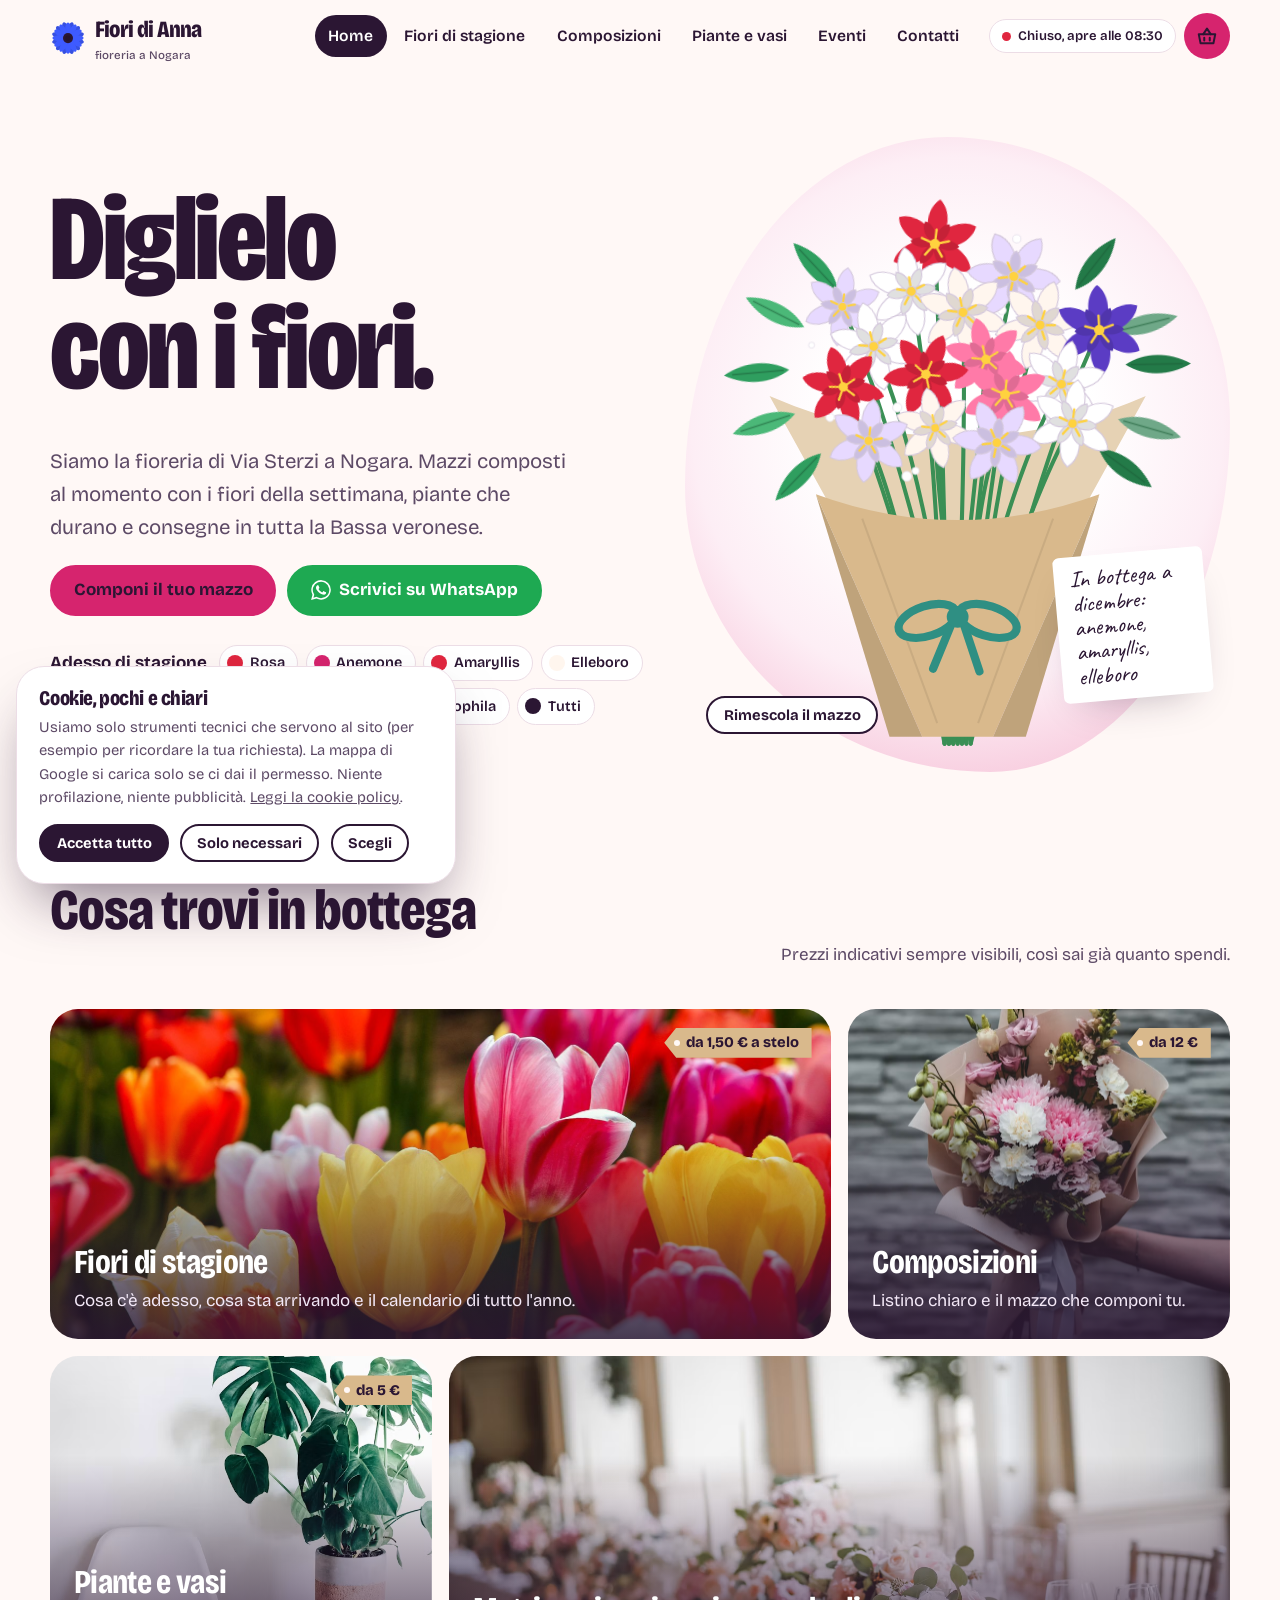
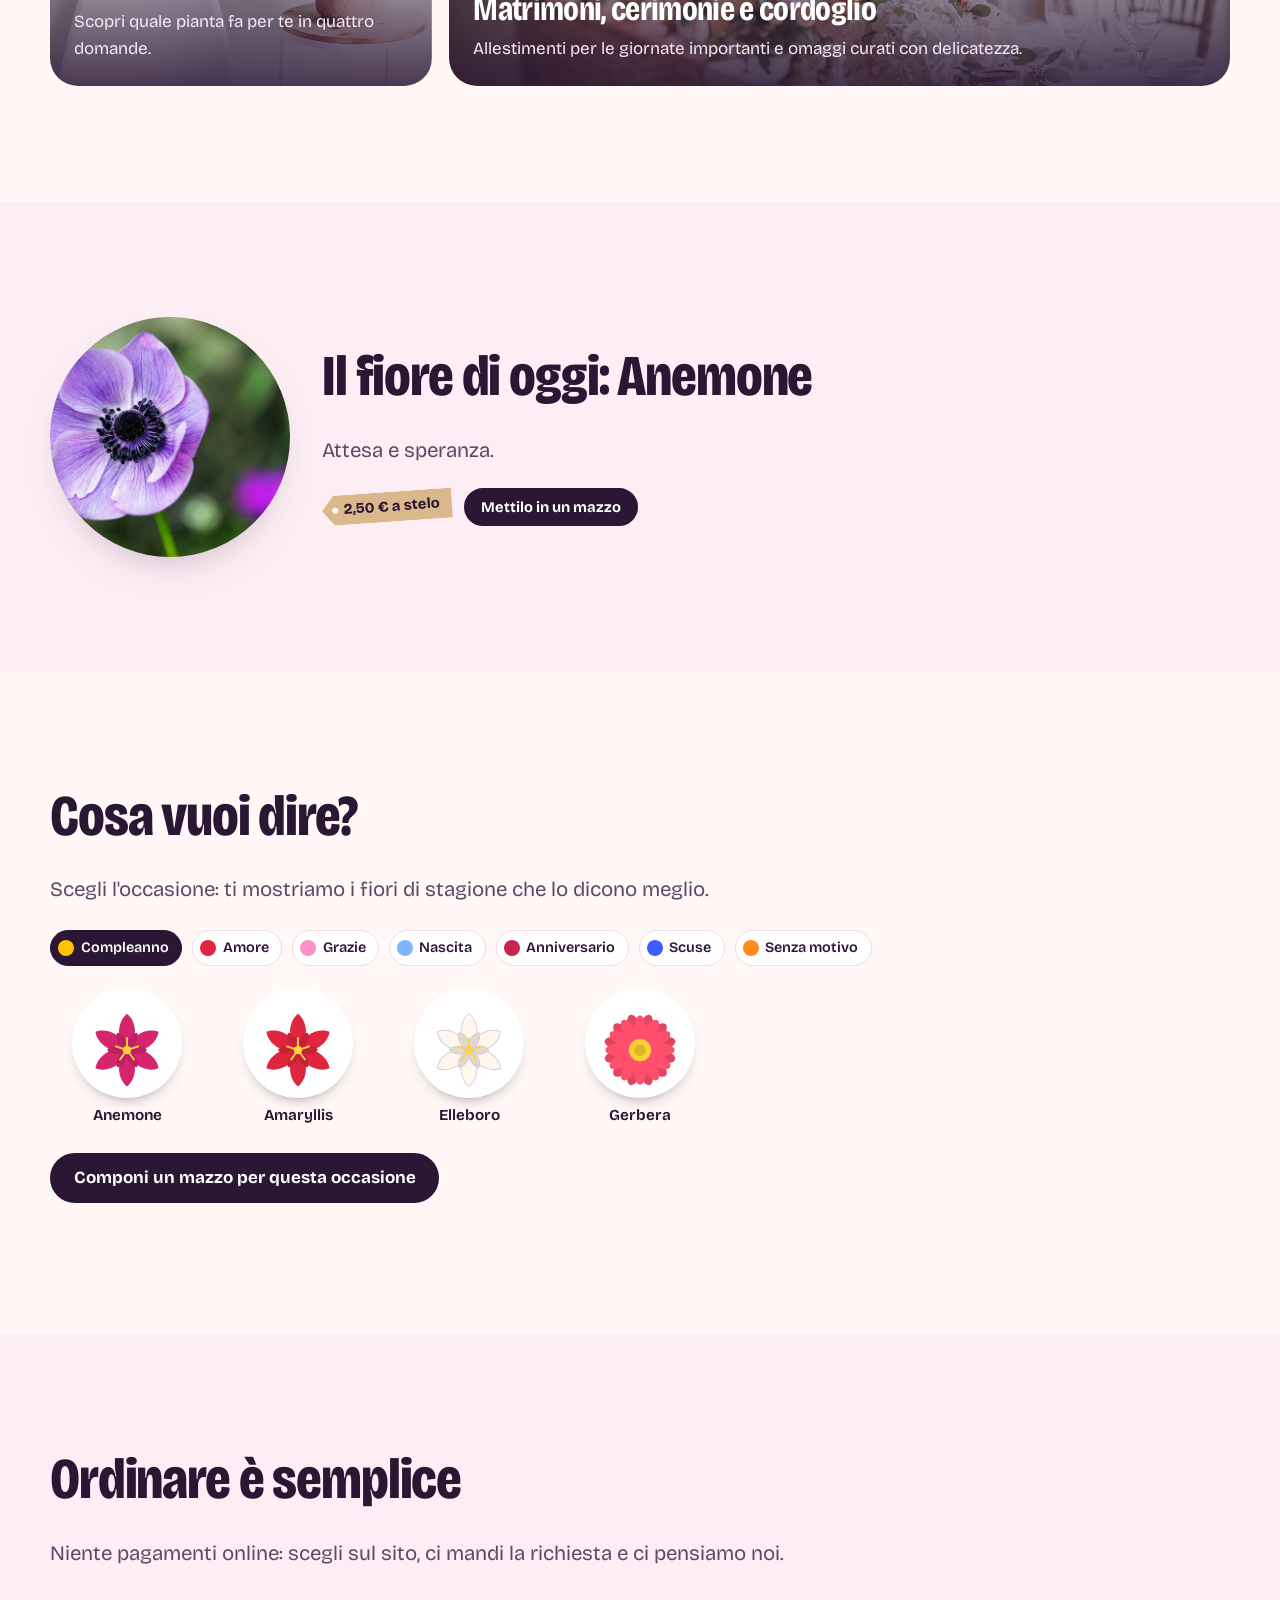
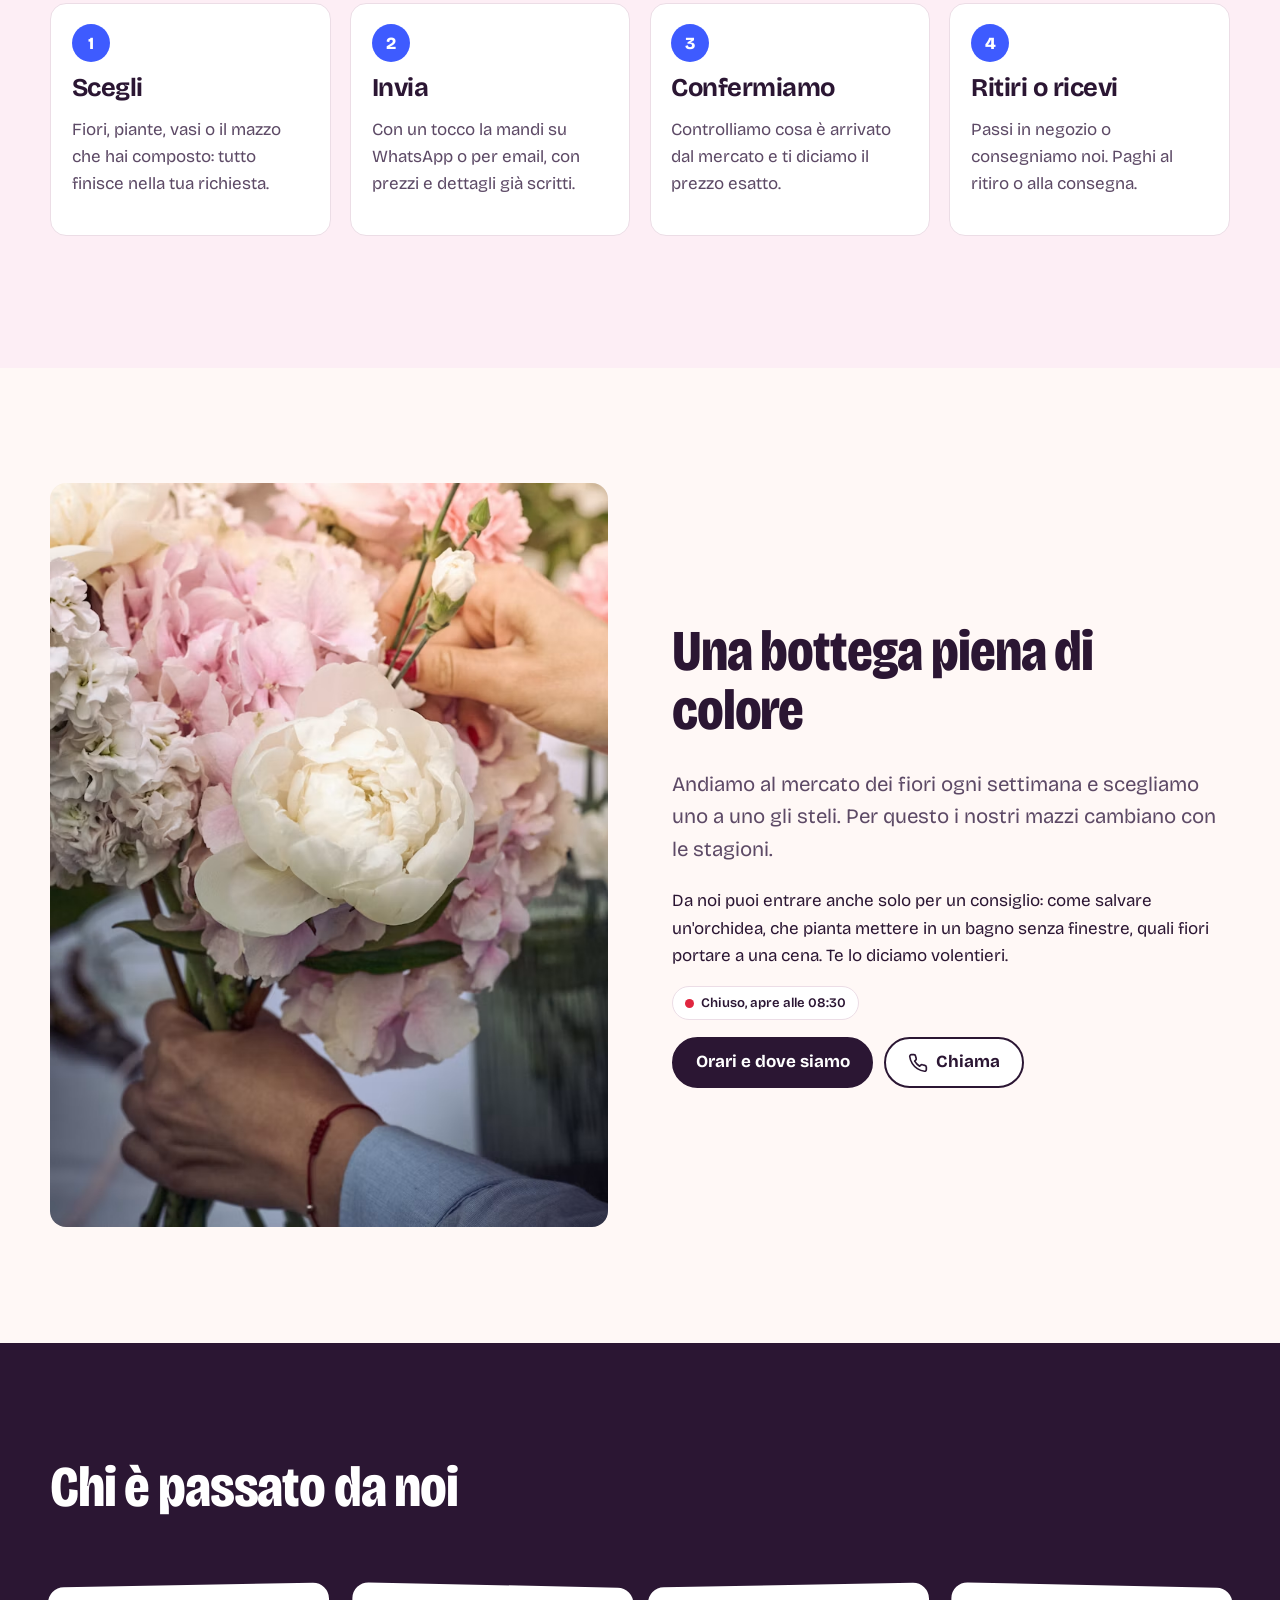
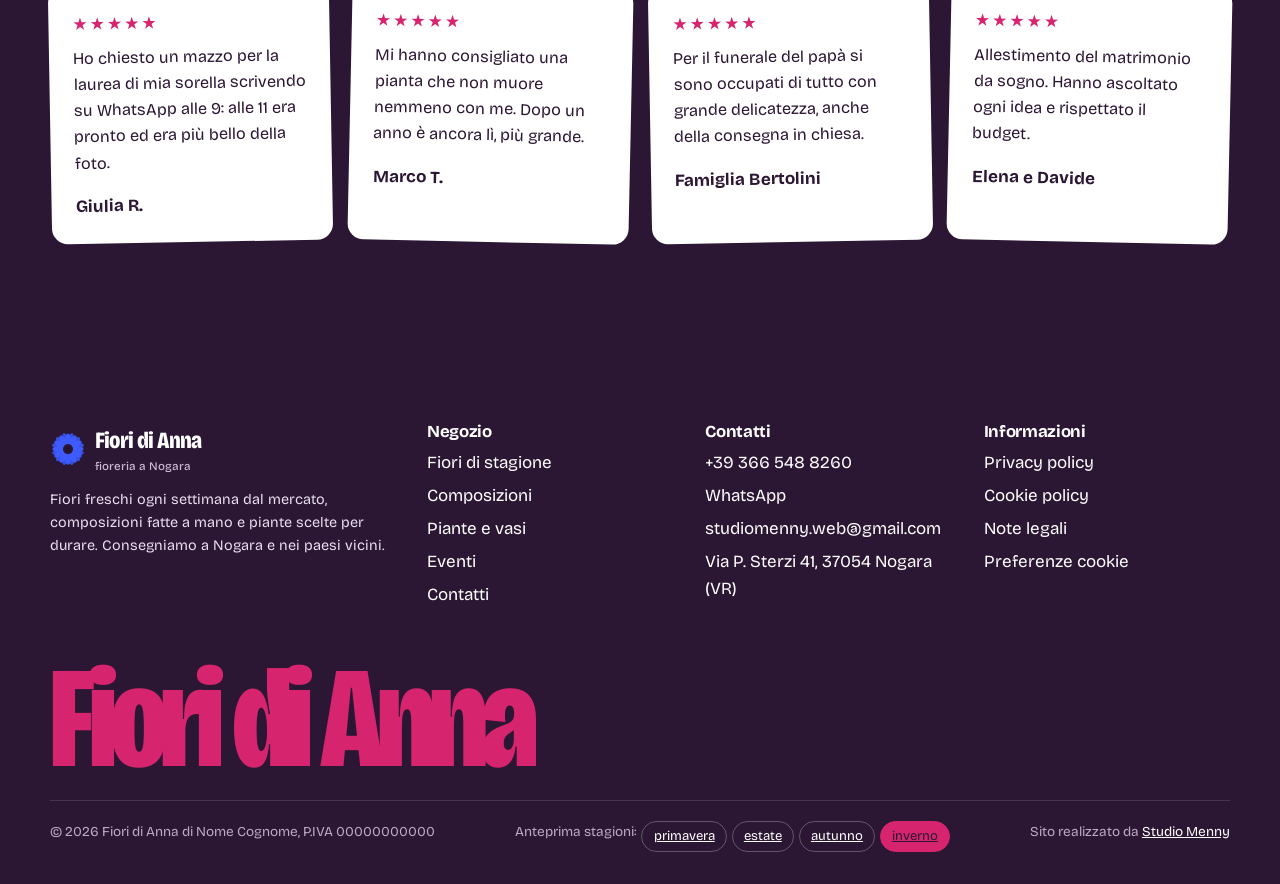
<file: index.html>
<!doctype html>
<html lang="it">
<head>
<meta charset="utf-8">
<meta name="viewport" content="width=device-width, initial-scale=1, viewport-fit=cover">
<title>Fiori di Anna, fioreria a Nogara: fiori di stagione, composizioni e piante</title>
<meta name="description" content="Fioreria a Nogara (VR): fiori di stagione, bouquet su misura, piante e vasi con prezzi chiari. Componi il tuo mazzo online e consegniamo nella Bassa veronese.">
<meta name="theme-color" content="#2b1633">
<meta property="og:type" content="website">
<meta property="og:title" content="Fiori di Anna, fioreria a Nogara: fiori di stagione, composizioni e piante">
<meta property="og:description" content="Fioreria a Nogara (VR): fiori di stagione, bouquet su misura, piante e vasi con prezzi chiari. Componi il tuo mazzo online e consegniamo nella Bassa veronese.">
<meta property="og:image" content="https://studiomenny.github.io/FIORI-DI-ANNA/img/og-image.jpg">
<meta property="og:url" content="https://studiomenny.github.io/FIORI-DI-ANNA/">
<link rel="canonical" href="https://studiomenny.github.io/FIORI-DI-ANNA/">
<meta property="og:site_name" content="Fiori di Anna">
<meta property="og:locale" content="it_IT">
<link rel="icon" href="img/favicon.svg" type="image/svg+xml">
<link rel="preload" href="fonts/bricolage.woff2" as="font" type="font/woff2" crossorigin>
<link rel="stylesheet" href="css/style.css?v=6">
<script type="application/ld+json">{"@context": "https://schema.org", "@type": "Florist", "name": "Fiori di Anna", "telephone": "+393665488260", "email": "studiomenny.web@gmail.com", "address": {"@type": "PostalAddress", "streetAddress": "Via P. Sterzi 41", "postalCode": "37054", "addressLocality": "Nogara", "addressRegion": "VR", "addressCountry": "IT"}, "openingHoursSpecification": [{"@type": "OpeningHoursSpecification", "dayOfWeek": ["Tuesday", "Wednesday", "Thursday", "Friday"], "opens": "08:30", "closes": "12:30"}, {"@type": "OpeningHoursSpecification", "dayOfWeek": ["Tuesday", "Wednesday", "Thursday", "Friday"], "opens": "15:30", "closes": "19:30"}, {"@type": "OpeningHoursSpecification", "dayOfWeek": "Saturday", "opens": "08:30", "closes": "19:30"}, {"@type": "OpeningHoursSpecification", "dayOfWeek": "Sunday", "opens": "08:30", "closes": "12:30"}], "priceRange": "€€", "areaServed": ["Nogara", "Gazzo Veronese", "Sorgà", "Salizzole", "Sanguinetto", "Casaleone", "Cerea", "Isola della Scala", "Bovolone"]}</script>
</head>
<body data-page="home">
<noscript><p style="padding:1rem;background:#fff3c4;margin:0">Per usare tutti gli strumenti del sito attiva JavaScript. Puoi comunque chiamarci al +39 366 548 8260 o scrivere a studiomenny.web@gmail.com.</p></noscript>
<main id="main">

<section class="hero">
  <div class="wrap hero-grid">
    <div>
      <h1>Diglielo<br>con i fiori.</h1>
      <p class="lead">Siamo la fioreria di Via Sterzi a Nogara. Mazzi composti al momento con i fiori della settimana, piante che durano e consegne in tutta la Bassa veronese.</p>
      <div class="btn-row">
        <a class="btn btn-season" href="composizioni.html#configuratore">Componi il tuo mazzo</a>
        <a class="btn btn-wa" href="https://wa.me/393665488260?text=Ciao%20Fiori%20di%20Anna!%20" target="_blank" rel="noopener"><svg viewBox="0 0 24 24" fill="currentColor" aria-hidden="true"><path d="M17.5 14.4c-.3-.1-1.8-.9-2-1-.3-.1-.5-.1-.7.1-.2.3-.8 1-.9 1.2-.2.2-.3.2-.6.1-.3-.1-1.3-.5-2.4-1.5-.9-.8-1.5-1.8-1.7-2.1-.2-.3 0-.5.1-.6l.4-.5.3-.5c.1-.2 0-.4 0-.5l-.9-2.2c-.2-.6-.5-.5-.7-.5h-.6c-.2 0-.5.1-.8.4-.3.3-1 1-1 2.5s1.1 2.9 1.2 3.1c.1.2 2.1 3.2 5.1 4.5.7.3 1.3.5 1.7.6.7.2 1.4.2 1.9.1.6-.1 1.8-.7 2-1.4.2-.7.2-1.3.2-1.4-.1-.1-.3-.2-.6-.3zM12 21.8a9.9 9.9 0 0 1-5-1.4l-.4-.2-3.7 1 1-3.6-.2-.4A9.9 9.9 0 1 1 12 21.8zm8.4-18.3A11.8 11.8 0 0 0 1.8 17.6L.1 24l6.5-1.7A11.8 11.8 0 0 0 23.8 12a11.7 11.7 0 0 0-3.4-8.5z"/></svg>Scrivici su WhatsApp</a>
      </div>
      <div class="now-strip" id="now-strip"></div>
    </div>
    <div class="hero-stage">
      <div id="hero-bouquet"></div>
      <p class="hero-note" id="hero-note"></p>
      <button class="btn btn-sm btn-light hero-shuffle" type="button" id="hero-shuffle">Rimescola il mazzo</button>
    </div>
  </div>
</section>

<section class="section" style="padding-top:2rem">
  <div class="wrap">
    <div class="section-head"><h2>Cosa trovi in bottega</h2><p class="muted">Prezzi indicativi sempre visibili, così sai già quanto spendi.</p></div>
    <div class="doors">
      <a class="door door-wide reveal" href="fiori.html" data-img="door-fiori.jpg" style="--fb:linear-gradient(135deg,#ff5fa2,#ffb400)"><span class="tag">da 1,50 € a stelo</span><h3>Fiori di stagione</h3><p>Cosa c'è adesso, cosa sta arrivando e il calendario di tutto l'anno.</p></a>
      <a class="door reveal" href="composizioni.html" data-img="door-composizioni.jpg" style="--fb:linear-gradient(135deg,#c7254e,#ff8a1f)"><span class="tag">da 12 €</span><h3>Composizioni</h3><p>Listino chiaro e il mazzo che componi tu.</p></a>
      <a class="door reveal" href="piante.html" data-img="door-piante.jpg" style="--fb:linear-gradient(135deg,#1f7a4d,#7fd6b0)"><span class="tag">da 5 €</span><h3>Piante e vasi</h3><p>Scopri quale pianta fa per te in quattro domande.</p></a>
      <a class="door door-wide reveal" href="eventi.html" data-img="door-eventi.jpg" style="--fb:linear-gradient(135deg,#3e5bff,#b98cff)"><h3>Matrimoni, cerimonie e cordoglio</h3><p>Allestimenti per le giornate importanti e omaggi curati con delicatezza.</p></a>
    </div>
  </div>
</section>

<section class="section section-tint">
  <div class="wrap fotd reveal" id="fotd"></div>
</section>

<section class="section">
  <div class="wrap">
    <h2>Cosa vuoi dire?</h2>
    <p class="lead">Scegli l'occasione: ti mostriamo i fiori di stagione che lo dicono meglio.</p>
    <div class="occasions" id="occasions"></div>
    <div class="occasion-result" id="occasion-result" aria-live="polite"></div>
    <p style="margin-top:1.6rem"><a class="btn" id="occasion-go" href="composizioni.html#configuratore">Componi un mazzo per questa occasione</a></p>
  </div>
</section>

<section class="section section-tint">
  <div class="wrap">
    <h2>Ordinare è semplice</h2>
    <p class="lead">Niente pagamenti online: scegli sul sito, ci mandi la richiesta e ci pensiamo noi.</p>
    <ol class="steps" style="padding:0;margin-top:2rem">
      <li><h3>Scegli</h3><p class="muted">Fiori, piante, vasi o il mazzo che hai composto: tutto finisce nella tua richiesta.</p></li>
      <li><h3>Invia</h3><p class="muted">Con un tocco la mandi su WhatsApp o per email, con prezzi e dettagli già scritti.</p></li>
      <li><h3>Confermiamo</h3><p class="muted">Controlliamo cosa è arrivato dal mercato e ti diciamo il prezzo esatto.</p></li>
      <li><h3>Ritiri o ricevi</h3><p class="muted">Passi in negozio o consegniamo noi. Paghi al ritiro o alla consegna.</p></li>
    </ol>
  </div>
</section>

<section class="section">
  <div class="wrap split">
    <div class="ph ph-tall reveal" data-img="bottega.jpg" style="--fb:linear-gradient(160deg,#ffb400,#ff5fa2 55%,#3e5bff)"></div>
    <div class="reveal">
      <h2>Una bottega piena di colore</h2>
      <p class="lead">Andiamo al mercato dei fiori ogni settimana e scegliamo uno a uno gli steli. Per questo i nostri mazzi cambiano con le stagioni.</p>
      <p>Da noi puoi entrare anche solo per un consiglio: come salvare un'orchidea, che pianta mettere in un bagno senza finestre, quali fiori portare a una cena. Te lo diciamo volentieri.</p>
      <p><span class="open-pill" data-open><i></i><span>…</span></span></p>
      <div class="btn-row"><a class="btn" href="contatti.html">Orari e dove siamo</a><a class="btn btn-light" href="tel:+393665488260"><svg viewBox="0 0 24 24" fill="none" stroke="currentColor" stroke-width="2" stroke-linecap="round" stroke-linejoin="round" aria-hidden="true"><path d="M22 16.9v3a2 2 0 0 1-2.2 2 19.8 19.8 0 0 1-8.6-3.1 19.5 19.5 0 0 1-6-6A19.8 19.8 0 0 1 2.1 4.2 2 2 0 0 1 4.1 2h3a2 2 0 0 1 2 1.7c.1.9.4 1.8.7 2.7a2 2 0 0 1-.5 2.1L8 9.8a16 16 0 0 0 6 6l1.3-1.3a2 2 0 0 1 2.1-.4c.9.3 1.8.6 2.7.7a2 2 0 0 1 1.7 2z"/></svg>Chiama</a></div>
    </div>
  </div>
</section>

<section class="section section-ink">
  <div class="wrap">
    <div class="section-head"><h2>Chi è passato da noi</h2></div>
    <div class="reviews" id="reviews"></div>
  </div>
</section>
</main>
<script src="js/data.js?v=6" defer></script>
<script src="js/app.js?v=6" defer></script>
</body>
</html>
</file>
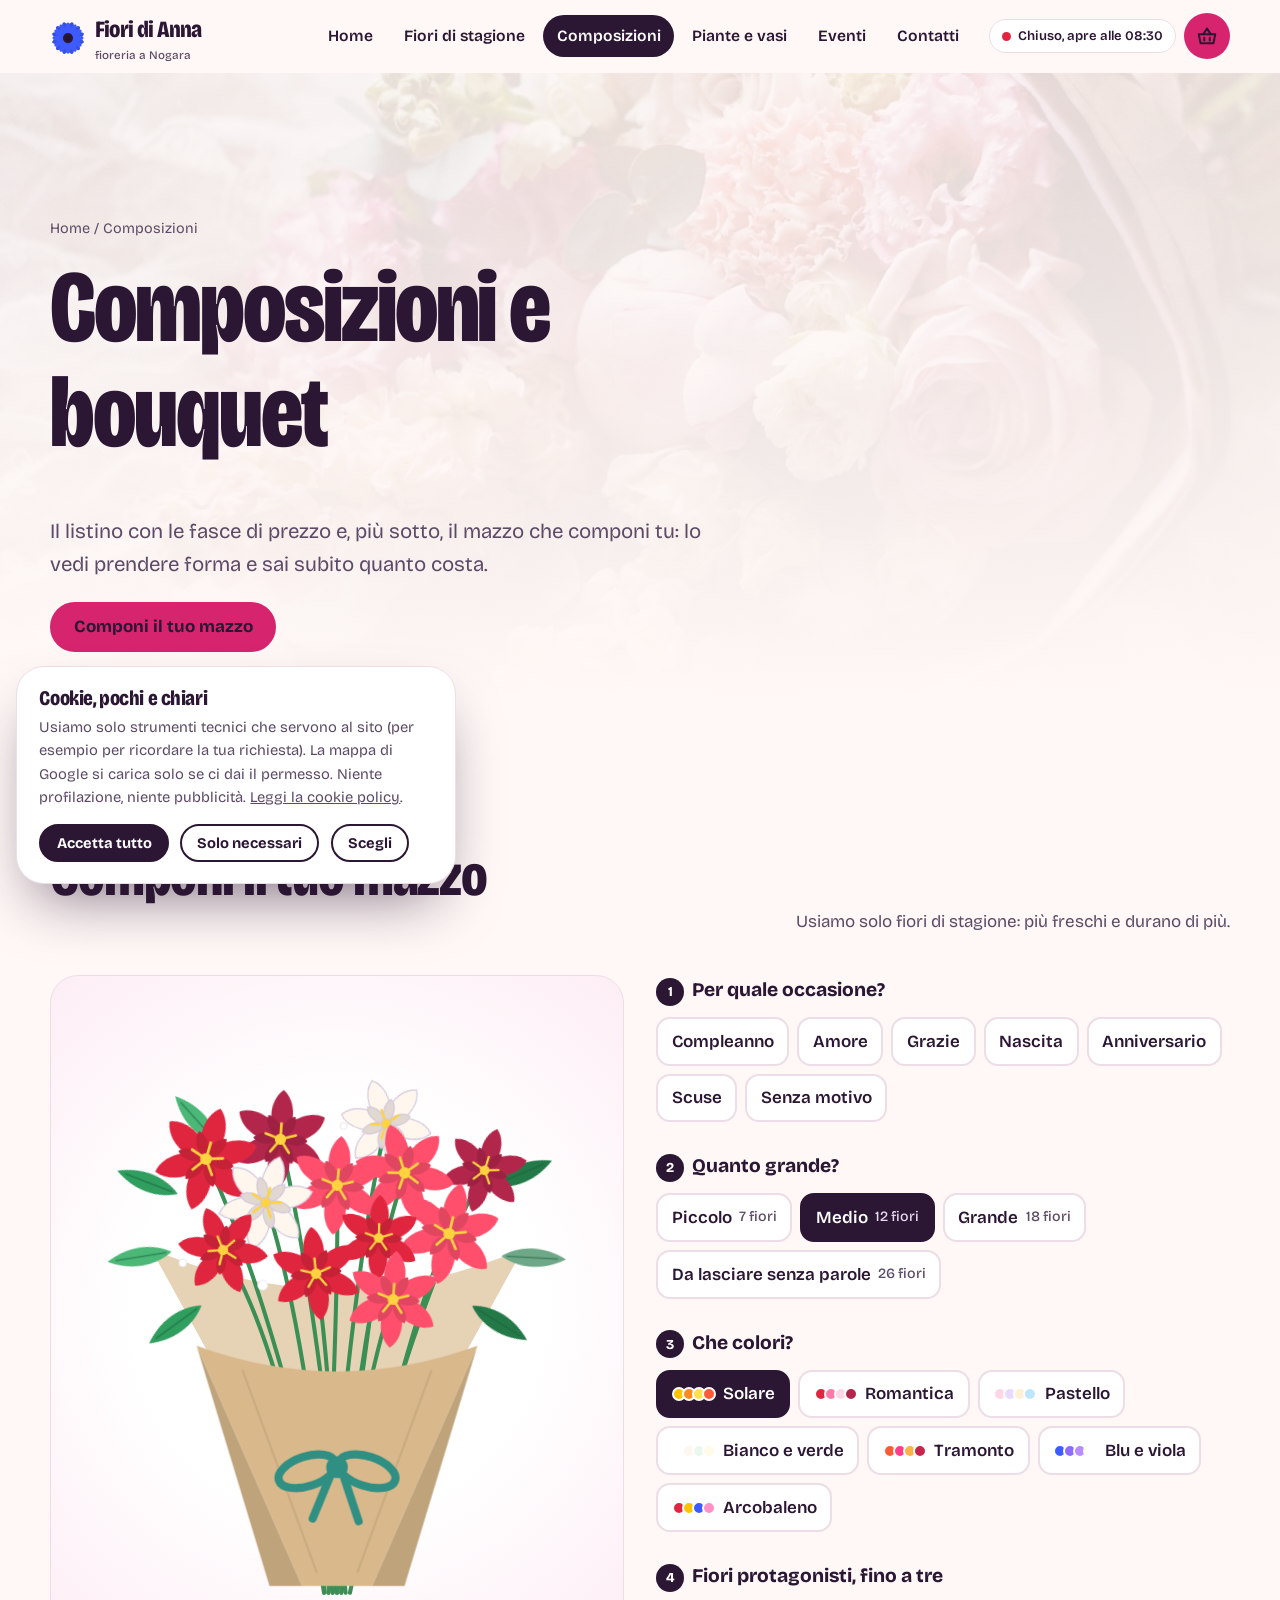
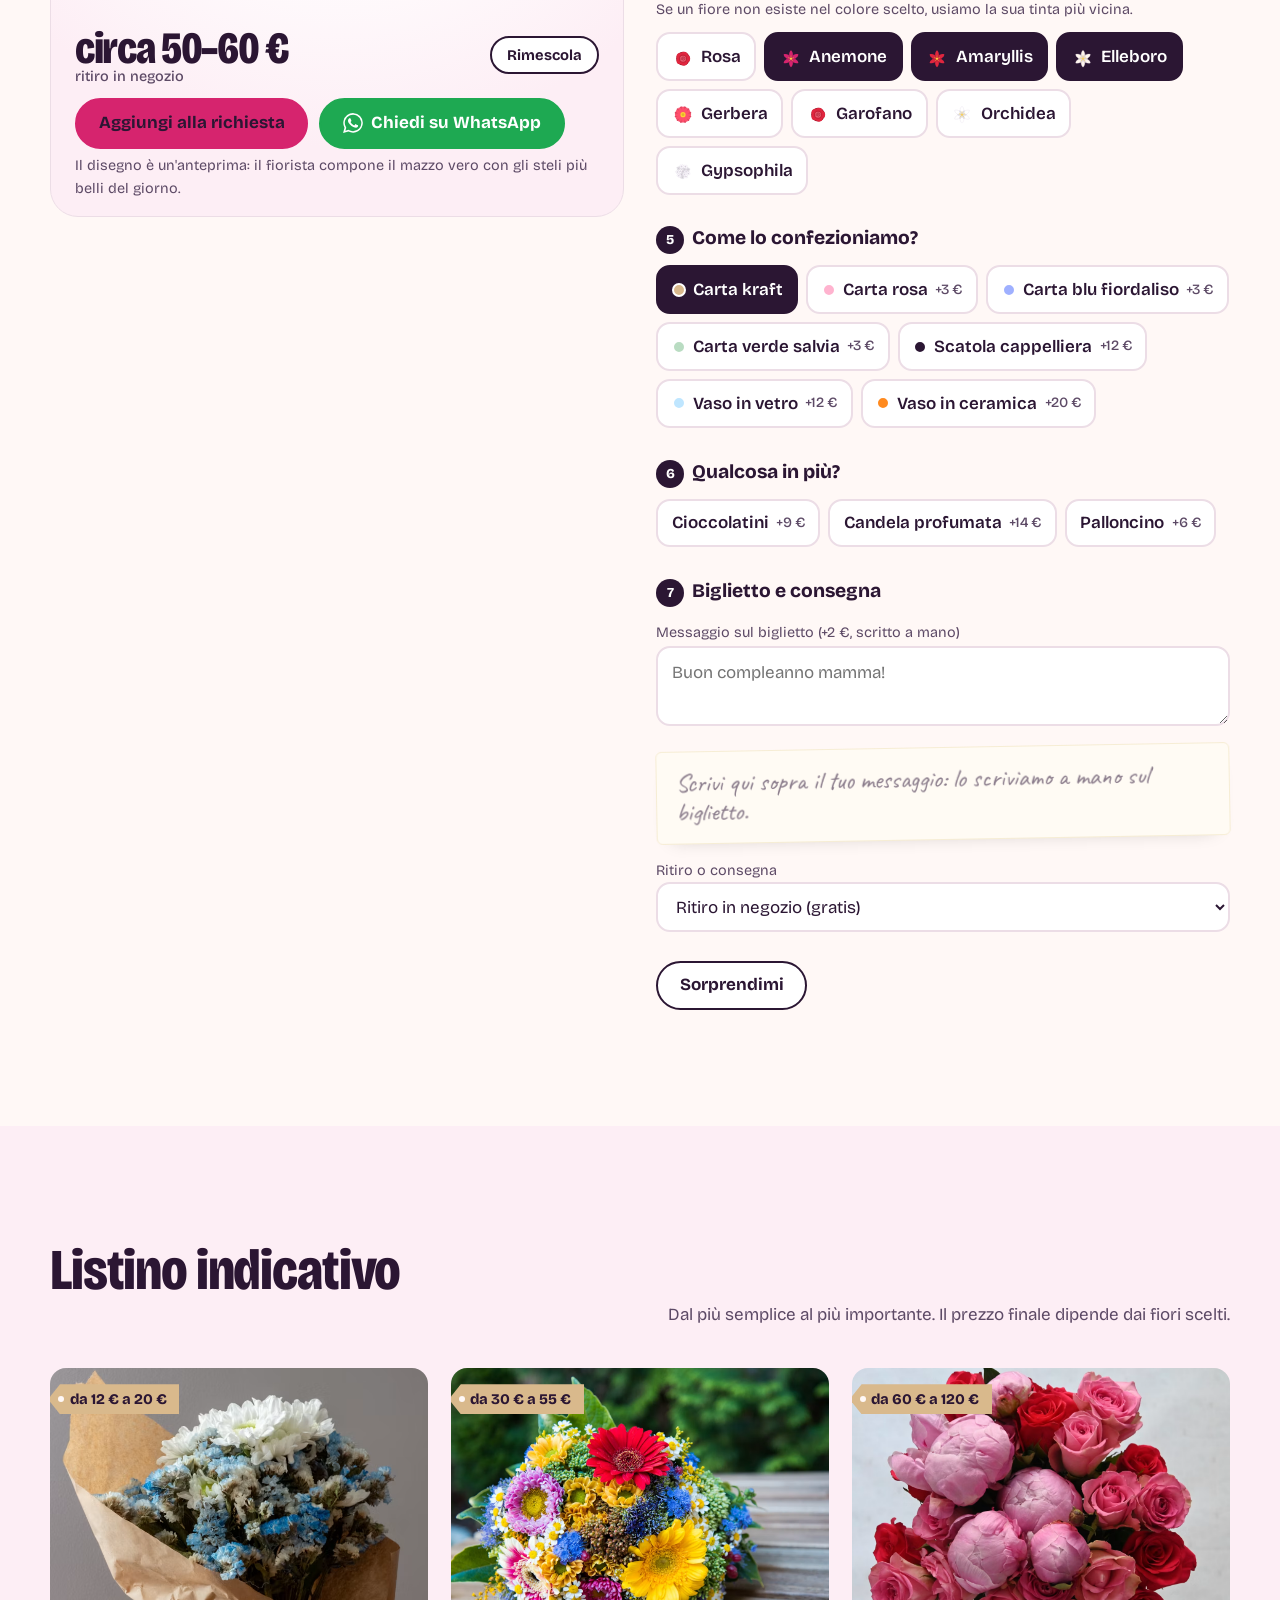
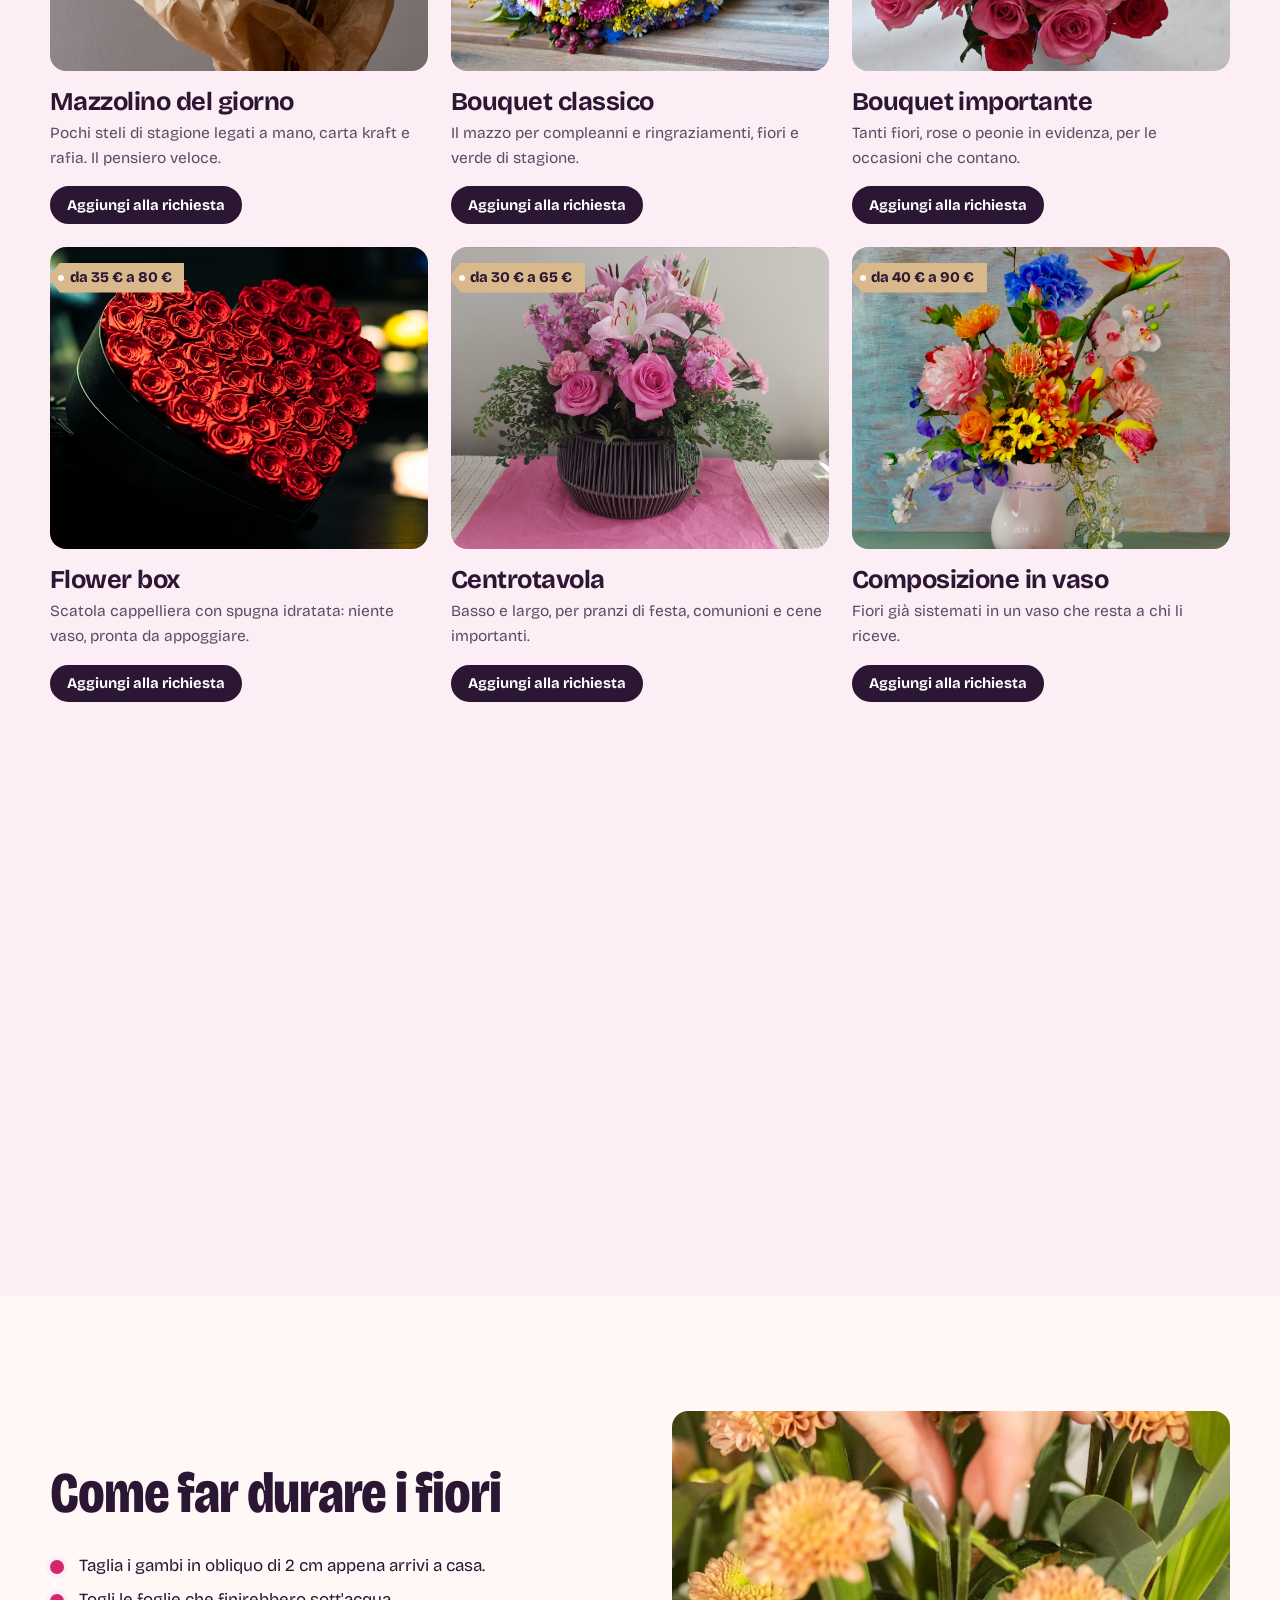
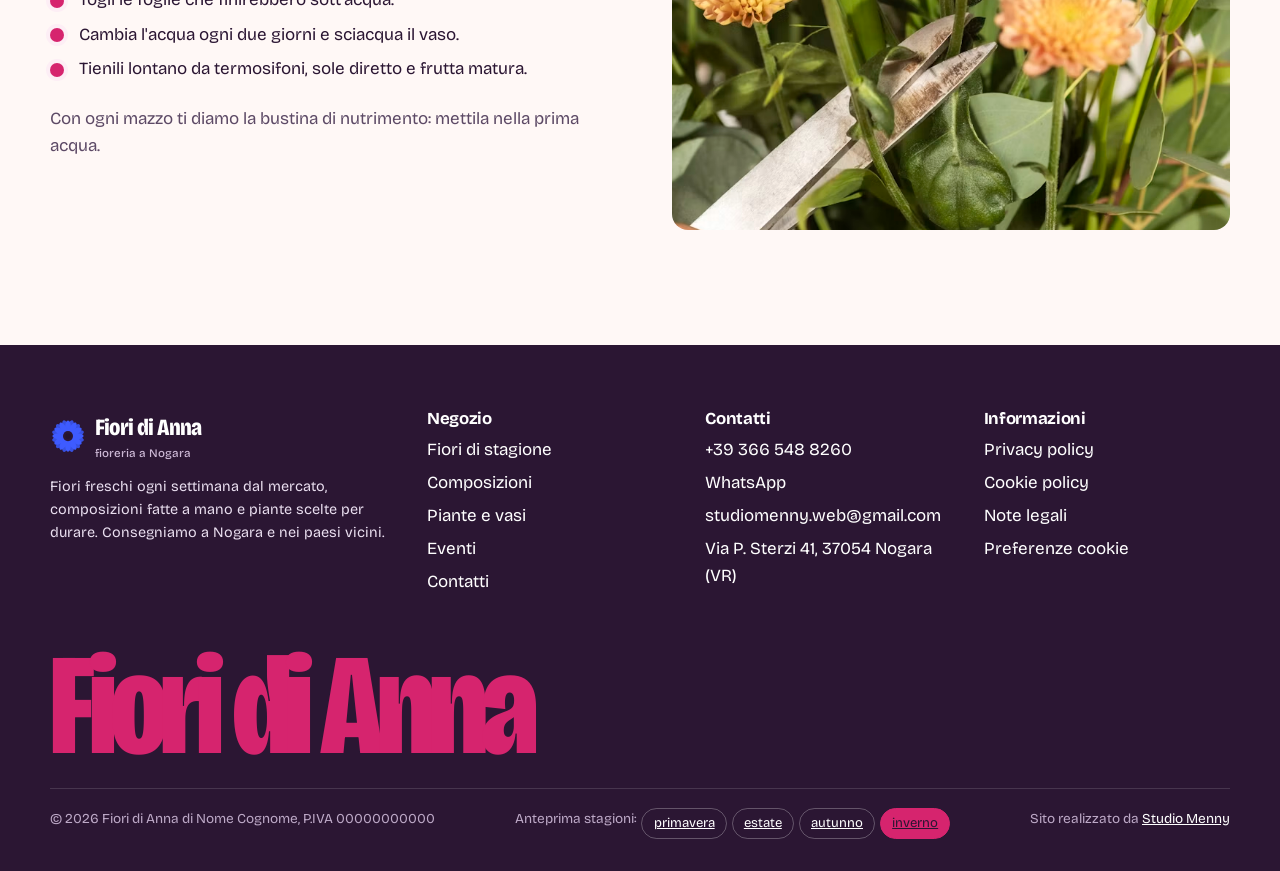
<file: composizioni.html>
<!doctype html>
<html lang="it">
<head>
<meta charset="utf-8">
<meta name="viewport" content="width=device-width, initial-scale=1, viewport-fit=cover">
<title>Composizioni e bouquet: prezzi e configuratore | Fiori di Anna, Nogara</title>
<meta name="description" content="Listino indicativo di bouquet, flower box, centrotavola e composizioni. Componi il tuo mazzo online, vedi l'anteprima e il prezzo, invialo su WhatsApp.">
<meta name="theme-color" content="#2b1633">
<meta property="og:type" content="website">
<meta property="og:title" content="Composizioni e bouquet: prezzi e configuratore | Fiori di Anna, Nogara">
<meta property="og:description" content="Listino indicativo di bouquet, flower box, centrotavola e composizioni. Componi il tuo mazzo online, vedi l'anteprima e il prezzo, invialo su WhatsApp.">
<meta property="og:image" content="https://studiomenny.github.io/FIORI-DI-ANNA/img/og-image.jpg">
<meta property="og:url" content="https://studiomenny.github.io/FIORI-DI-ANNA/composizioni.html">
<link rel="canonical" href="https://studiomenny.github.io/FIORI-DI-ANNA/composizioni.html">
<meta property="og:site_name" content="Fiori di Anna">
<meta property="og:locale" content="it_IT">
<link rel="icon" href="img/favicon.svg" type="image/svg+xml">
<link rel="preload" href="fonts/bricolage.woff2" as="font" type="font/woff2" crossorigin>
<link rel="stylesheet" href="css/style.css?v=6">
</head>
<body data-page="composizioni">
<noscript><p style="padding:1rem;background:#fff3c4;margin:0">Per usare tutti gli strumenti del sito attiva JavaScript. Puoi comunque chiamarci al +39 366 548 8260 o scrivere a studiomenny.web@gmail.com.</p></noscript>
<main id="main">

<section class="page-hero" data-img="head-composizioni.jpg">
  <div class="wrap">
    <p class="crumbs"><a href="index.html">Home</a> / Composizioni</p>
    <h1>Composizioni e bouquet</h1>
    <p class="lead">Il listino con le fasce di prezzo e, più sotto, il mazzo che componi tu: lo vedi prendere forma e sai subito quanto costa.</p>
    <a class="btn btn-season" href="#configuratore">Componi il tuo mazzo</a>
  </div>
</section>

<section class="section" id="configuratore" style="scroll-margin-top:80px">
  <div class="wrap">
    <div class="section-head"><h2>Componi il tuo mazzo</h2><p class="muted">Usiamo solo fiori di stagione: più freschi e durano di più.</p></div>
    <div class="builder">
      <div class="builder-stage" id="builder-stage">
        <div id="builder-svg"></div>
        <div class="builder-total">
          <p class="price" id="b-price" aria-live="polite" style="margin:0"></p>
          <button class="btn btn-sm btn-light" type="button" id="b-shuffle">Rimescola</button>
        </div>
        <div class="btn-row stage-actions" style="padding:.8rem .5rem .3rem">
          <button class="btn btn-season" type="button" id="b-add">Aggiungi alla richiesta</button>
          <button class="btn btn-wa" type="button" id="b-wa"><svg viewBox="0 0 24 24" fill="currentColor" aria-hidden="true"><path d="M17.5 14.4c-.3-.1-1.8-.9-2-1-.3-.1-.5-.1-.7.1-.2.3-.8 1-.9 1.2-.2.2-.3.2-.6.1-.3-.1-1.3-.5-2.4-1.5-.9-.8-1.5-1.8-1.7-2.1-.2-.3 0-.5.1-.6l.4-.5.3-.5c.1-.2 0-.4 0-.5l-.9-2.2c-.2-.6-.5-.5-.7-.5h-.6c-.2 0-.5.1-.8.4-.3.3-1 1-1 2.5s1.1 2.9 1.2 3.1c.1.2 2.1 3.2 5.1 4.5.7.3 1.3.5 1.7.6.7.2 1.4.2 1.9.1.6-.1 1.8-.7 2-1.4.2-.7.2-1.3.2-1.4-.1-.1-.3-.2-.6-.3zM12 21.8a9.9 9.9 0 0 1-5-1.4l-.4-.2-3.7 1 1-3.6-.2-.4A9.9 9.9 0 1 1 12 21.8zm8.4-18.3A11.8 11.8 0 0 0 1.8 17.6L.1 24l6.5-1.7A11.8 11.8 0 0 0 23.8 12a11.7 11.7 0 0 0-3.4-8.5z"/></svg>Chiedi su WhatsApp</button>
        </div>
        <p class="small muted stage-note" style="padding:0 .5rem;margin:0">Il disegno è un'anteprima: il fiorista compone il mazzo vero con gli steli più belli del giorno.</p>
      </div>
      <form id="builder-form" onsubmit="return false">
        <fieldset class="step"><legend><span>1</span>Per quale occasione?</legend><div class="opts" id="o-occ"></div></fieldset>
        <fieldset class="step"><legend><span>2</span>Quanto grande?</legend><div class="opts" id="o-size"></div></fieldset>
        <fieldset class="step"><legend><span>3</span>Che colori?</legend><div class="opts" id="o-pal"></div></fieldset>
        <fieldset class="step"><legend><span>4</span>Fiori protagonisti, fino a tre</legend><p class="small muted" style="margin:-.3rem 0 .7rem">Se un fiore non esiste nel colore scelto, usiamo la sua tinta più vicina.</p><div class="opts" id="o-fl"></div></fieldset>
        <fieldset class="step"><legend><span>5</span>Come lo confezioniamo?</legend><div class="opts" id="o-wrap"></div></fieldset>
        <fieldset class="step"><legend><span>6</span>Qualcosa in più?</legend><div class="opts" id="o-extra"></div></fieldset>
        <fieldset class="step"><legend><span>7</span>Biglietto e consegna</legend>
          <label for="card-text" class="small muted">Messaggio sul biglietto (+2 €, scritto a mano)</label>
          <textarea id="card-text" rows="2" maxlength="160" placeholder="Buon compleanno mamma!"></textarea>
          <div class="card-preview" id="card-preview" aria-hidden="true"></div>
          <label for="o-town" class="small muted" style="display:block;margin-top:1.2rem">Ritiro o consegna</label>
          <select id="o-town" name="town" class="field"></select>
        </fieldset>
        <div class="btn-row"><button class="btn btn-light" type="button" id="b-surprise">Sorprendimi</button></div>
        <div class="btn-row mobile-only" style="margin-top:1rem">
          <button class="btn btn-season" type="button" onclick="document.getElementById('b-add').click()">Aggiungi alla richiesta</button>
          <button class="btn btn-wa" type="button" onclick="document.getElementById('b-wa').click()"><svg viewBox="0 0 24 24" fill="currentColor" aria-hidden="true"><path d="M17.5 14.4c-.3-.1-1.8-.9-2-1-.3-.1-.5-.1-.7.1-.2.3-.8 1-.9 1.2-.2.2-.3.2-.6.1-.3-.1-1.3-.5-2.4-1.5-.9-.8-1.5-1.8-1.7-2.1-.2-.3 0-.5.1-.6l.4-.5.3-.5c.1-.2 0-.4 0-.5l-.9-2.2c-.2-.6-.5-.5-.7-.5h-.6c-.2 0-.5.1-.8.4-.3.3-1 1-1 2.5s1.1 2.9 1.2 3.1c.1.2 2.1 3.2 5.1 4.5.7.3 1.3.5 1.7.6.7.2 1.4.2 1.9.1.6-.1 1.8-.7 2-1.4.2-.7.2-1.3.2-1.4-.1-.1-.3-.2-.6-.3zM12 21.8a9.9 9.9 0 0 1-5-1.4l-.4-.2-3.7 1 1-3.6-.2-.4A9.9 9.9 0 1 1 12 21.8zm8.4-18.3A11.8 11.8 0 0 0 1.8 17.6L.1 24l6.5-1.7A11.8 11.8 0 0 0 23.8 12a11.7 11.7 0 0 0-3.4-8.5z"/></svg>Chiedi su WhatsApp</button>
        </div>
      </form>
    </div>
  </div>
</section>
<section class="section section-tint">
  <div class="wrap">
    <div class="section-head"><h2>Listino indicativo</h2><p class="muted">Dal più semplice al più importante. Il prezzo finale dipende dai fiori scelti.</p></div>
    <div class="price-list" id="price-list"></div>
  </div>
</section>
<section class="section">
  <div class="wrap split">
    <div>
      <h2>Come far durare i fiori</h2>
      <ul class="checks">
        <li>Taglia i gambi in obliquo di 2 cm appena arrivi a casa.</li>
        <li>Togli le foglie che finirebbero sott'acqua.</li>
        <li>Cambia l'acqua ogni due giorni e sciacqua il vaso.</li>
        <li>Tienili lontano da termosifoni, sole diretto e frutta matura.</li>
      </ul>
      <p class="muted">Con ogni mazzo ti diamo la bustina di nutrimento: mettila nella prima acqua.</p>
    </div>
    <div class="ph reveal" data-img="cura-fiori.jpg" style="--fb:linear-gradient(135deg,#bfe6ff,#ff8fc7)"></div>
  </div>
</section>
</main>
<script src="js/data.js?v=6" defer></script>
<script src="js/app.js?v=6" defer></script>
</body>
</html>
</file>
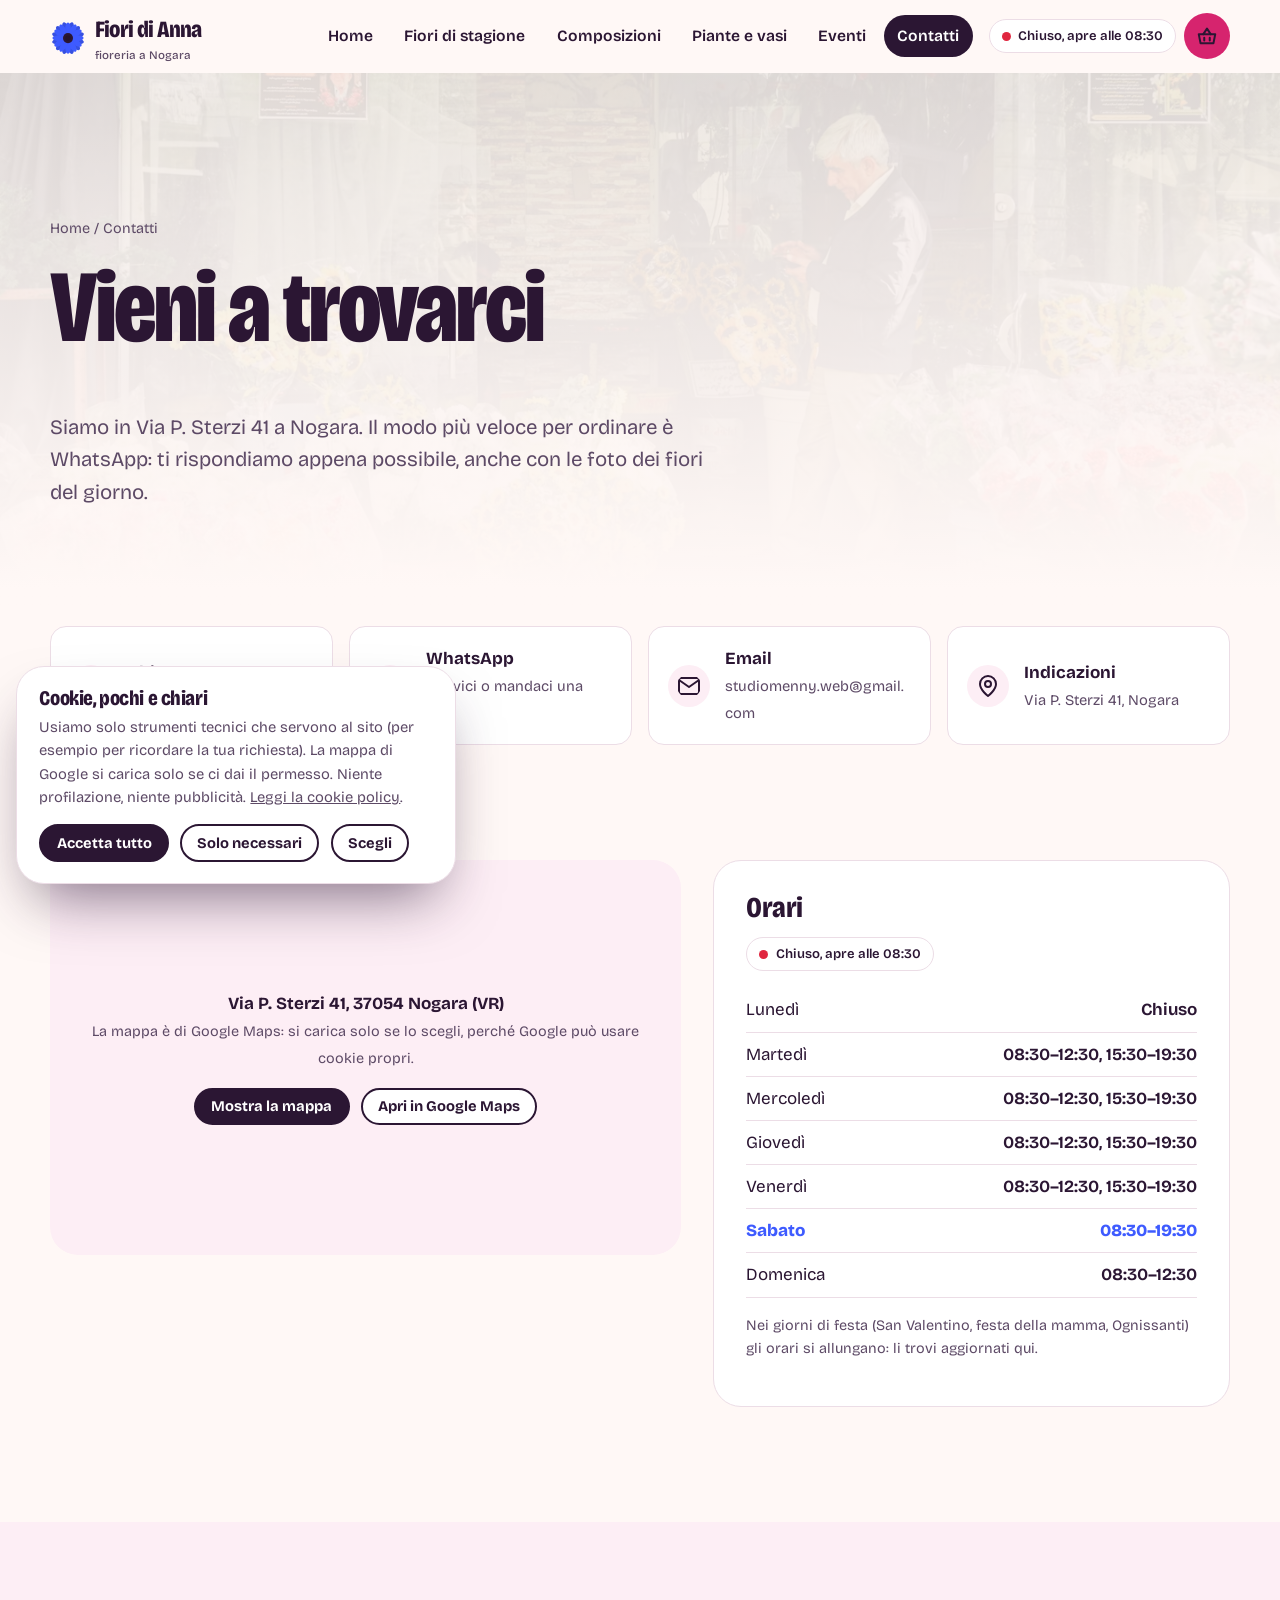
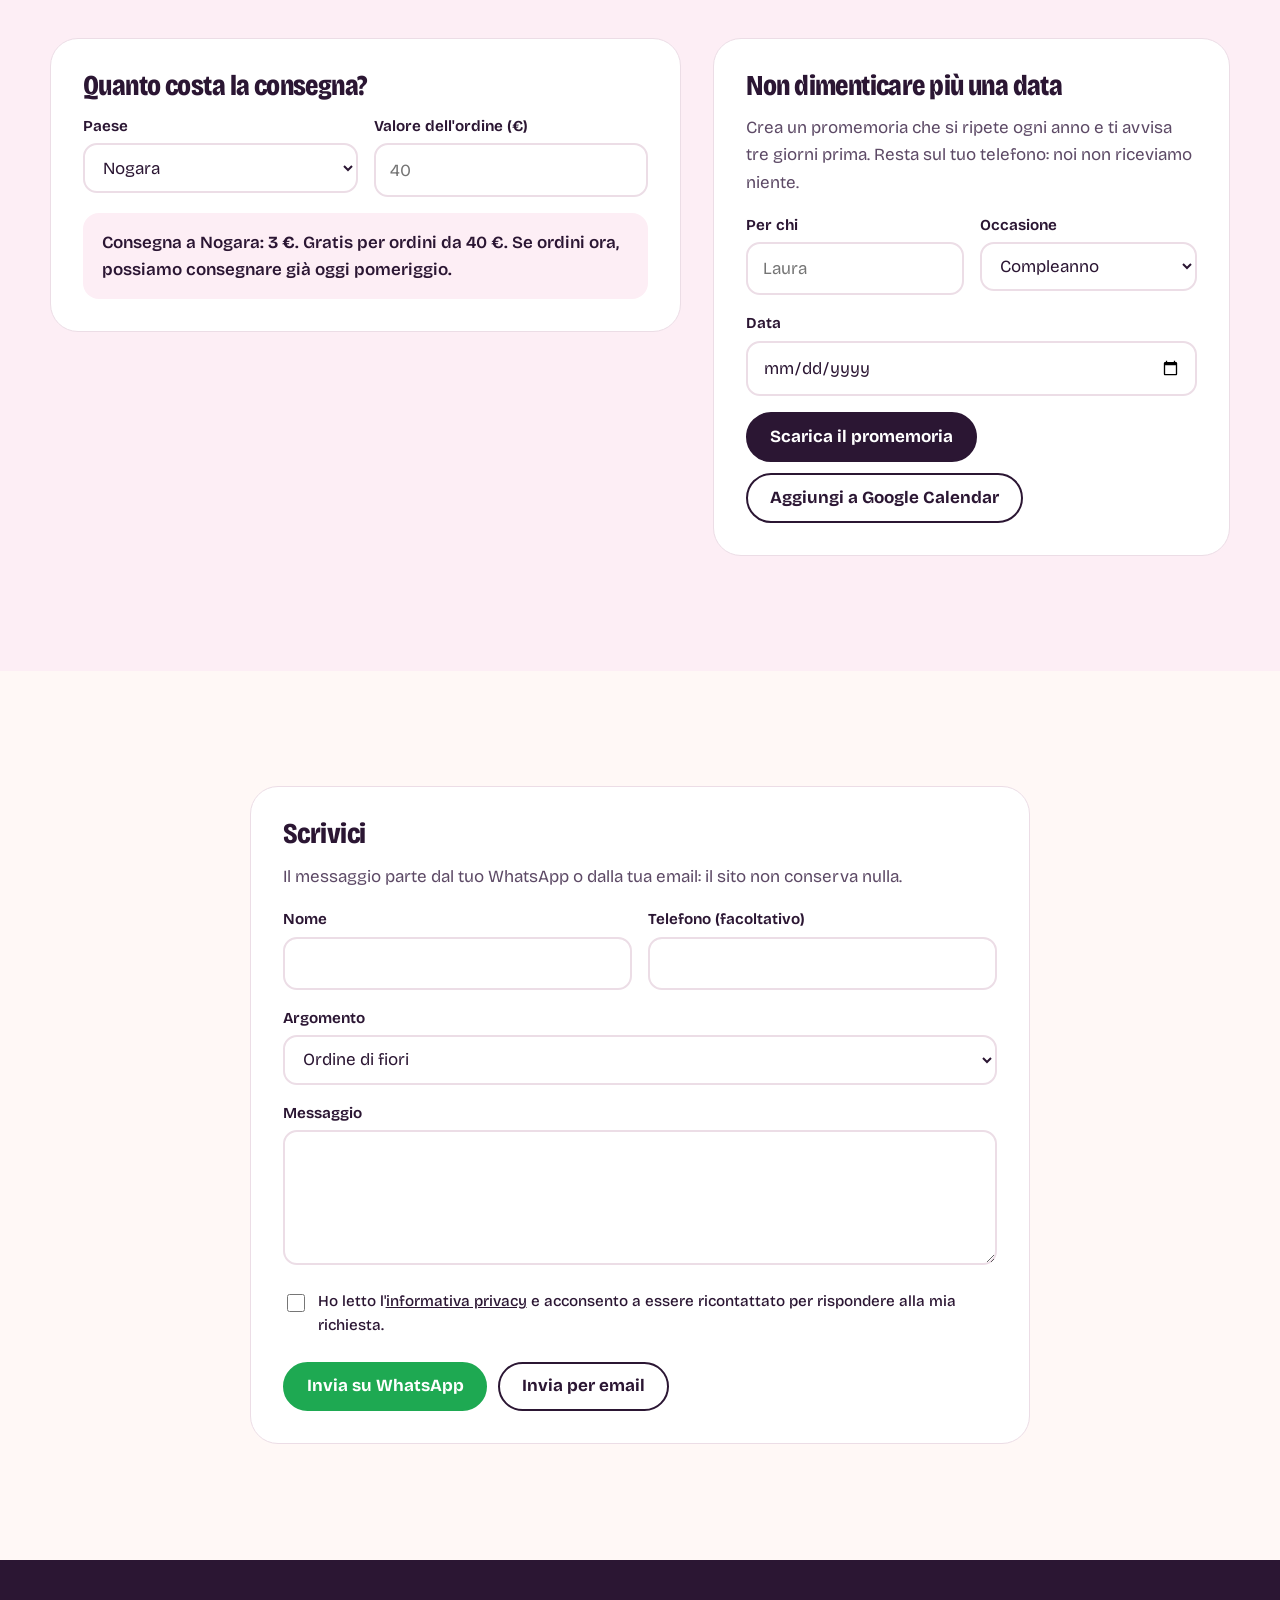
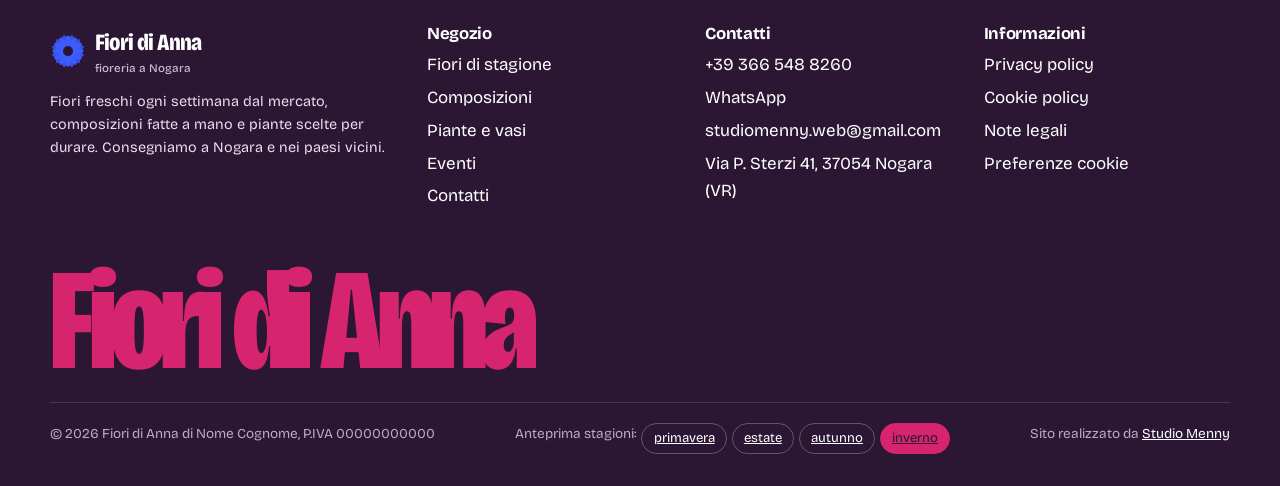
<file: contatti.html>
<!doctype html>
<html lang="it">
<head>
<meta charset="utf-8">
<meta name="viewport" content="width=device-width, initial-scale=1, viewport-fit=cover">
<title>Contatti, orari e consegne | Fiori di Anna, Nogara</title>
<meta name="description" content="Fiori di Anna, Via P. Sterzi 41 a Nogara (VR). Telefono, WhatsApp, email, orari, costi di consegna nei paesi vicini e promemoria per le date importanti.">
<meta name="theme-color" content="#2b1633">
<meta property="og:type" content="website">
<meta property="og:title" content="Contatti, orari e consegne | Fiori di Anna, Nogara">
<meta property="og:description" content="Fiori di Anna, Via P. Sterzi 41 a Nogara (VR). Telefono, WhatsApp, email, orari, costi di consegna nei paesi vicini e promemoria per le date importanti.">
<meta property="og:image" content="https://studiomenny.github.io/FIORI-DI-ANNA/img/og-image.jpg">
<meta property="og:url" content="https://studiomenny.github.io/FIORI-DI-ANNA/contatti.html">
<link rel="canonical" href="https://studiomenny.github.io/FIORI-DI-ANNA/contatti.html">
<meta property="og:site_name" content="Fiori di Anna">
<meta property="og:locale" content="it_IT">
<link rel="icon" href="img/favicon.svg" type="image/svg+xml">
<link rel="preload" href="fonts/bricolage.woff2" as="font" type="font/woff2" crossorigin>
<link rel="stylesheet" href="css/style.css?v=6">
</head>
<body data-page="contatti">
<noscript><p style="padding:1rem;background:#fff3c4;margin:0">Per usare tutti gli strumenti del sito attiva JavaScript. Puoi comunque chiamarci al +39 366 548 8260 o scrivere a studiomenny.web@gmail.com.</p></noscript>
<main id="main">

<section class="page-hero" data-img="head-contatti.jpg">
  <div class="wrap">
    <p class="crumbs"><a href="index.html">Home</a> / Contatti</p>
    <h1>Vieni a trovarci</h1>
    <p class="lead">Siamo in Via P. Sterzi 41 a Nogara. Il modo più veloce per ordinare è WhatsApp: ti rispondiamo appena possibile, anche con le foto dei fiori del giorno.</p>
    
  </div>
</section>

<section class="section" style="padding-top:1rem">
  <div class="wrap">
    <div class="contact-cards">
      <a class="ccard" href="tel:+393665488260"><svg viewBox="0 0 24 24" fill="none" stroke="currentColor" stroke-width="2" stroke-linecap="round" stroke-linejoin="round" aria-hidden="true"><path d="M22 16.9v3a2 2 0 0 1-2.2 2 19.8 19.8 0 0 1-8.6-3.1 19.5 19.5 0 0 1-6-6A19.8 19.8 0 0 1 2.1 4.2 2 2 0 0 1 4.1 2h3a2 2 0 0 1 2 1.7c.1.9.4 1.8.7 2.7a2 2 0 0 1-.5 2.1L8 9.8a16 16 0 0 0 6 6l1.3-1.3a2 2 0 0 1 2.1-.4c.9.3 1.8.6 2.7.7a2 2 0 0 1 1.7 2z"/></svg><div><b>Chiama</b><span>+39 366 548 8260</span></div></a>
      <a class="ccard" href="https://wa.me/393665488260?text=Ciao%20Fiori%20di%20Anna!%20" target="_blank" rel="noopener"><svg viewBox="0 0 24 24" fill="#1ea952" aria-hidden="true"><path d="M17.5 14.4c-.3-.1-1.8-.9-2-1-.3-.1-.5-.1-.7.1-.2.3-.8 1-.9 1.2-.2.2-.3.2-.6.1-.3-.1-1.3-.5-2.4-1.5-.9-.8-1.5-1.8-1.7-2.1-.2-.3 0-.5.1-.6l.4-.5.3-.5c.1-.2 0-.4 0-.5l-.9-2.2c-.2-.6-.5-.5-.7-.5h-.6c-.2 0-.5.1-.8.4-.3.3-1 1-1 2.5s1.1 2.9 1.2 3.1c.1.2 2.1 3.2 5.1 4.5.7.3 1.3.5 1.7.6.7.2 1.4.2 1.9.1.6-.1 1.8-.7 2-1.4.2-.7.2-1.3.2-1.4-.1-.1-.3-.2-.6-.3zM12 21.8a9.9 9.9 0 0 1-5-1.4l-.4-.2-3.7 1 1-3.6-.2-.4A9.9 9.9 0 1 1 12 21.8zm8.4-18.3A11.8 11.8 0 0 0 1.8 17.6L.1 24l6.5-1.7A11.8 11.8 0 0 0 23.8 12a11.7 11.7 0 0 0-3.4-8.5z"/></svg><div><b>WhatsApp</b><span>Scrivici o mandaci una foto</span></div></a>
      <a class="ccard" href="mailto:studiomenny.web@gmail.com"><svg viewBox="0 0 24 24" fill="none" stroke="currentColor" stroke-width="2" stroke-linecap="round" stroke-linejoin="round" aria-hidden="true"><rect x="2" y="4" width="20" height="16" rx="2"/><path d="m22 6-10 7L2 6"/></svg><div><b>Email</b><span>studiomenny.web@gmail.com</span></div></a>
      <a class="ccard" href="https://www.google.com/maps/search/?api=1&query=Via+P.+Sterzi+41+Nogara+VR" target="_blank" rel="noopener"><svg viewBox="0 0 24 24" fill="none" stroke="currentColor" stroke-width="2" stroke-linecap="round" stroke-linejoin="round" aria-hidden="true"><path d="M20 10c0 6-8 12-8 12s-8-6-8-12a8 8 0 0 1 16 0z"/><circle cx="12" cy="10" r="3"/></svg><div><b>Indicazioni</b><span>Via P. Sterzi 41, Nogara</span></div></a>
    </div>
  </div>
</section>
<section class="section" style="padding-top:0">
  <div class="wrap contact-grid">
    <div class="map-box" data-map></div>
    <div class="panel">
      <h2 style="font-size:1.8rem">Orari</h2>
      <p><span class="open-pill" data-open><i></i><span>…</span></span></p>
      <table class="hours"><tbody id="hours"></tbody></table>
      <p class="small muted" style="margin-top:1rem">Nei giorni di festa (San Valentino, festa della mamma, Ognissanti) gli orari si allungano: li trovi aggiornati qui.</p>
    </div>
  </div>
</section>
<section class="section section-tint">
  <div class="wrap contact-grid">
    <div class="panel">
      <h2 style="font-size:1.8rem">Quanto costa la consegna?</h2>
      <div class="form-grid">
        <div><label for="d-town">Paese</label><select id="d-town" class="field"></select></div>
        <div><label for="d-amount">Valore dell'ordine (€)</label><input id="d-amount" type="text" inputmode="numeric" placeholder="40"></div>
      </div>
      <div class="result-box" id="d-result" aria-live="polite"></div>
    </div>
    <form class="panel" id="rem-form">
      <h2 style="font-size:1.8rem">Non dimenticare più una data</h2>
      <p class="muted">Crea un promemoria che si ripete ogni anno e ti avvisa tre giorni prima. Resta sul tuo telefono: noi non riceviamo niente.</p>
      <div class="form-grid">
        <div><label for="r-chi">Per chi</label><input id="r-chi" name="chi" type="text" placeholder="Laura"></div>
        <div><label for="r-occ">Occasione</label><select id="r-occ" name="occasione" class="field"><option>Compleanno</option><option>Anniversario</option><option>Onomastico</option><option>Festa della mamma</option><option>Ricorrenza</option></select></div>
        <div class="full"><label for="r-data">Data</label><input id="r-data" name="data" type="date"></div>
      </div>
      <div class="btn-row" style="margin-top:1rem">
        <button class="btn" type="submit" value="ics">Scarica il promemoria</button>
        <button class="btn btn-light" type="submit" value="google">Aggiungi a Google Calendar</button>
      </div>
    </form>
  </div>
</section>
<section class="section">
  <div class="wrap" style="max-width:780px">
    <form class="panel" id="msg-form" novalidate>
      <h2 style="font-size:1.8rem">Scrivici</h2>
      <p class="muted">Il messaggio parte dal tuo WhatsApp o dalla tua email: il sito non conserva nulla.</p>
      <div class="form-grid">
        <div><label for="m-nome">Nome</label><input id="m-nome" name="nome" type="text" autocomplete="name" required></div>
        <div><label for="m-tel">Telefono (facoltativo)</label><input id="m-tel" name="telefono" type="tel" autocomplete="tel"></div>
        <div class="full"><label for="m-arg">Argomento</label><select id="m-arg" name="argomento" class="field"><option>Ordine di fiori</option><option>Matrimonio o cerimonia</option><option>Abbonamento per attività</option><option>Cordoglio</option><option>Altro</option></select></div>
        <div class="full"><label for="m-msg">Messaggio</label><textarea id="m-msg" name="messaggio" rows="4" required></textarea></div>
        <div class="full check-row"><input id="m-priv" name="privacy" type="checkbox" value="1"><label for="m-priv" style="font-weight:500">Ho letto l'<a href="privacy.html">informativa privacy</a> e acconsento a essere ricontattato per rispondere alla mia richiesta.</label></div>
      </div>
      <div class="btn-row" style="margin-top:1.2rem">
        <button class="btn btn-wa" type="submit" value="wa">Invia su WhatsApp</button>
        <button class="btn btn-light" type="submit" value="mail">Invia per email</button>
      </div>
    </form>
  </div>
</section>
</main>
<script src="js/data.js?v=6" defer></script>
<script src="js/app.js?v=6" defer></script>
</body>
</html>
</file>
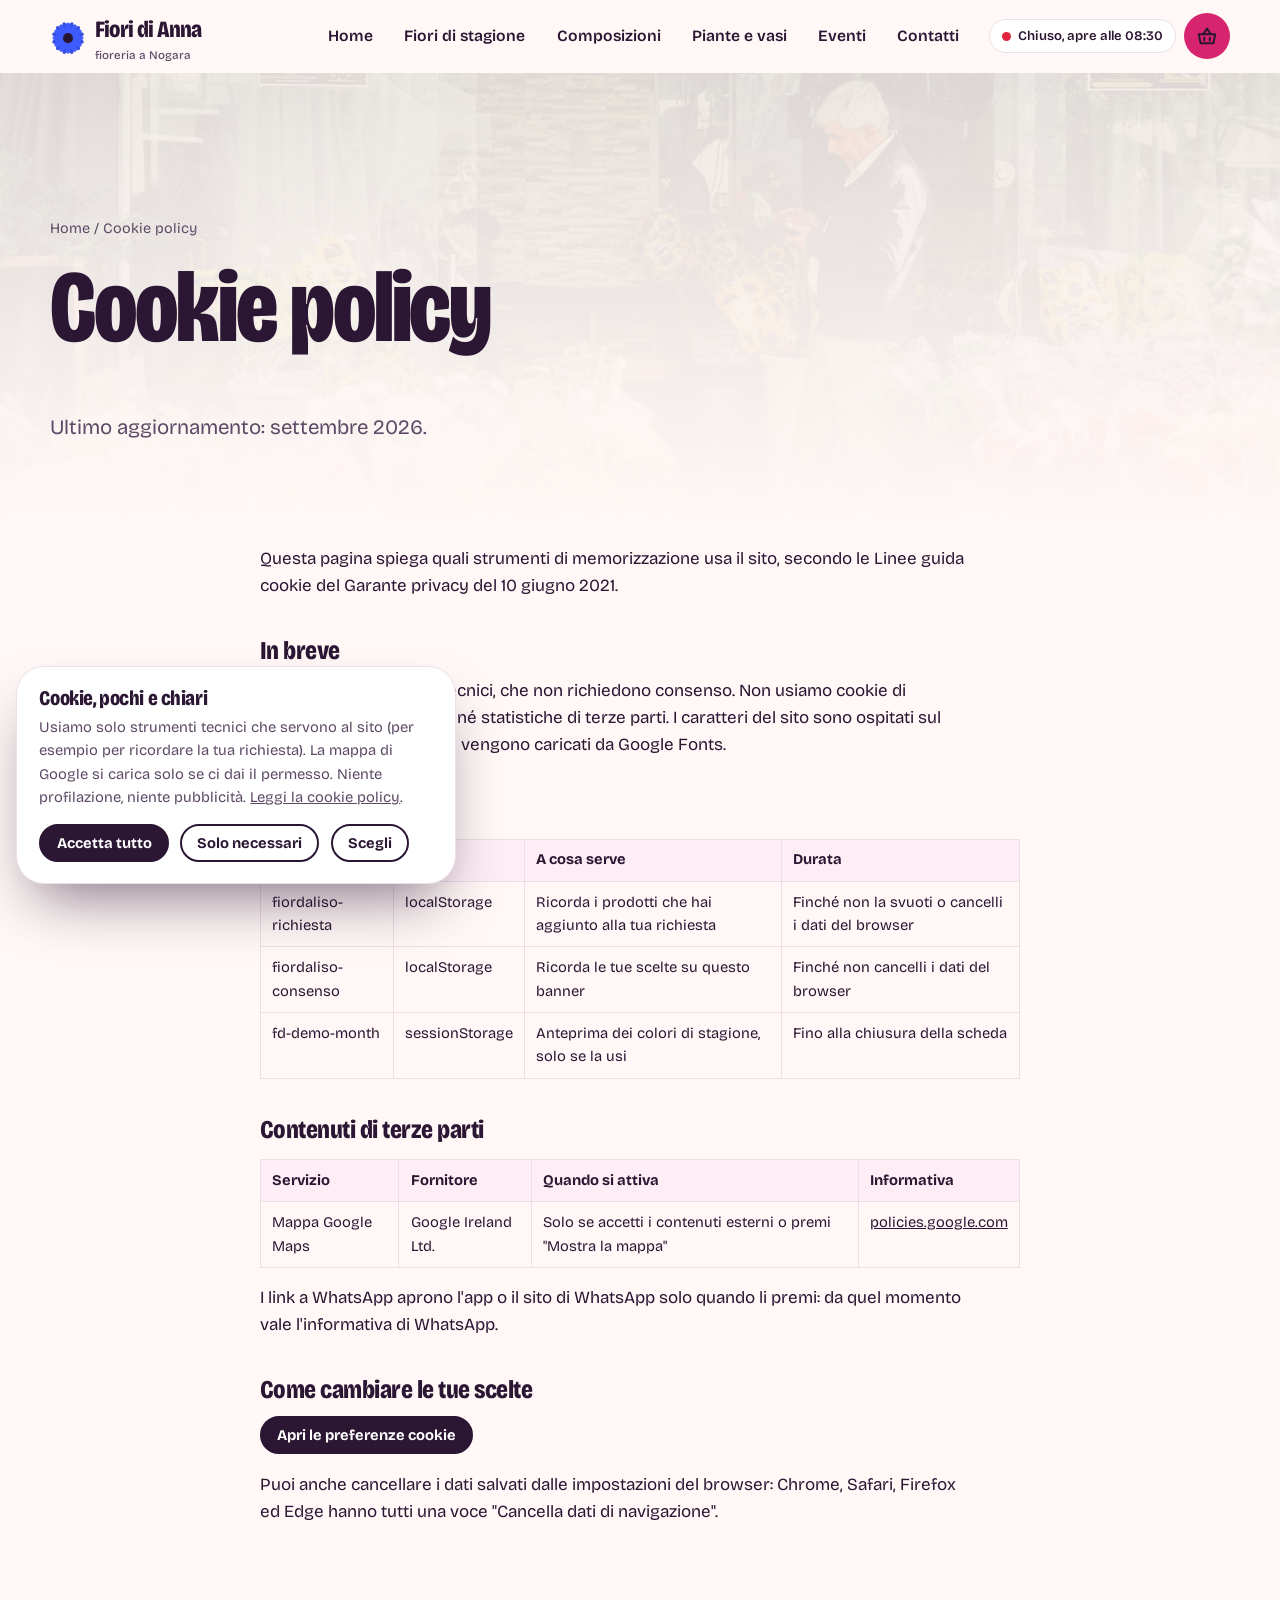
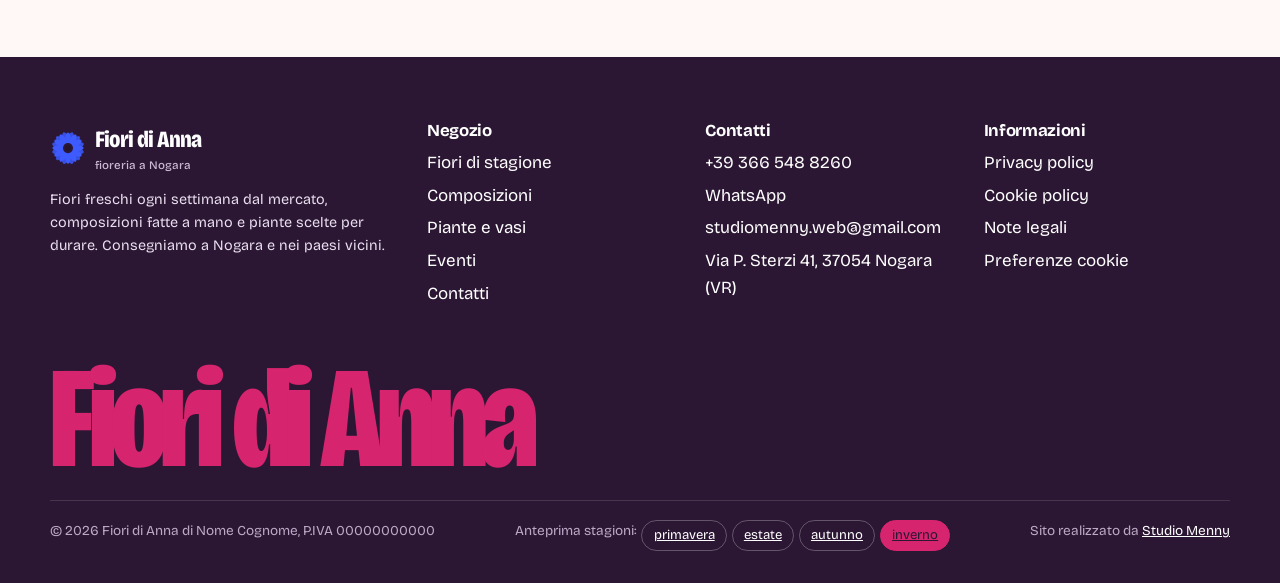
<file: cookie.html>
<!doctype html>
<html lang="it">
<head>
<meta charset="utf-8">
<meta name="viewport" content="width=device-width, initial-scale=1, viewport-fit=cover">
<title>Cookie policy | Fiori di Anna, Nogara</title>
<meta name="description" content="Cookie policy del sito di Fiori di Anna, fioreria a Nogara.">
<meta name="theme-color" content="#2b1633">
<meta property="og:type" content="website">
<meta property="og:title" content="Cookie policy | Fiori di Anna, Nogara">
<meta property="og:description" content="Cookie policy del sito di Fiori di Anna, fioreria a Nogara.">
<meta property="og:image" content="https://studiomenny.github.io/FIORI-DI-ANNA/img/og-image.jpg">
<meta property="og:url" content="https://studiomenny.github.io/FIORI-DI-ANNA/cookie.html">
<link rel="canonical" href="https://studiomenny.github.io/FIORI-DI-ANNA/cookie.html">
<meta property="og:site_name" content="Fiori di Anna">
<meta property="og:locale" content="it_IT">
<link rel="icon" href="img/favicon.svg" type="image/svg+xml">
<link rel="preload" href="fonts/bricolage.woff2" as="font" type="font/woff2" crossorigin>
<link rel="stylesheet" href="css/style.css?v=6">
</head>
<body data-page="legale">
<noscript><p style="padding:1rem;background:#fff3c4;margin:0">Per usare tutti gli strumenti del sito attiva JavaScript. Puoi comunque chiamarci al +39 366 548 8260 o scrivere a studiomenny.web@gmail.com.</p></noscript>
<main id="main">

<section class="page-hero" data-img="head-contatti.jpg">
  <div class="wrap">
    <p class="crumbs"><a href="index.html">Home</a> / Cookie policy</p>
    <h1>Cookie policy</h1>
    <p class="lead">Ultimo aggiornamento: <span data-upd>settembre 2026</span>.</p>
    
  </div>
</section>
<section class="section" style="padding-top:0"><div class="wrap legal">
<p>Questa pagina spiega quali strumenti di memorizzazione usa il sito, secondo le Linee guida cookie del Garante privacy del 10 giugno 2021.</p>
<h2>In breve</h2>
<p>Usiamo solo strumenti tecnici, che non richiedono consenso. Non usiamo cookie di profilazione, di pubblicità né statistiche di terze parti. I caratteri del sito sono ospitati sul nostro server, quindi non vengono caricati da Google Fonts.</p>
<h2>Strumenti tecnici</h2>
<table>
<tr><th>Nome</th><th>Tipo</th><th>A cosa serve</th><th>Durata</th></tr>
<tr><td>fiordaliso-richiesta</td><td>localStorage</td><td>Ricorda i prodotti che hai aggiunto alla tua richiesta</td><td>Finché non la svuoti o cancelli i dati del browser</td></tr>
<tr><td>fiordaliso-consenso</td><td>localStorage</td><td>Ricorda le tue scelte su questo banner</td><td>Finché non cancelli i dati del browser</td></tr>
<tr><td>fd-demo-month</td><td>sessionStorage</td><td>Anteprima dei colori di stagione, solo se la usi</td><td>Fino alla chiusura della scheda</td></tr>
</table>
<h2>Contenuti di terze parti</h2>
<table>
<tr><th>Servizio</th><th>Fornitore</th><th>Quando si attiva</th><th>Informativa</th></tr>
<tr><td>Mappa Google Maps</td><td>Google Ireland Ltd.</td><td>Solo se accetti i contenuti esterni o premi "Mostra la mappa"</td><td><a href="https://policies.google.com/privacy" target="_blank" rel="noopener">policies.google.com</a></td></tr>
</table>
<p>I link a WhatsApp aprono l'app o il sito di WhatsApp solo quando li premi: da quel momento vale l'informativa di WhatsApp.</p>
<h2>Come cambiare le tue scelte</h2>
<p><button class="btn btn-sm" type="button" data-cookie-open>Apri le preferenze cookie</button></p>
<p>Puoi anche cancellare i dati salvati dalle impostazioni del browser: Chrome, Safari, Firefox ed Edge hanno tutti una voce "Cancella dati di navigazione".</p>
</div></section>
</main>
<script src="js/data.js?v=6" defer></script>
<script src="js/app.js?v=6" defer></script>
</body>
</html>
</file>
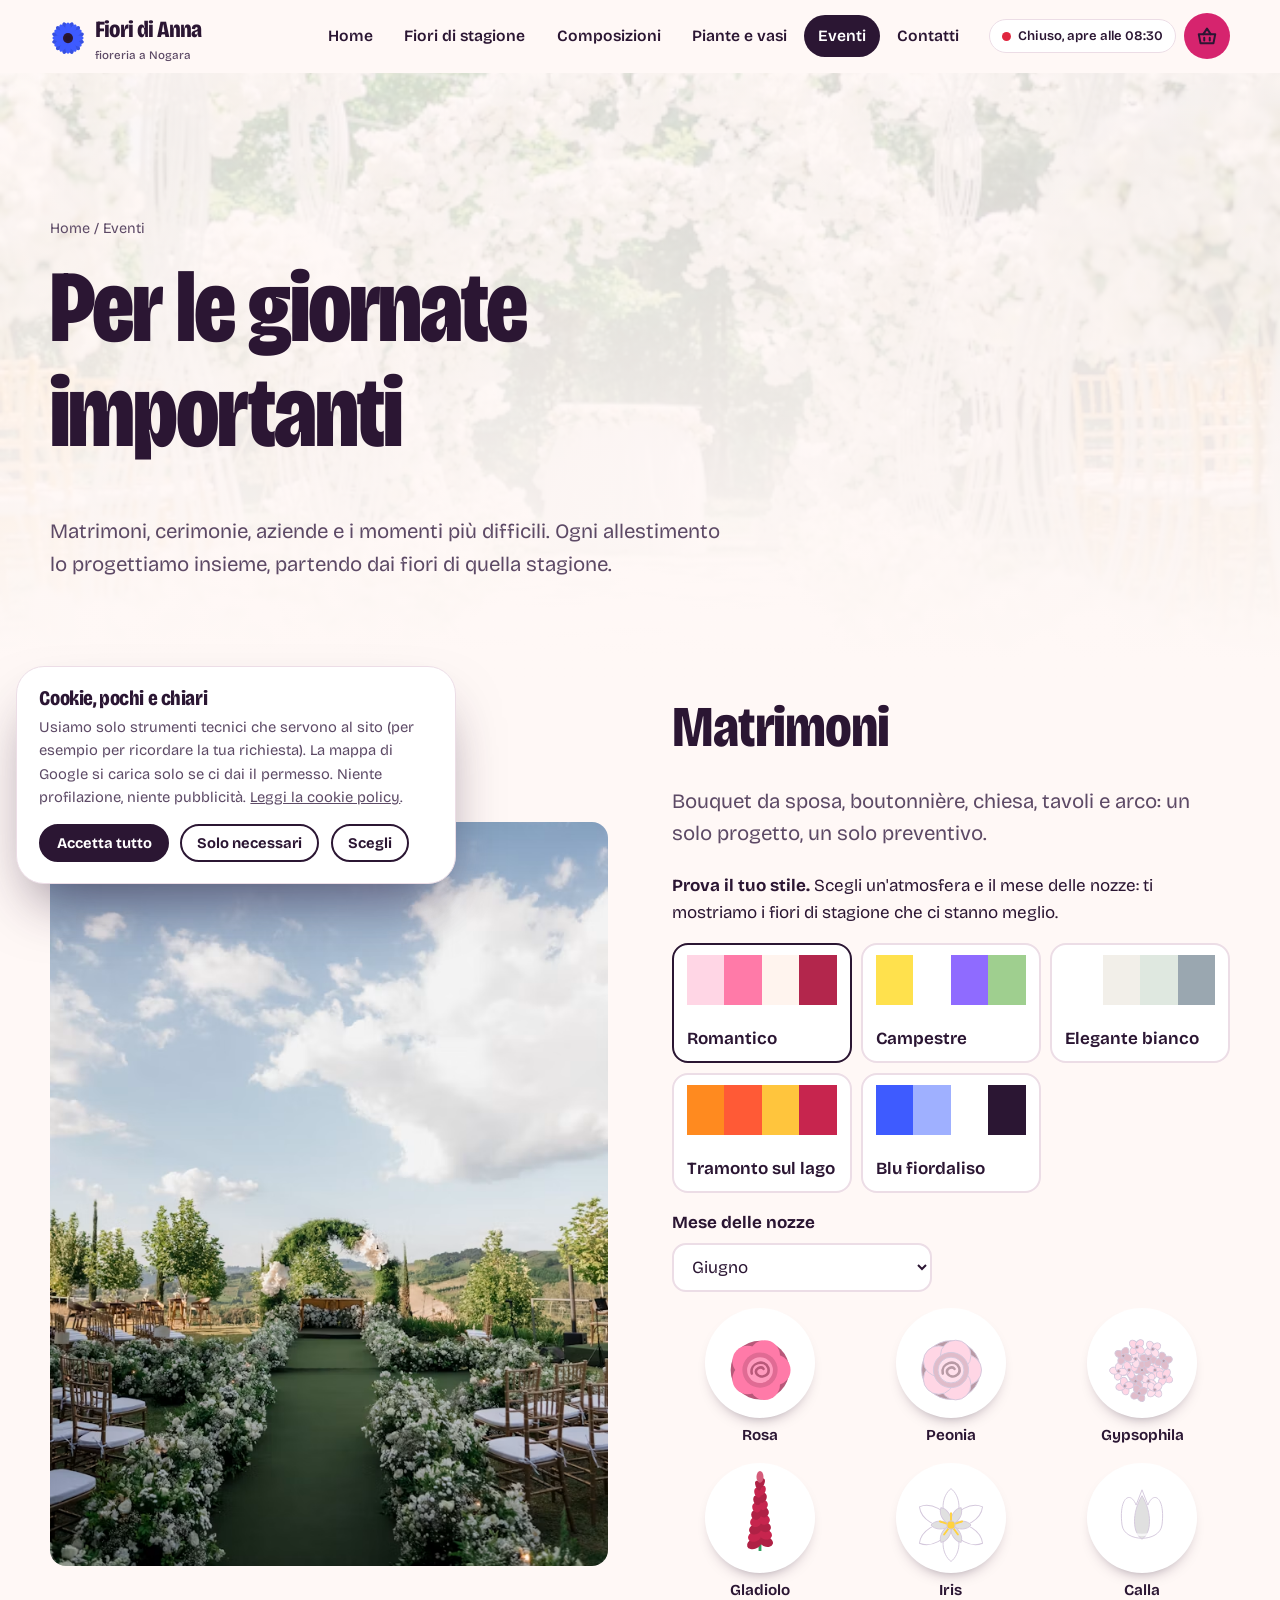
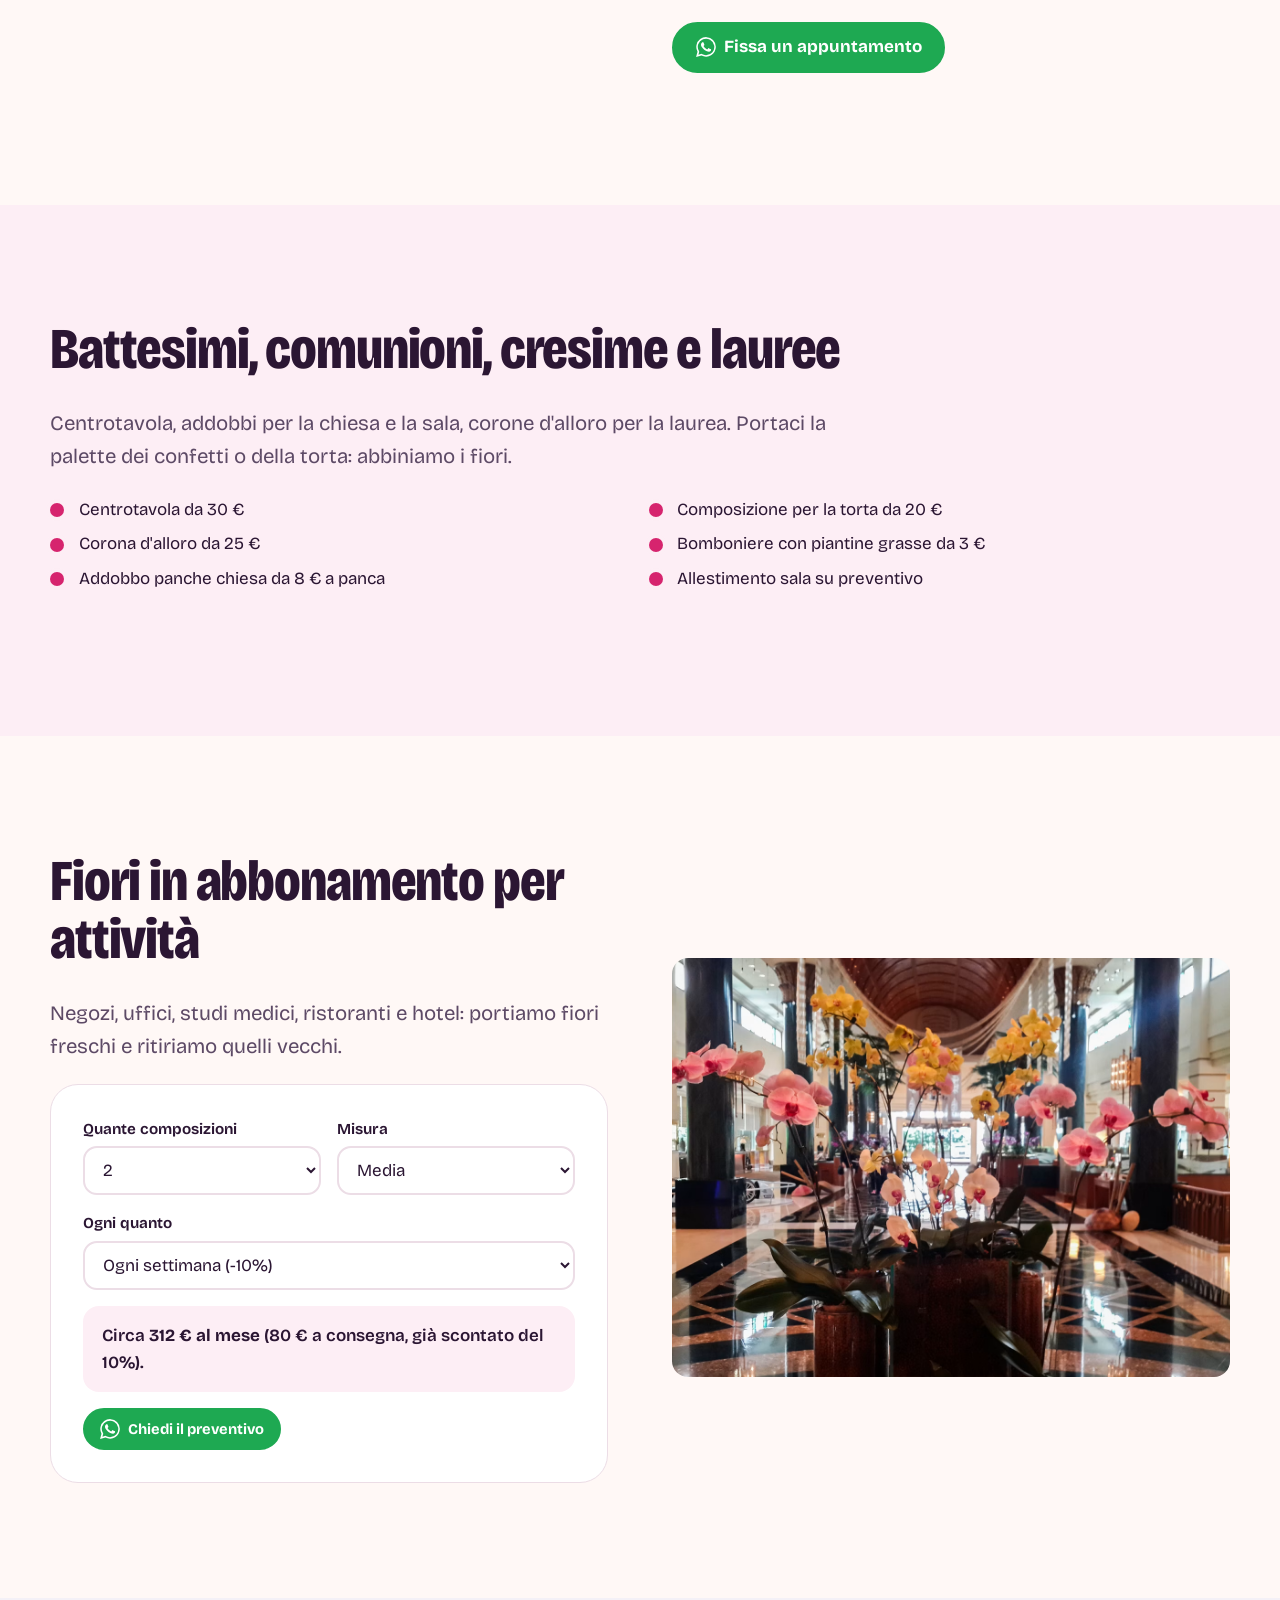
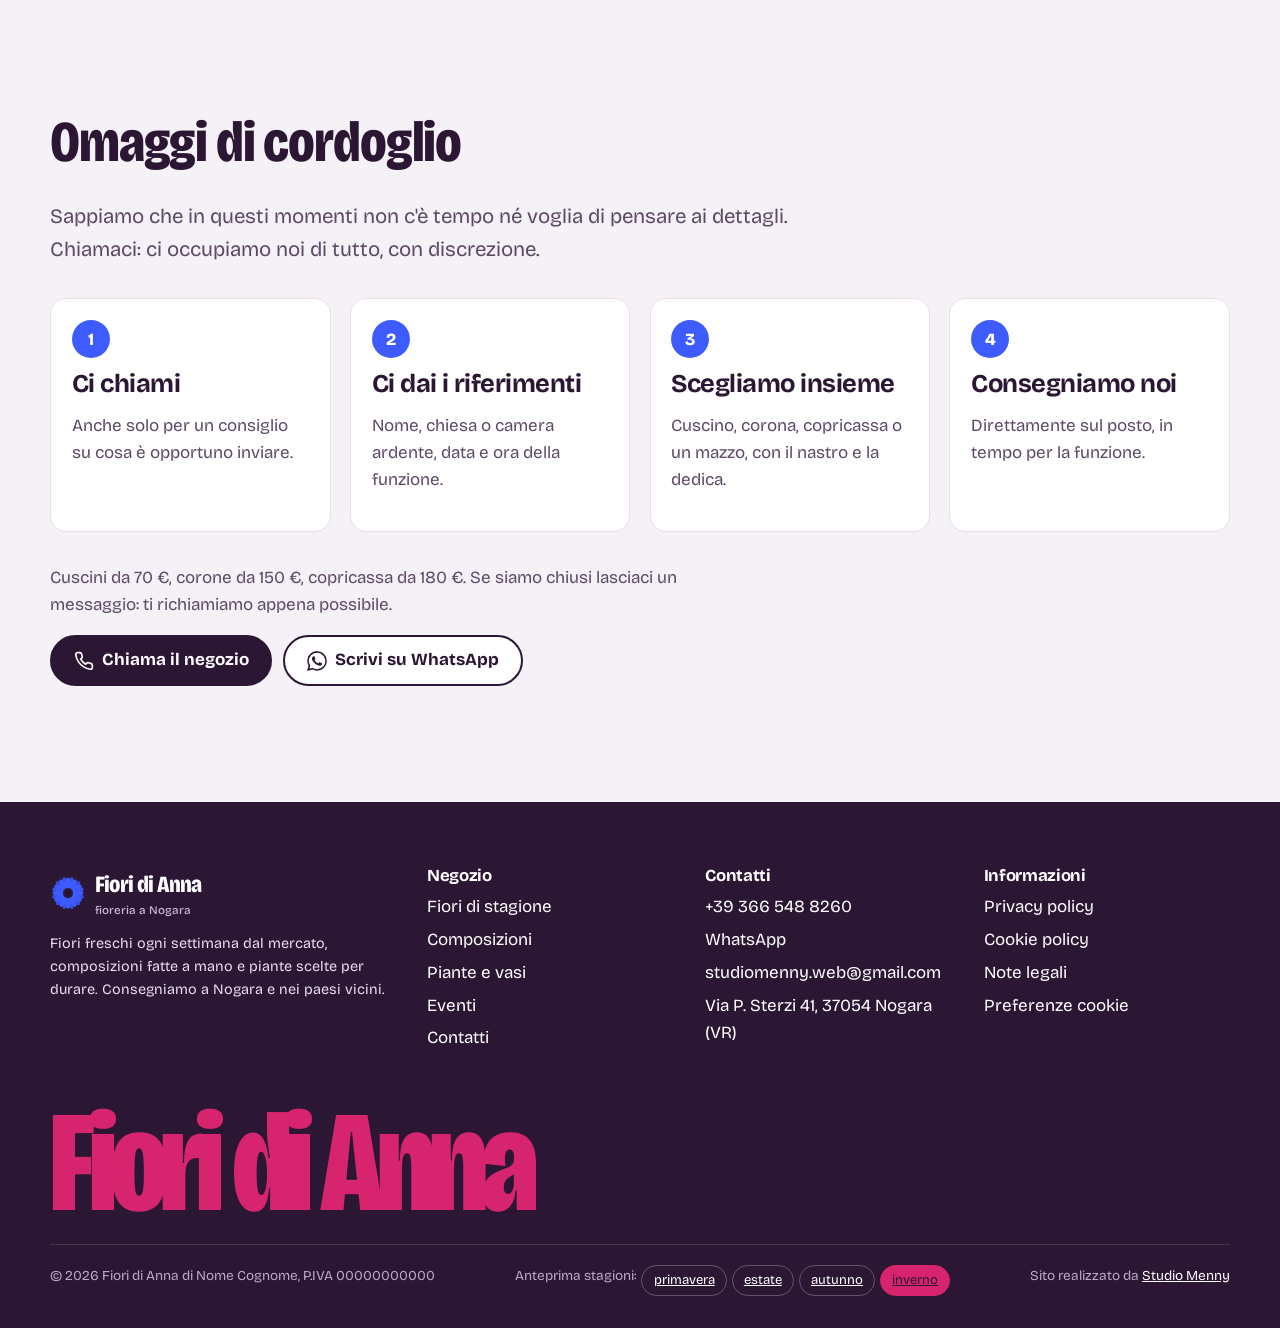
<file: eventi.html>
<!doctype html>
<html lang="it">
<head>
<meta charset="utf-8">
<meta name="viewport" content="width=device-width, initial-scale=1, viewport-fit=cover">
<title>Matrimoni, cerimonie, aziende e cordoglio | Fiori di Anna, Nogara</title>
<meta name="description" content="Fiori per matrimoni, battesimi, comunioni e lauree, abbonamenti per aziende e omaggi funebri con consegna in chiesa. Fiori di Anna, Nogara.">
<meta name="theme-color" content="#2b1633">
<meta property="og:type" content="website">
<meta property="og:title" content="Matrimoni, cerimonie, aziende e cordoglio | Fiori di Anna, Nogara">
<meta property="og:description" content="Fiori per matrimoni, battesimi, comunioni e lauree, abbonamenti per aziende e omaggi funebri con consegna in chiesa. Fiori di Anna, Nogara.">
<meta property="og:image" content="https://studiomenny.github.io/FIORI-DI-ANNA/img/og-image.jpg">
<meta property="og:url" content="https://studiomenny.github.io/FIORI-DI-ANNA/eventi.html">
<link rel="canonical" href="https://studiomenny.github.io/FIORI-DI-ANNA/eventi.html">
<meta property="og:site_name" content="Fiori di Anna">
<meta property="og:locale" content="it_IT">
<link rel="icon" href="img/favicon.svg" type="image/svg+xml">
<link rel="preload" href="fonts/bricolage.woff2" as="font" type="font/woff2" crossorigin>
<link rel="stylesheet" href="css/style.css?v=6">
</head>
<body data-page="eventi">
<noscript><p style="padding:1rem;background:#fff3c4;margin:0">Per usare tutti gli strumenti del sito attiva JavaScript. Puoi comunque chiamarci al +39 366 548 8260 o scrivere a studiomenny.web@gmail.com.</p></noscript>
<main id="main">

<section class="page-hero" data-img="head-eventi.jpg">
  <div class="wrap">
    <p class="crumbs"><a href="index.html">Home</a> / Eventi</p>
    <h1>Per le giornate importanti</h1>
    <p class="lead">Matrimoni, cerimonie, aziende e i momenti più difficili. Ogni allestimento lo progettiamo insieme, partendo dai fiori di quella stagione.</p>
    
  </div>
</section>

<section class="section" style="padding-top:1rem">
  <div class="wrap split">
    <div class="ph ph-tall reveal" data-img="ev-matrimonio.jpg" style="--fb:linear-gradient(160deg,#ffd6e5,#fff4ee 50%,#b98cff)"></div>
    <div>
      <h2>Matrimoni</h2>
      <p class="lead">Bouquet da sposa, boutonnière, chiesa, tavoli e arco: un solo progetto, un solo preventivo.</p>
      <p><b>Prova il tuo stile.</b> Scegli un'atmosfera e il mese delle nozze: ti mostriamo i fiori di stagione che ci stanno meglio.</p>
      <div class="moodboard" id="moodboard" role="group" aria-label="Stile del matrimonio"></div>
      <p style="margin:1rem 0 .4rem"><label for="wed-month"><b>Mese delle nozze</b></label></p>
      <select id="wed-month" class="field" style="max-width:260px"></select>
      <div class="occasion-result" id="wed-result" aria-live="polite"></div>
      <p style="margin-top:1.2rem"><a class="btn btn-wa" id="wed-go" href="#" target="_blank" rel="noopener"><svg viewBox="0 0 24 24" fill="currentColor" aria-hidden="true"><path d="M17.5 14.4c-.3-.1-1.8-.9-2-1-.3-.1-.5-.1-.7.1-.2.3-.8 1-.9 1.2-.2.2-.3.2-.6.1-.3-.1-1.3-.5-2.4-1.5-.9-.8-1.5-1.8-1.7-2.1-.2-.3 0-.5.1-.6l.4-.5.3-.5c.1-.2 0-.4 0-.5l-.9-2.2c-.2-.6-.5-.5-.7-.5h-.6c-.2 0-.5.1-.8.4-.3.3-1 1-1 2.5s1.1 2.9 1.2 3.1c.1.2 2.1 3.2 5.1 4.5.7.3 1.3.5 1.7.6.7.2 1.4.2 1.9.1.6-.1 1.8-.7 2-1.4.2-.7.2-1.3.2-1.4-.1-.1-.3-.2-.6-.3zM12 21.8a9.9 9.9 0 0 1-5-1.4l-.4-.2-3.7 1 1-3.6-.2-.4A9.9 9.9 0 1 1 12 21.8zm8.4-18.3A11.8 11.8 0 0 0 1.8 17.6L.1 24l6.5-1.7A11.8 11.8 0 0 0 23.8 12a11.7 11.7 0 0 0-3.4-8.5z"/></svg>Fissa un appuntamento</a></p>
    </div>
  </div>
</section>
<section class="section section-tint">
  <div class="wrap">
    <h2>Battesimi, comunioni, cresime e lauree</h2>
    <p class="lead">Centrotavola, addobbi per la chiesa e la sala, corone d'alloro per la laurea. Portaci la palette dei confetti o della torta: abbiniamo i fiori.</p>
    <ul class="checks" style="columns:2 260px;margin-top:1.4rem">
      <li>Centrotavola da 30 €</li><li>Corona d'alloro da 25 €</li><li>Addobbo panche chiesa da 8 € a panca</li><li>Composizione per la torta da 20 €</li><li>Bomboniere con piantine grasse da 3 €</li><li>Allestimento sala su preventivo</li>
    </ul>
  </div>
</section>
<section class="section">
  <div class="wrap split flip">
    <div class="ph reveal" data-img="ev-aziende.jpg" style="--fb:linear-gradient(135deg,#2f8f83,#ffc53d)"></div>
    <div>
      <h2>Fiori in abbonamento per attività</h2>
      <p class="lead">Negozi, uffici, studi medici, ristoranti e hotel: portiamo fiori freschi e ritiriamo quelli vecchi.</p>
      <form id="sub-form" class="panel" onsubmit="return false">
        <div class="form-grid">
          <div><label for="s-q">Quante composizioni</label><select id="s-q" name="quante" class="field"><option>1</option><option selected>2</option><option>3</option><option>4</option><option>6</option></select></div>
          <div><label for="s-m">Misura</label><select id="s-m" name="misura" class="field"><option value="piccola">Piccola</option><option value="media" selected>Media</option><option value="grande">Grande</option></select></div>
          <div class="full"><label for="s-f">Ogni quanto</label><select id="s-f" name="frequenza" class="field"><option value="settimanale">Ogni settimana (-10%)</option><option value="quindicinale">Ogni due settimane</option></select></div>
        </div>
        <div class="result-box" id="sub-result" aria-live="polite"></div>
        <p style="margin:1rem 0 0"><a class="btn btn-wa btn-sm" id="sub-go" href="#" target="_blank" rel="noopener"><svg viewBox="0 0 24 24" fill="currentColor" aria-hidden="true"><path d="M17.5 14.4c-.3-.1-1.8-.9-2-1-.3-.1-.5-.1-.7.1-.2.3-.8 1-.9 1.2-.2.2-.3.2-.6.1-.3-.1-1.3-.5-2.4-1.5-.9-.8-1.5-1.8-1.7-2.1-.2-.3 0-.5.1-.6l.4-.5.3-.5c.1-.2 0-.4 0-.5l-.9-2.2c-.2-.6-.5-.5-.7-.5h-.6c-.2 0-.5.1-.8.4-.3.3-1 1-1 2.5s1.1 2.9 1.2 3.1c.1.2 2.1 3.2 5.1 4.5.7.3 1.3.5 1.7.6.7.2 1.4.2 1.9.1.6-.1 1.8-.7 2-1.4.2-.7.2-1.3.2-1.4-.1-.1-.3-.2-.6-.3zM12 21.8a9.9 9.9 0 0 1-5-1.4l-.4-.2-3.7 1 1-3.6-.2-.4A9.9 9.9 0 1 1 12 21.8zm8.4-18.3A11.8 11.8 0 0 0 1.8 17.6L.1 24l6.5-1.7A11.8 11.8 0 0 0 23.8 12a11.7 11.7 0 0 0-3.4-8.5z"/></svg>Chiedi il preventivo</a></p>
      </form>
    </div>
  </div>
</section>
<section class="section calm" id="cordoglio">
  <div class="wrap">
    <h2>Omaggi di cordoglio</h2>
    <p class="lead">Sappiamo che in questi momenti non c'è tempo né voglia di pensare ai dettagli. Chiamaci: ci occupiamo noi di tutto, con discrezione.</p>
    <ol class="steps" style="padding:0;margin:2rem 0">
      <li><h3>Ci chiami</h3><p class="muted">Anche solo per un consiglio su cosa è opportuno inviare.</p></li>
      <li><h3>Ci dai i riferimenti</h3><p class="muted">Nome, chiesa o camera ardente, data e ora della funzione.</p></li>
      <li><h3>Scegliamo insieme</h3><p class="muted">Cuscino, corona, copricassa o un mazzo, con il nastro e la dedica.</p></li>
      <li><h3>Consegniamo noi</h3><p class="muted">Direttamente sul posto, in tempo per la funzione.</p></li>
    </ol>
    <p class="muted">Cuscini da 70 €, corone da 150 €, copricassa da 180 €. Se siamo chiusi lasciaci un messaggio: ti richiamiamo appena possibile.</p>
    <div class="btn-row"><a class="btn" href="tel:+393665488260"><svg viewBox="0 0 24 24" fill="none" stroke="currentColor" stroke-width="2" stroke-linecap="round" stroke-linejoin="round" aria-hidden="true"><path d="M22 16.9v3a2 2 0 0 1-2.2 2 19.8 19.8 0 0 1-8.6-3.1 19.5 19.5 0 0 1-6-6A19.8 19.8 0 0 1 2.1 4.2 2 2 0 0 1 4.1 2h3a2 2 0 0 1 2 1.7c.1.9.4 1.8.7 2.7a2 2 0 0 1-.5 2.1L8 9.8a16 16 0 0 0 6 6l1.3-1.3a2 2 0 0 1 2.1-.4c.9.3 1.8.6 2.7.7a2 2 0 0 1 1.7 2z"/></svg>Chiama il negozio</a><a class="btn btn-light" href="https://wa.me/393665488260?text=Buongiorno%2C%20avrei%20bisogno%20di%20un%20omaggio%20di%20cordoglio." target="_blank" rel="noopener"><svg viewBox="0 0 24 24" fill="currentColor" aria-hidden="true"><path d="M17.5 14.4c-.3-.1-1.8-.9-2-1-.3-.1-.5-.1-.7.1-.2.3-.8 1-.9 1.2-.2.2-.3.2-.6.1-.3-.1-1.3-.5-2.4-1.5-.9-.8-1.5-1.8-1.7-2.1-.2-.3 0-.5.1-.6l.4-.5.3-.5c.1-.2 0-.4 0-.5l-.9-2.2c-.2-.6-.5-.5-.7-.5h-.6c-.2 0-.5.1-.8.4-.3.3-1 1-1 2.5s1.1 2.9 1.2 3.1c.1.2 2.1 3.2 5.1 4.5.7.3 1.3.5 1.7.6.7.2 1.4.2 1.9.1.6-.1 1.8-.7 2-1.4.2-.7.2-1.3.2-1.4-.1-.1-.3-.2-.6-.3zM12 21.8a9.9 9.9 0 0 1-5-1.4l-.4-.2-3.7 1 1-3.6-.2-.4A9.9 9.9 0 1 1 12 21.8zm8.4-18.3A11.8 11.8 0 0 0 1.8 17.6L.1 24l6.5-1.7A11.8 11.8 0 0 0 23.8 12a11.7 11.7 0 0 0-3.4-8.5z"/></svg>Scrivi su WhatsApp</a></div>
  </div>
</section>
</main>
<script src="js/data.js?v=6" defer></script>
<script src="js/app.js?v=6" defer></script>
</body>
</html>
</file>
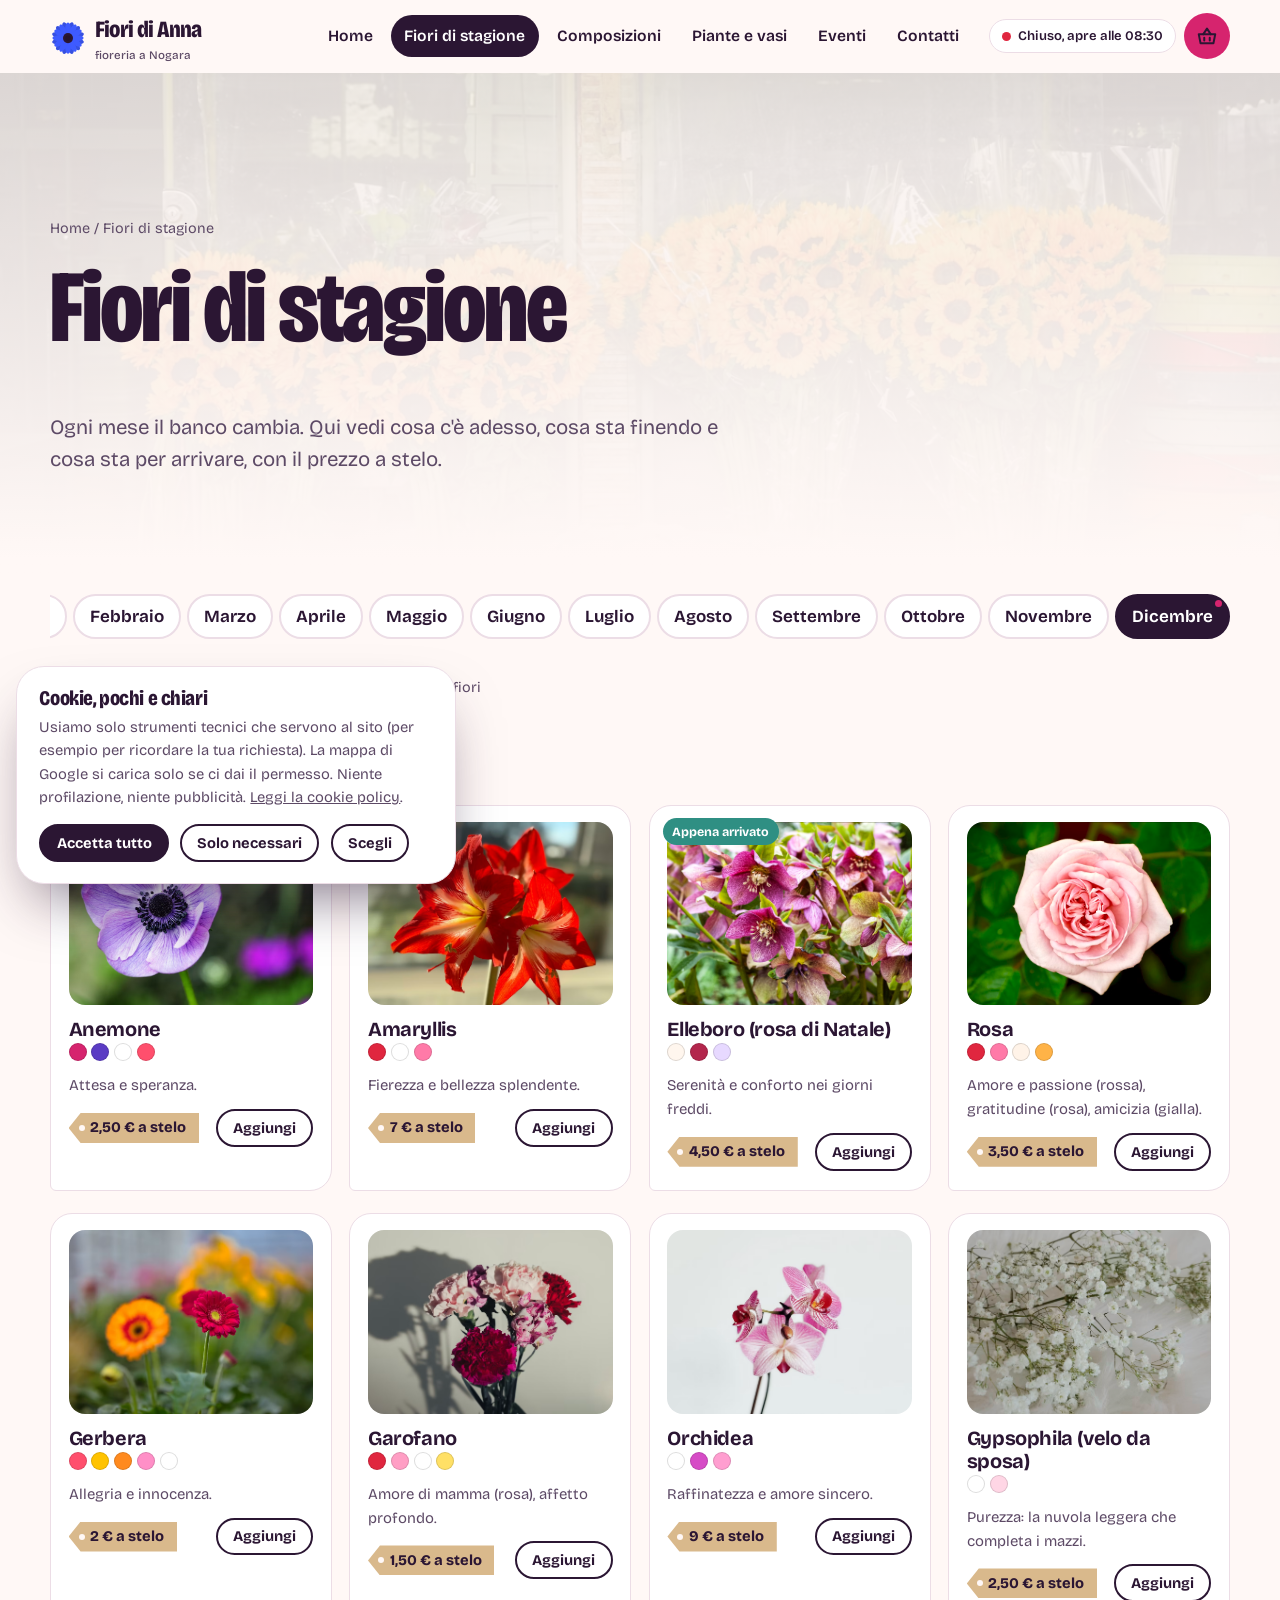
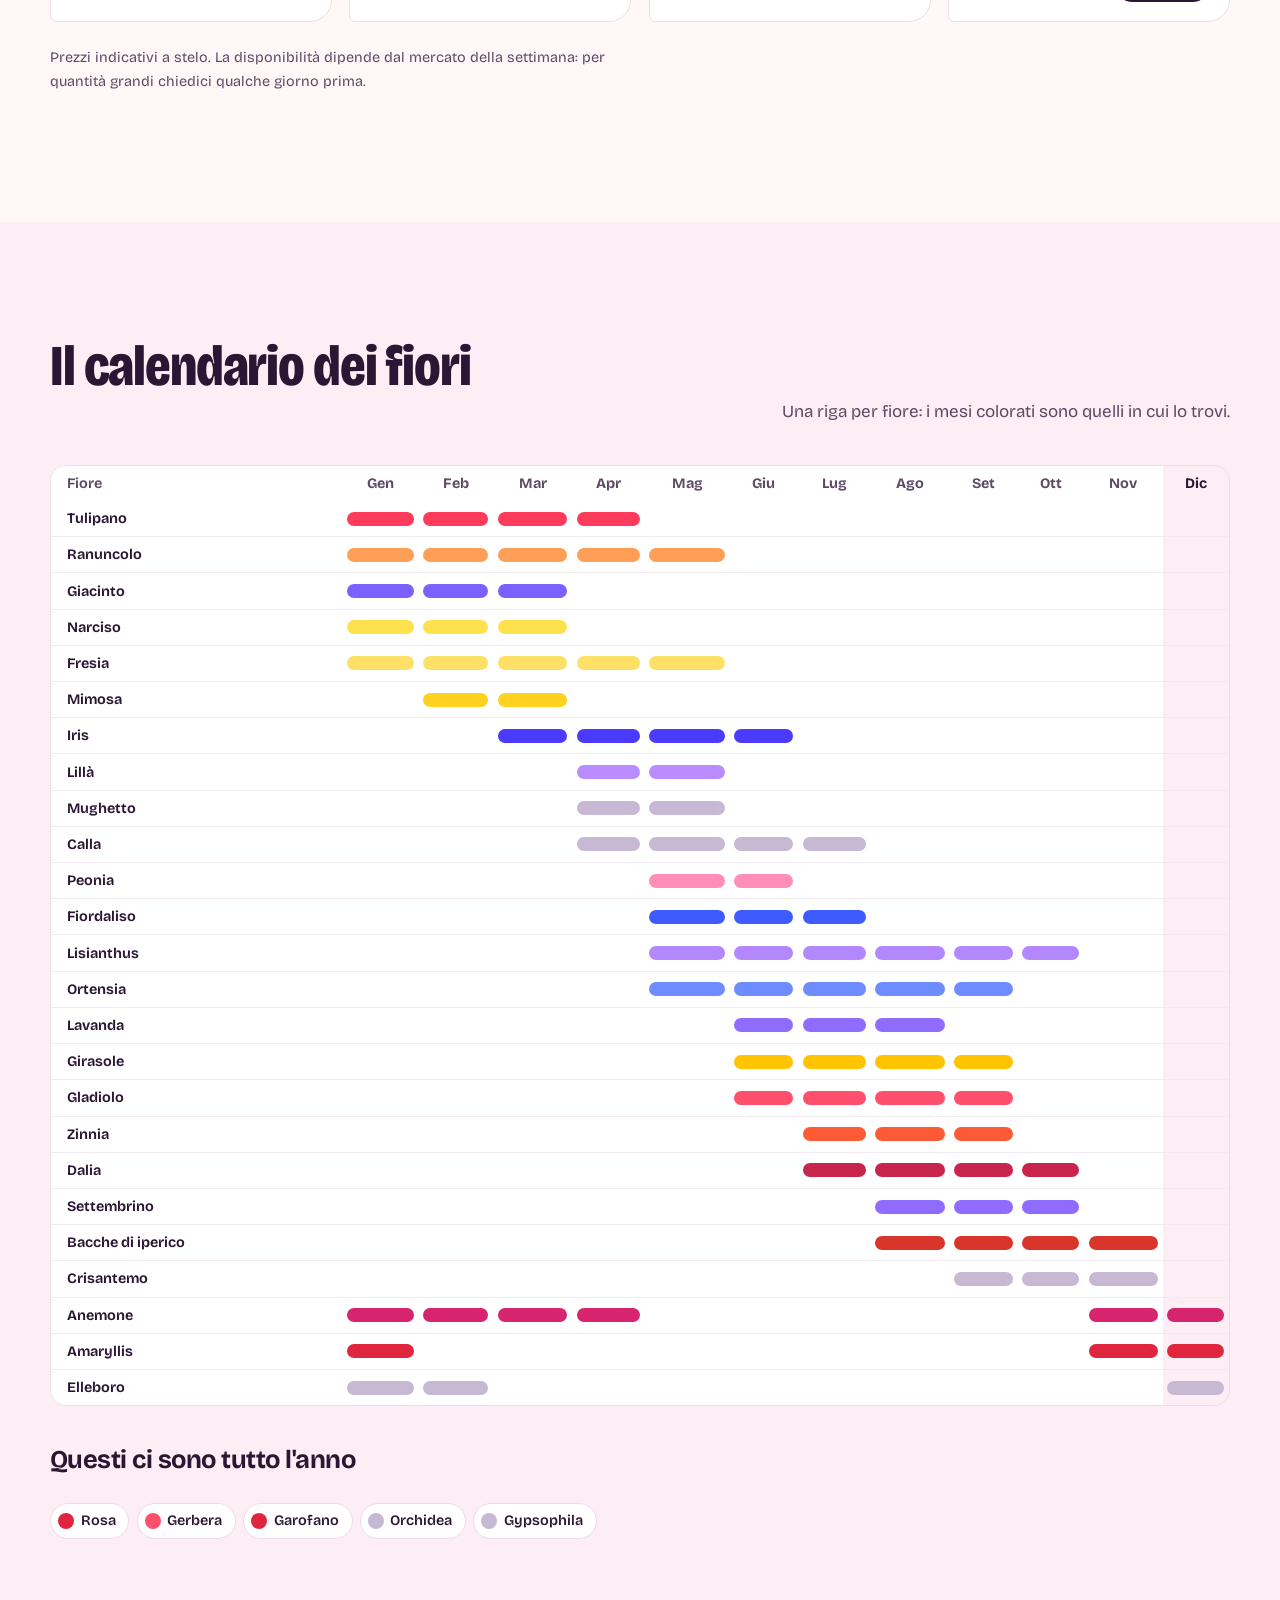
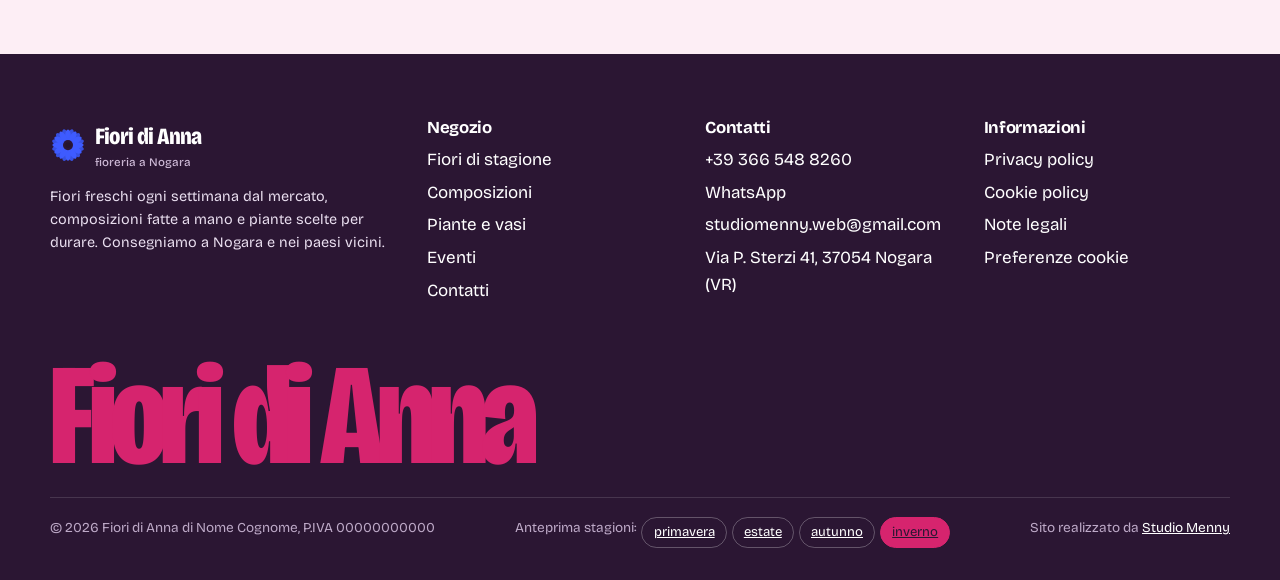
<file: fiori.html>
<!doctype html>
<html lang="it">
<head>
<meta charset="utf-8">
<meta name="viewport" content="width=device-width, initial-scale=1, viewport-fit=cover">
<title>Fiori di stagione | Fiori di Anna, Nogara</title>
<meta name="description" content="Quali fiori trovi adesso da Fiori di Anna a Nogara: disponibilità mese per mese, colori, significato e prezzo a stelo.">
<meta name="theme-color" content="#2b1633">
<meta property="og:type" content="website">
<meta property="og:title" content="Fiori di stagione | Fiori di Anna, Nogara">
<meta property="og:description" content="Quali fiori trovi adesso da Fiori di Anna a Nogara: disponibilità mese per mese, colori, significato e prezzo a stelo.">
<meta property="og:image" content="https://studiomenny.github.io/FIORI-DI-ANNA/img/og-image.jpg">
<meta property="og:url" content="https://studiomenny.github.io/FIORI-DI-ANNA/fiori.html">
<link rel="canonical" href="https://studiomenny.github.io/FIORI-DI-ANNA/fiori.html">
<meta property="og:site_name" content="Fiori di Anna">
<meta property="og:locale" content="it_IT">
<link rel="icon" href="img/favicon.svg" type="image/svg+xml">
<link rel="preload" href="fonts/bricolage.woff2" as="font" type="font/woff2" crossorigin>
<link rel="stylesheet" href="css/style.css?v=6">
</head>
<body data-page="fiori">
<noscript><p style="padding:1rem;background:#fff3c4;margin:0">Per usare tutti gli strumenti del sito attiva JavaScript. Puoi comunque chiamarci al +39 366 548 8260 o scrivere a studiomenny.web@gmail.com.</p></noscript>
<main id="main">

<section class="page-hero" data-img="head-fiori.jpg">
  <div class="wrap">
    <p class="crumbs"><a href="index.html">Home</a> / Fiori di stagione</p>
    <h1>Fiori di stagione</h1>
    <p class="lead">Ogni mese il banco cambia. Qui vedi cosa c'è adesso, cosa sta finendo e cosa sta per arrivare, con il prezzo a stelo.</p>
    
  </div>
</section>

<section class="section" style="padding-top:1rem">
  <div class="wrap">
    <div class="months" id="months" role="group" aria-label="Scegli il mese"></div>
    <div class="filters">
      <label class="sr-only" for="f-col">Colore</label><select id="f-col"></select>
      <label class="sr-only" for="f-tema">Messaggio</label><select id="f-tema"></select>
      <span class="muted small" id="count" aria-live="polite"></span>
    </div>
    <h2 id="month-title" style="font-size:clamp(1.7rem,3.4vw,2.6rem)"></h2>
    <div class="bench" id="bench"></div>
    <p class="small muted" style="margin-top:1.5rem">Prezzi indicativi a stelo. La disponibilità dipende dal mercato della settimana: per quantità grandi chiedici qualche giorno prima.</p>
  </div>
</section>
<section class="section section-tint">
  <div class="wrap">
    <div class="section-head"><h2>Il calendario dei fiori</h2><p class="muted">Una riga per fiore: i mesi colorati sono quelli in cui lo trovi.</p></div>
    <div class="calendar" id="calendar"></div>
    <h3 style="margin-top:2.4rem">Questi ci sono tutto l'anno</h3>
    <div class="now-strip" id="always"></div>
  </div>
</section>
</main>
<script src="js/data.js?v=6" defer></script>
<script src="js/app.js?v=6" defer></script>
</body>
</html>
</file>
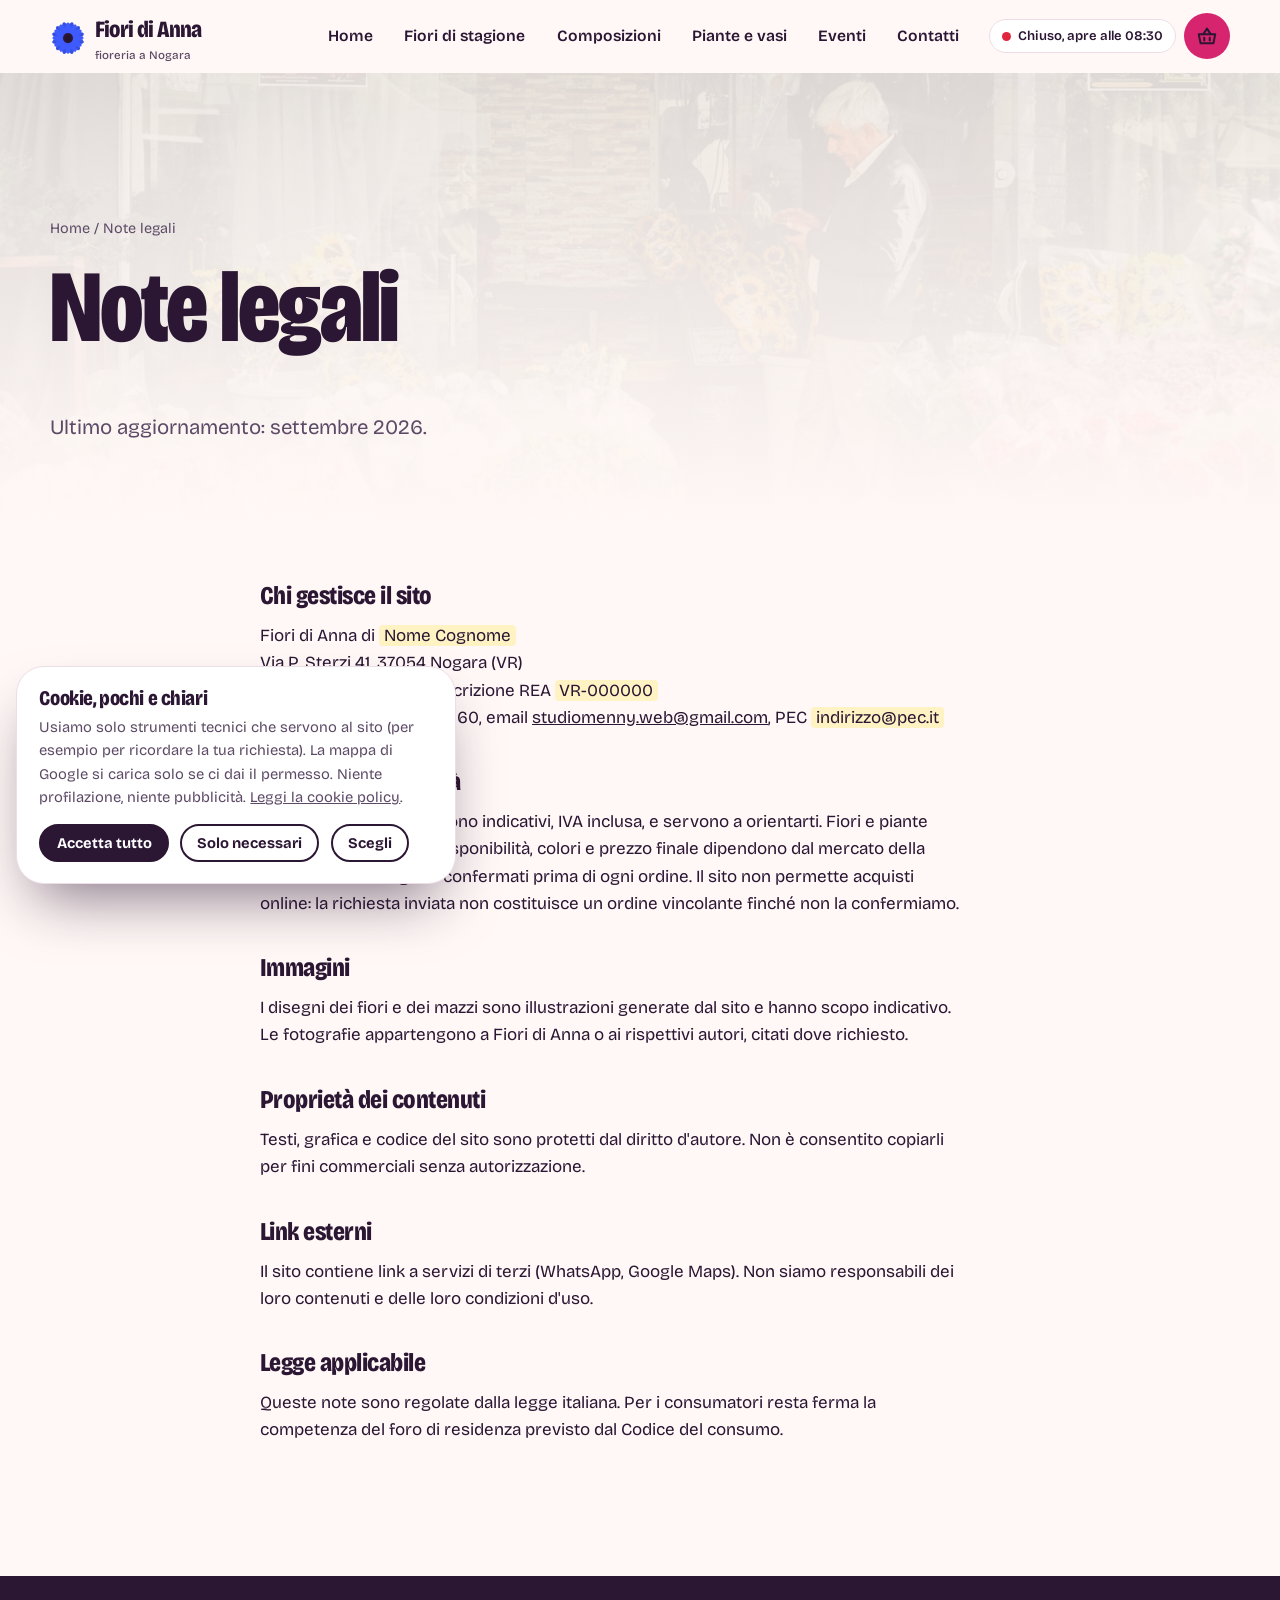
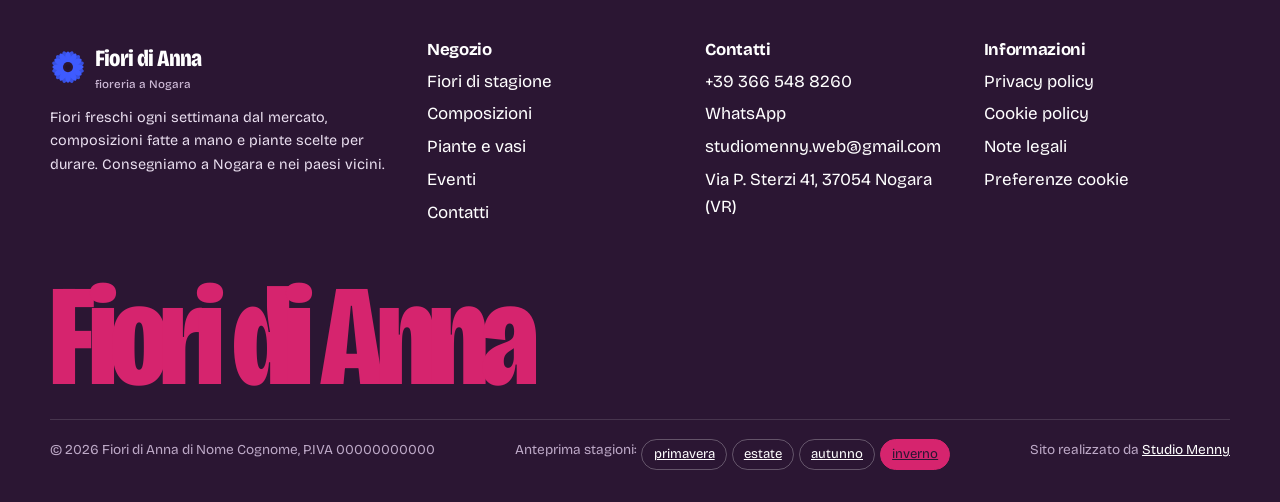
<file: note-legali.html>
<!doctype html>
<html lang="it">
<head>
<meta charset="utf-8">
<meta name="viewport" content="width=device-width, initial-scale=1, viewport-fit=cover">
<title>Note legali | Fiori di Anna, Nogara</title>
<meta name="description" content="Note legali del sito di Fiori di Anna, fioreria a Nogara.">
<meta name="theme-color" content="#2b1633">
<meta property="og:type" content="website">
<meta property="og:title" content="Note legali | Fiori di Anna, Nogara">
<meta property="og:description" content="Note legali del sito di Fiori di Anna, fioreria a Nogara.">
<meta property="og:image" content="https://studiomenny.github.io/FIORI-DI-ANNA/img/og-image.jpg">
<meta property="og:url" content="https://studiomenny.github.io/FIORI-DI-ANNA/note-legali.html">
<link rel="canonical" href="https://studiomenny.github.io/FIORI-DI-ANNA/note-legali.html">
<meta property="og:site_name" content="Fiori di Anna">
<meta property="og:locale" content="it_IT">
<link rel="icon" href="img/favicon.svg" type="image/svg+xml">
<link rel="preload" href="fonts/bricolage.woff2" as="font" type="font/woff2" crossorigin>
<link rel="stylesheet" href="css/style.css?v=6">
</head>
<body data-page="legale">
<noscript><p style="padding:1rem;background:#fff3c4;margin:0">Per usare tutti gli strumenti del sito attiva JavaScript. Puoi comunque chiamarci al +39 366 548 8260 o scrivere a studiomenny.web@gmail.com.</p></noscript>
<main id="main">

<section class="page-hero" data-img="head-contatti.jpg">
  <div class="wrap">
    <p class="crumbs"><a href="index.html">Home</a> / Note legali</p>
    <h1>Note legali</h1>
    <p class="lead">Ultimo aggiornamento: <span data-upd>settembre 2026</span>.</p>
    
  </div>
</section>
<section class="section" style="padding-top:0"><div class="wrap legal">
<h2>Chi gestisce il sito</h2>
<p>Fiori di Anna di <span class="fill">Nome Cognome</span><br>Via P. Sterzi 41, 37054 Nogara (VR)<br>P.IVA <span class="fill">00000000000</span>, iscrizione REA <span class="fill">VR-000000</span><br>Telefono +39 366 548 8260, email <a href="mailto:studiomenny.web@gmail.com">studiomenny.web@gmail.com</a>, PEC <span class="fill">indirizzo@pec.it</span></p>
<h2>Prezzi e disponibilità</h2>
<p>I prezzi indicati sul sito sono indicativi, IVA inclusa, e servono a orientarti. Fiori e piante sono prodotti naturali: disponibilità, colori e prezzo finale dipendono dal mercato della settimana e ti vengono confermati prima di ogni ordine. Il sito non permette acquisti online: la richiesta inviata non costituisce un ordine vincolante finché non la confermiamo.</p>
<h2>Immagini</h2>
<p>I disegni dei fiori e dei mazzi sono illustrazioni generate dal sito e hanno scopo indicativo. Le fotografie appartengono a Fiori di Anna o ai rispettivi autori, citati dove richiesto.</p>
<h2>Proprietà dei contenuti</h2>
<p>Testi, grafica e codice del sito sono protetti dal diritto d'autore. Non è consentito copiarli per fini commerciali senza autorizzazione.</p>
<h2>Link esterni</h2>
<p>Il sito contiene link a servizi di terzi (WhatsApp, Google Maps). Non siamo responsabili dei loro contenuti e delle loro condizioni d'uso.</p>
<h2>Legge applicabile</h2>
<p>Queste note sono regolate dalla legge italiana. Per i consumatori resta ferma la competenza del foro di residenza previsto dal Codice del consumo.</p>
</div></section>
</main>
<script src="js/data.js?v=6" defer></script>
<script src="js/app.js?v=6" defer></script>
</body>
</html>
</file>
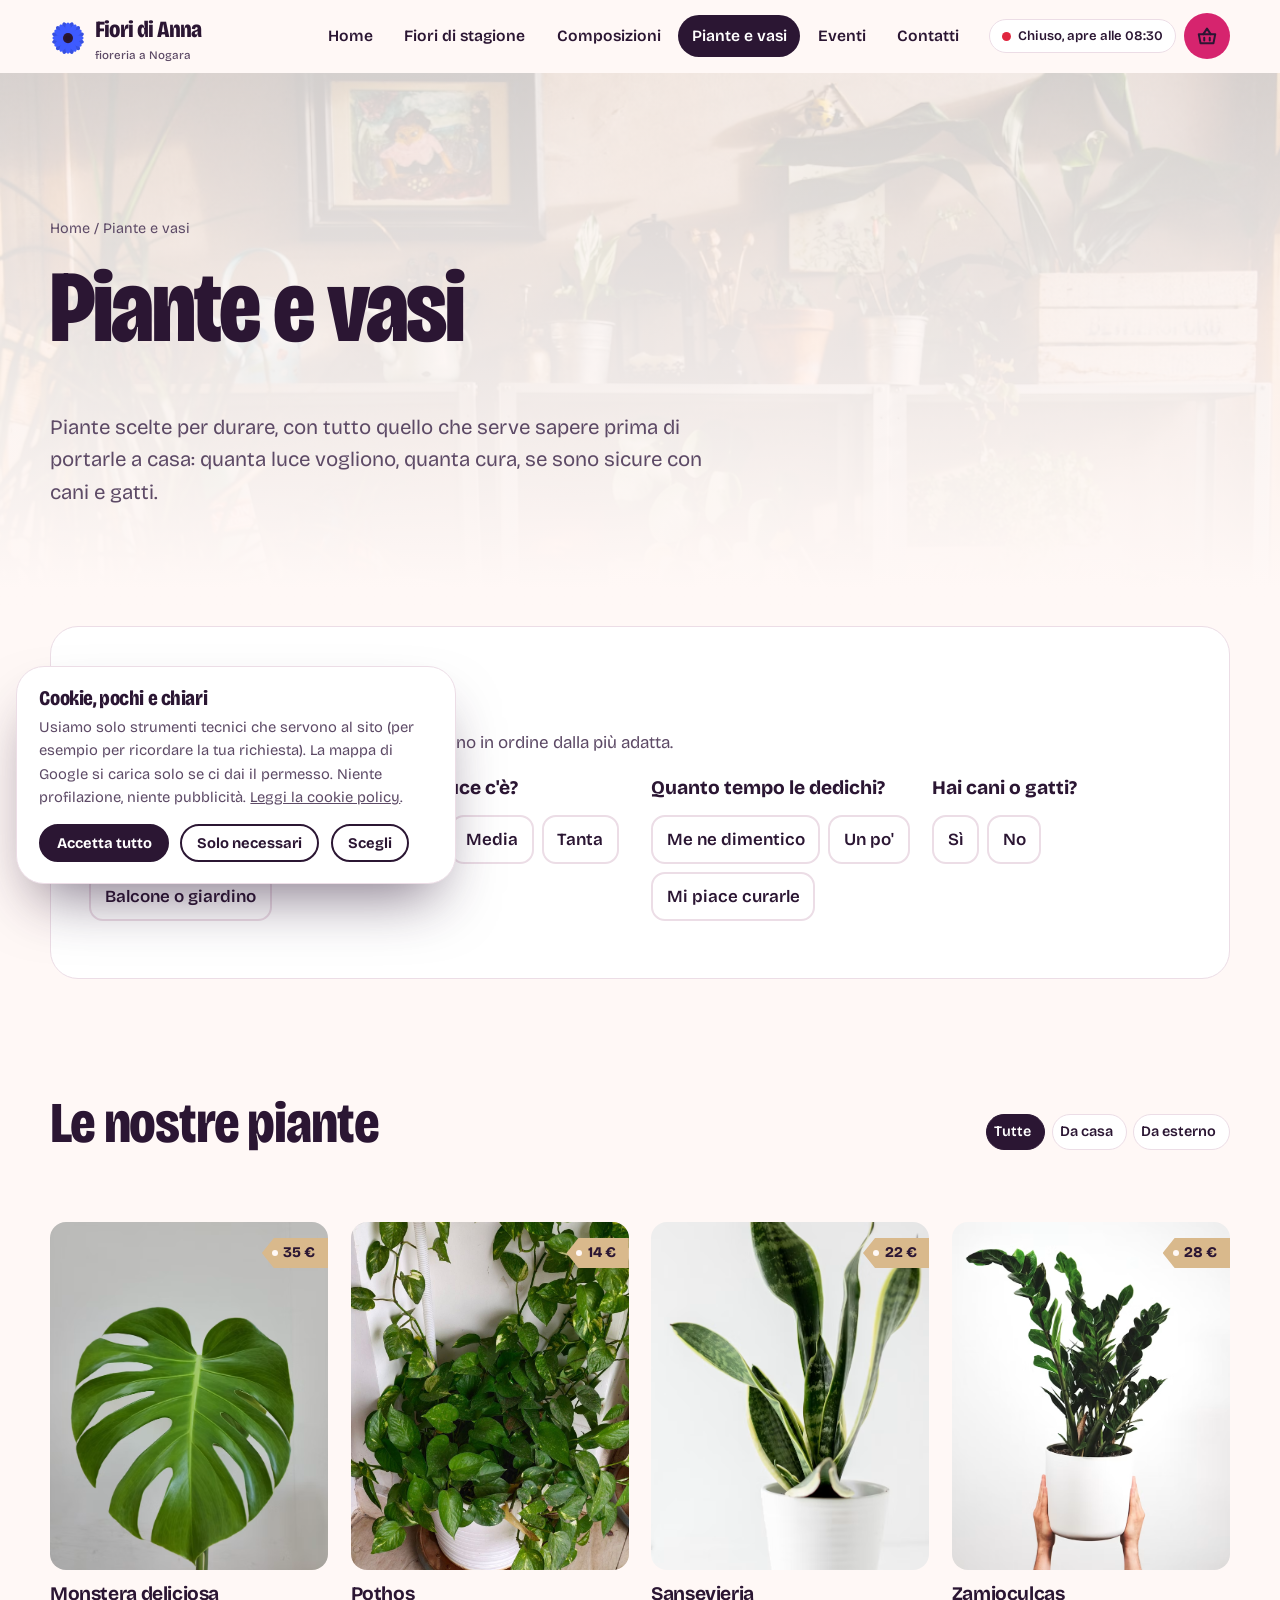
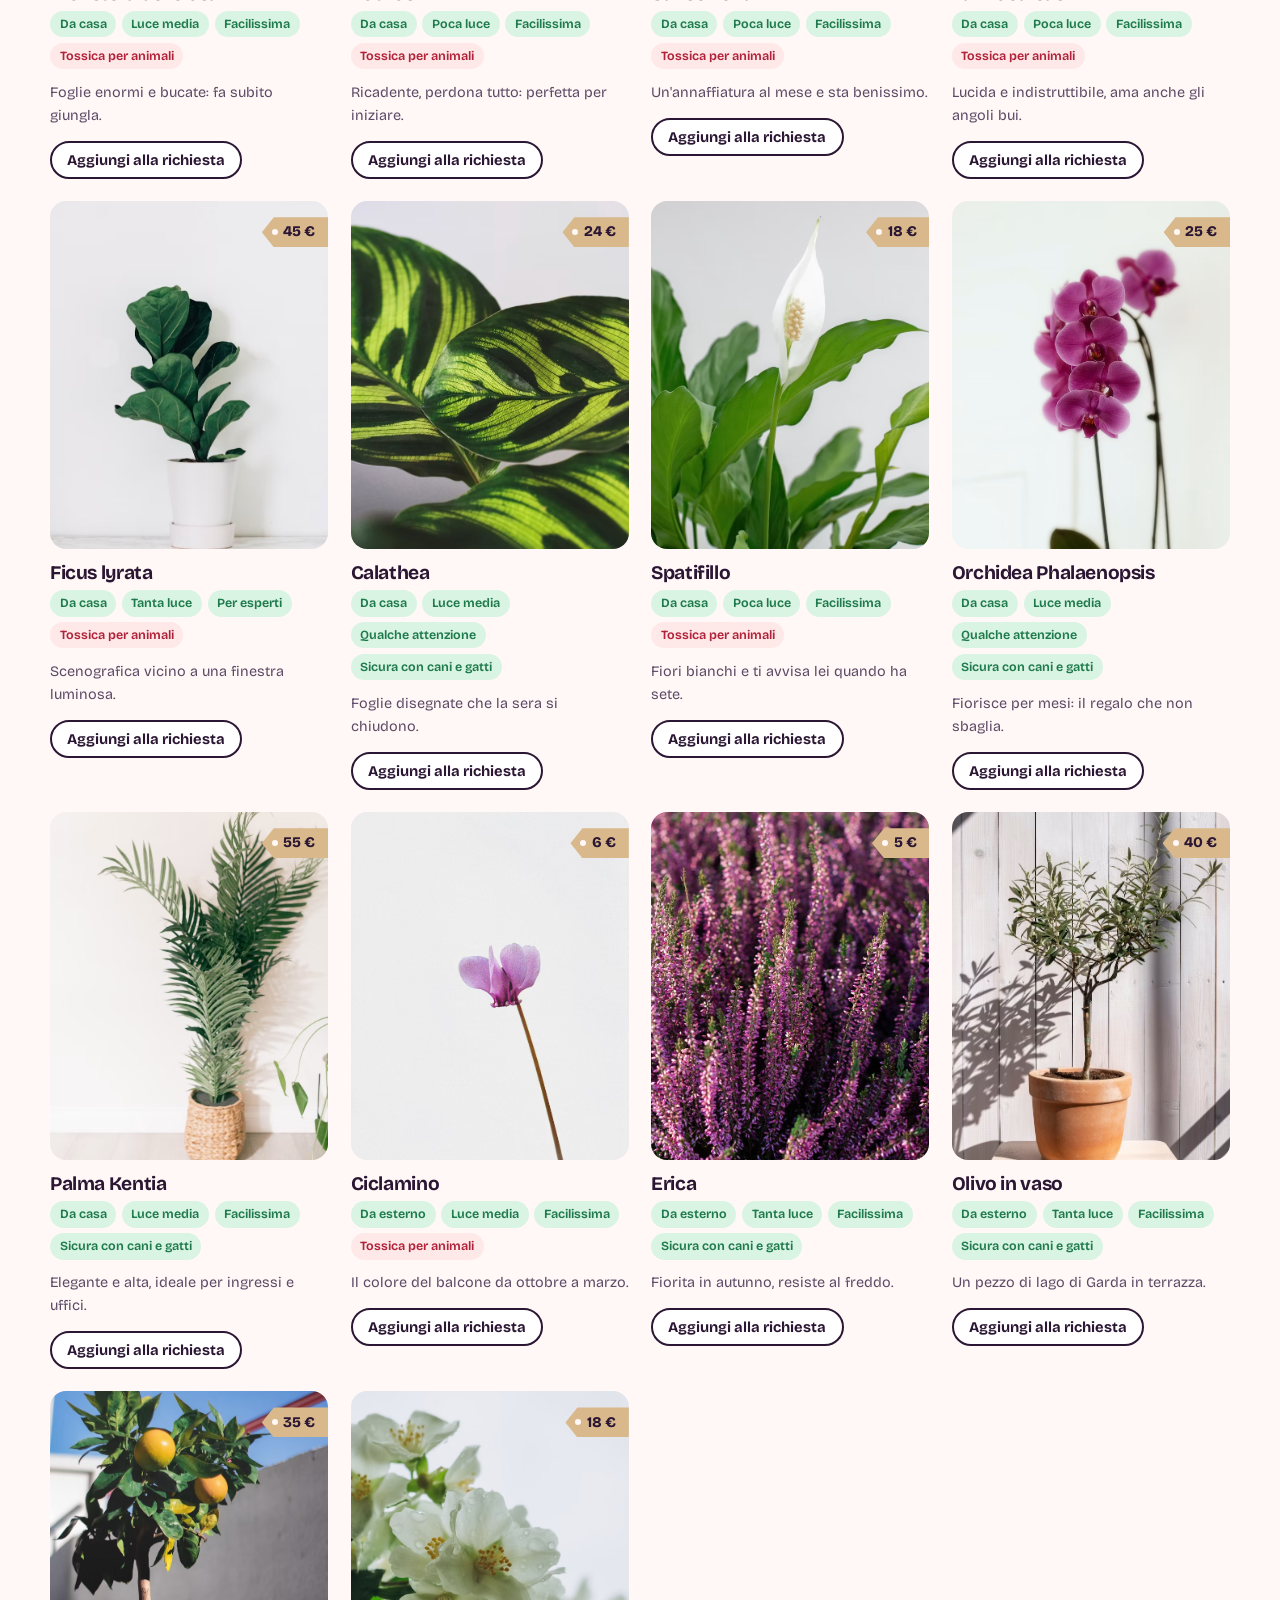
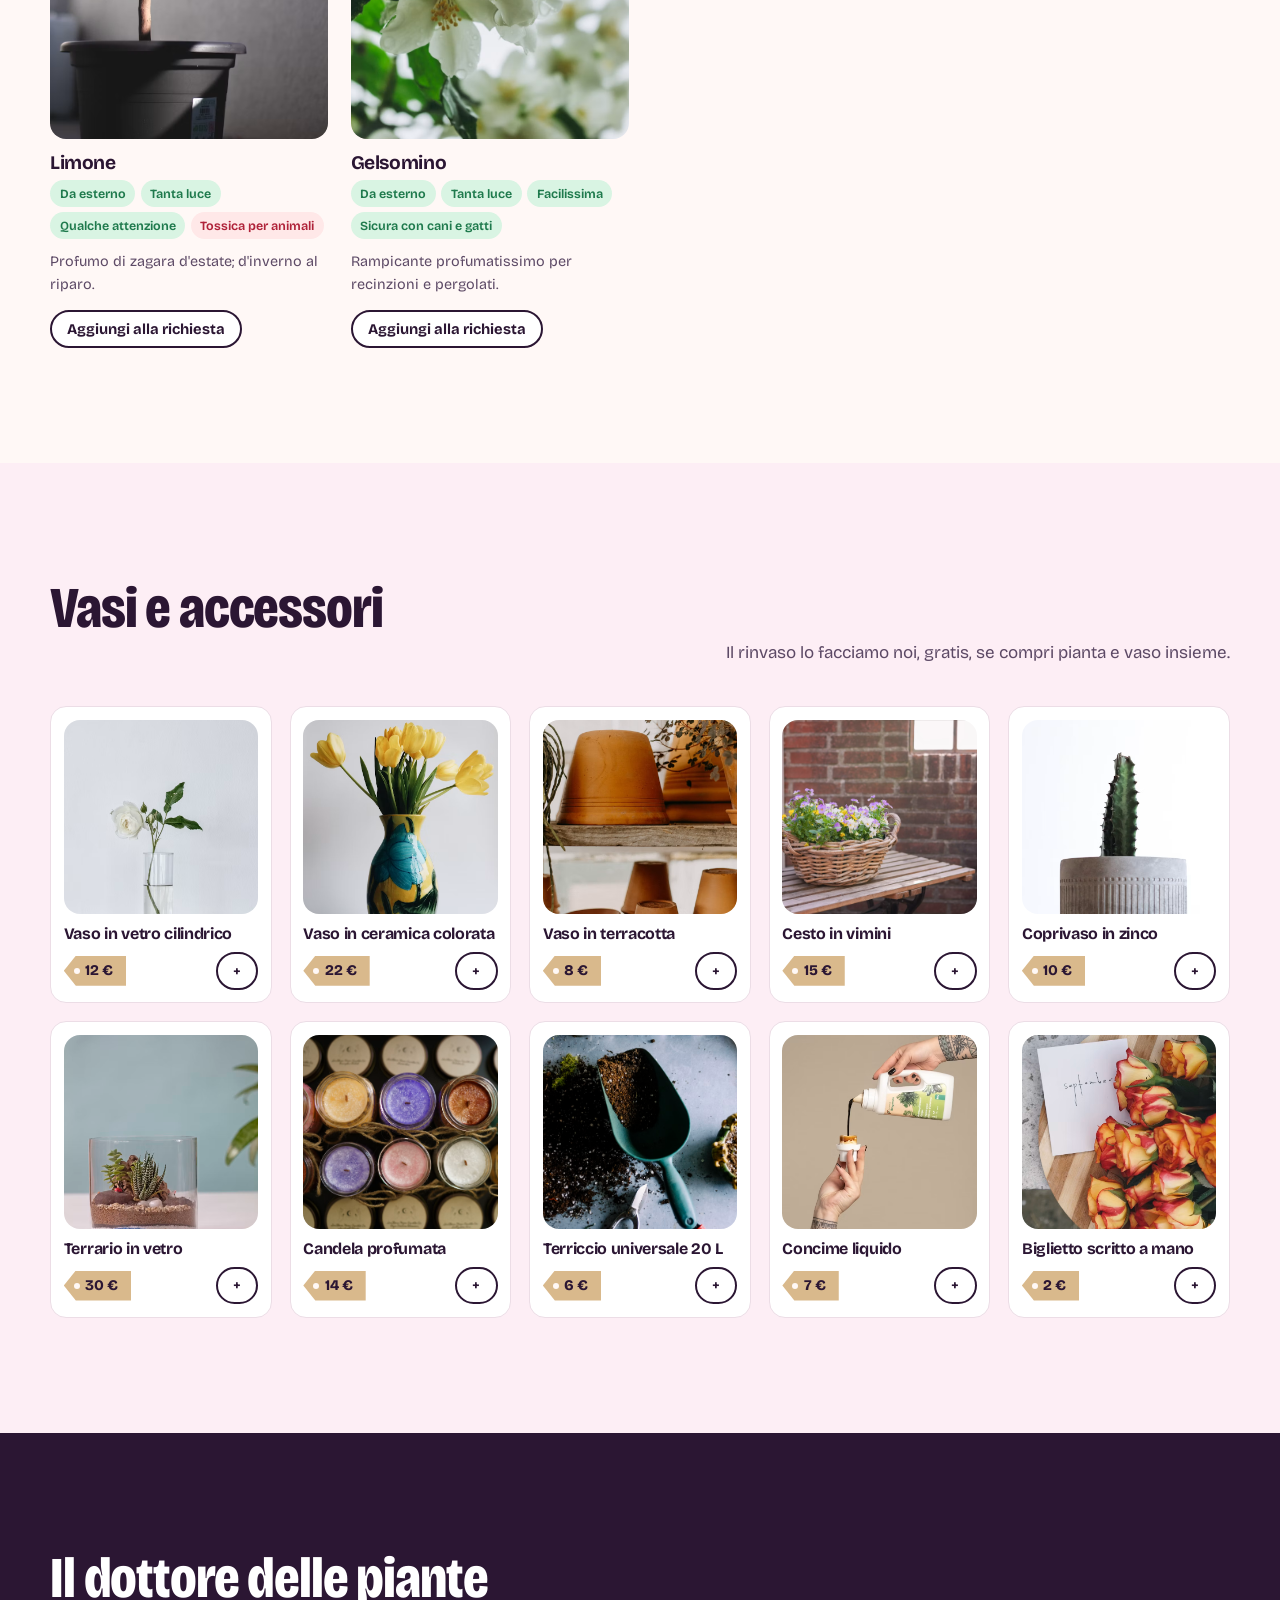
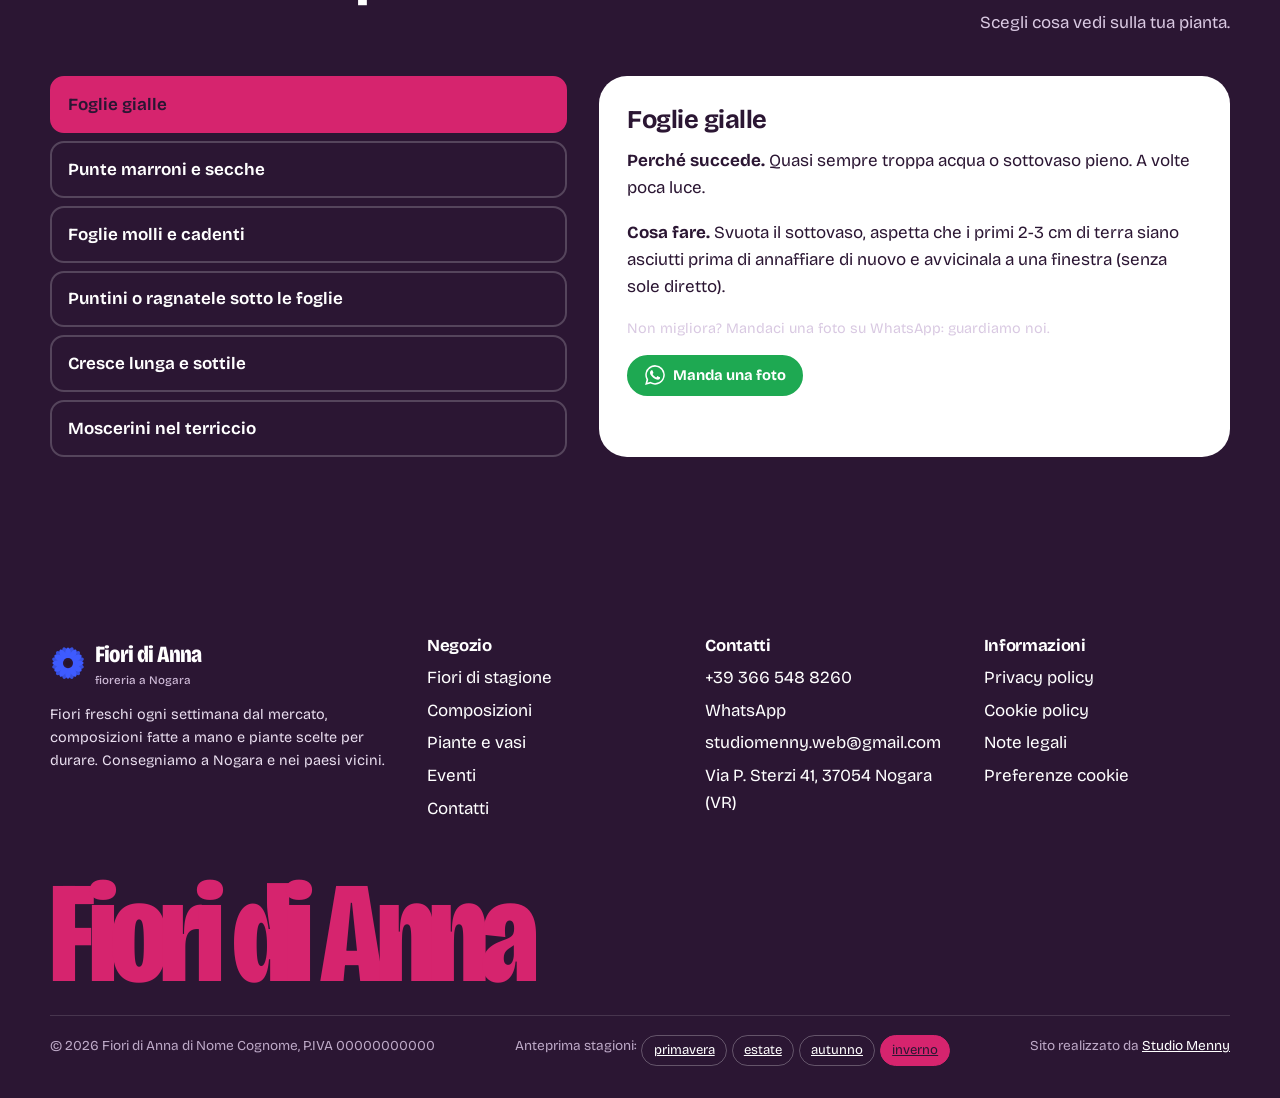
<file: piante.html>
<!doctype html>
<html lang="it">
<head>
<meta charset="utf-8">
<meta name="viewport" content="width=device-width, initial-scale=1, viewport-fit=cover">
<title>Piante e vasi: prezzi e consigli | Fiori di Anna, Nogara</title>
<meta name="description" content="Piante da interno e da esterno con prezzo, luce e cure necessarie. Trova la pianta giusta per casa tua, vasi e accessori, e il dottore delle piante.">
<meta name="theme-color" content="#2b1633">
<meta property="og:type" content="website">
<meta property="og:title" content="Piante e vasi: prezzi e consigli | Fiori di Anna, Nogara">
<meta property="og:description" content="Piante da interno e da esterno con prezzo, luce e cure necessarie. Trova la pianta giusta per casa tua, vasi e accessori, e il dottore delle piante.">
<meta property="og:image" content="https://studiomenny.github.io/FIORI-DI-ANNA/img/og-image.jpg">
<meta property="og:url" content="https://studiomenny.github.io/FIORI-DI-ANNA/piante.html">
<link rel="canonical" href="https://studiomenny.github.io/FIORI-DI-ANNA/piante.html">
<meta property="og:site_name" content="Fiori di Anna">
<meta property="og:locale" content="it_IT">
<link rel="icon" href="img/favicon.svg" type="image/svg+xml">
<link rel="preload" href="fonts/bricolage.woff2" as="font" type="font/woff2" crossorigin>
<link rel="stylesheet" href="css/style.css?v=6">
</head>
<body data-page="piante">
<noscript><p style="padding:1rem;background:#fff3c4;margin:0">Per usare tutti gli strumenti del sito attiva JavaScript. Puoi comunque chiamarci al +39 366 548 8260 o scrivere a studiomenny.web@gmail.com.</p></noscript>
<main id="main">

<section class="page-hero" data-img="head-piante.jpg">
  <div class="wrap">
    <p class="crumbs"><a href="index.html">Home</a> / Piante e vasi</p>
    <h1>Piante e vasi</h1>
    <p class="lead">Piante scelte per durare, con tutto quello che serve sapere prima di portarle a casa: quanta luce vogliono, quanta cura, se sono sicure con cani e gatti.</p>
    
  </div>
</section>

<section class="section" style="padding-top:1rem">
  <div class="wrap">
    <form class="quiz reveal" id="quiz" onsubmit="return false">
      <h2 style="font-size:clamp(1.7rem,3.4vw,2.6rem)">Quale pianta fa per te?</h2>
      <p class="muted">Quattro domande, e le piante qui sotto si mettono in ordine dalla più adatta.</p>
      <div class="quiz-grid">
        <fieldset class="step" style="margin:0"><legend>Dove la metti?</legend><div class="opts">
          <span class="opt"><input type="radio" name="dove" id="q-in" value="interno"><label for="q-in">In casa</label></span>
          <span class="opt"><input type="radio" name="dove" id="q-out" value="esterno"><label for="q-out">Balcone o giardino</label></span></div></fieldset>
        <fieldset class="step" style="margin:0"><legend>Quanta luce c'è?</legend><div class="opts">
          <span class="opt"><input type="radio" name="luce" id="q-l1" value="1"><label for="q-l1">Poca</label></span>
          <span class="opt"><input type="radio" name="luce" id="q-l2" value="2"><label for="q-l2">Media</label></span>
          <span class="opt"><input type="radio" name="luce" id="q-l3" value="3"><label for="q-l3">Tanta</label></span></div></fieldset>
        <fieldset class="step" style="margin:0"><legend>Quanto tempo le dedichi?</legend><div class="opts">
          <span class="opt"><input type="radio" name="cura" id="q-c1" value="1"><label for="q-c1">Me ne dimentico</label></span>
          <span class="opt"><input type="radio" name="cura" id="q-c2" value="2"><label for="q-c2">Un po'</label></span>
          <span class="opt"><input type="radio" name="cura" id="q-c3" value="3"><label for="q-c3">Mi piace curarle</label></span></div></fieldset>
        <fieldset class="step" style="margin:0"><legend>Hai cani o gatti?</legend><div class="opts">
          <span class="opt"><input type="radio" name="animali" id="q-a1" value="si"><label for="q-a1">Sì</label></span>
          <span class="opt"><input type="radio" name="animali" id="q-a2" value="no"><label for="q-a2">No</label></span></div></fieldset>
      </div>
      <p id="quiz-msg" aria-live="polite" style="margin:1.2rem 0 0;font-weight:600"></p>
    </form>
  </div>
</section>
<section class="section" style="padding-top:0">
  <div class="wrap">
    <div class="section-head"><h2>Le nostre piante</h2>
      <div class="filters" id="tipo" role="group" aria-label="Filtra per tipo" style="gap:.4rem">
        <button type="button" class="chip" data-tipo="" aria-pressed="true">Tutte</button>
        <button type="button" class="chip" data-tipo="interno" aria-pressed="false">Da casa</button>
        <button type="button" class="chip" data-tipo="esterno" aria-pressed="false">Da esterno</button>
      </div></div>
    <div class="plants" id="plants"></div>
  </div>
</section>
<section class="section section-tint">
  <div class="wrap">
    <div class="section-head"><h2>Vasi e accessori</h2><p class="muted">Il rinvaso lo facciamo noi, gratis, se compri pianta e vaso insieme.</p></div>
    <div class="vases" id="vases"></div>
  </div>
</section>
<section class="section section-ink">
  <div class="wrap">
    <div class="section-head"><h2>Il dottore delle piante</h2><p class="muted">Scegli cosa vedi sulla tua pianta.</p></div>
    <div class="doctor">
      <div class="doctor-list" id="doctor-list" role="group" aria-label="Sintomi"></div>
      <div class="doctor-answer" id="doctor-answer" aria-live="polite"></div>
    </div>
  </div>
</section>
</main>
<script src="js/data.js?v=6" defer></script>
<script src="js/app.js?v=6" defer></script>
</body>
</html>
</file>
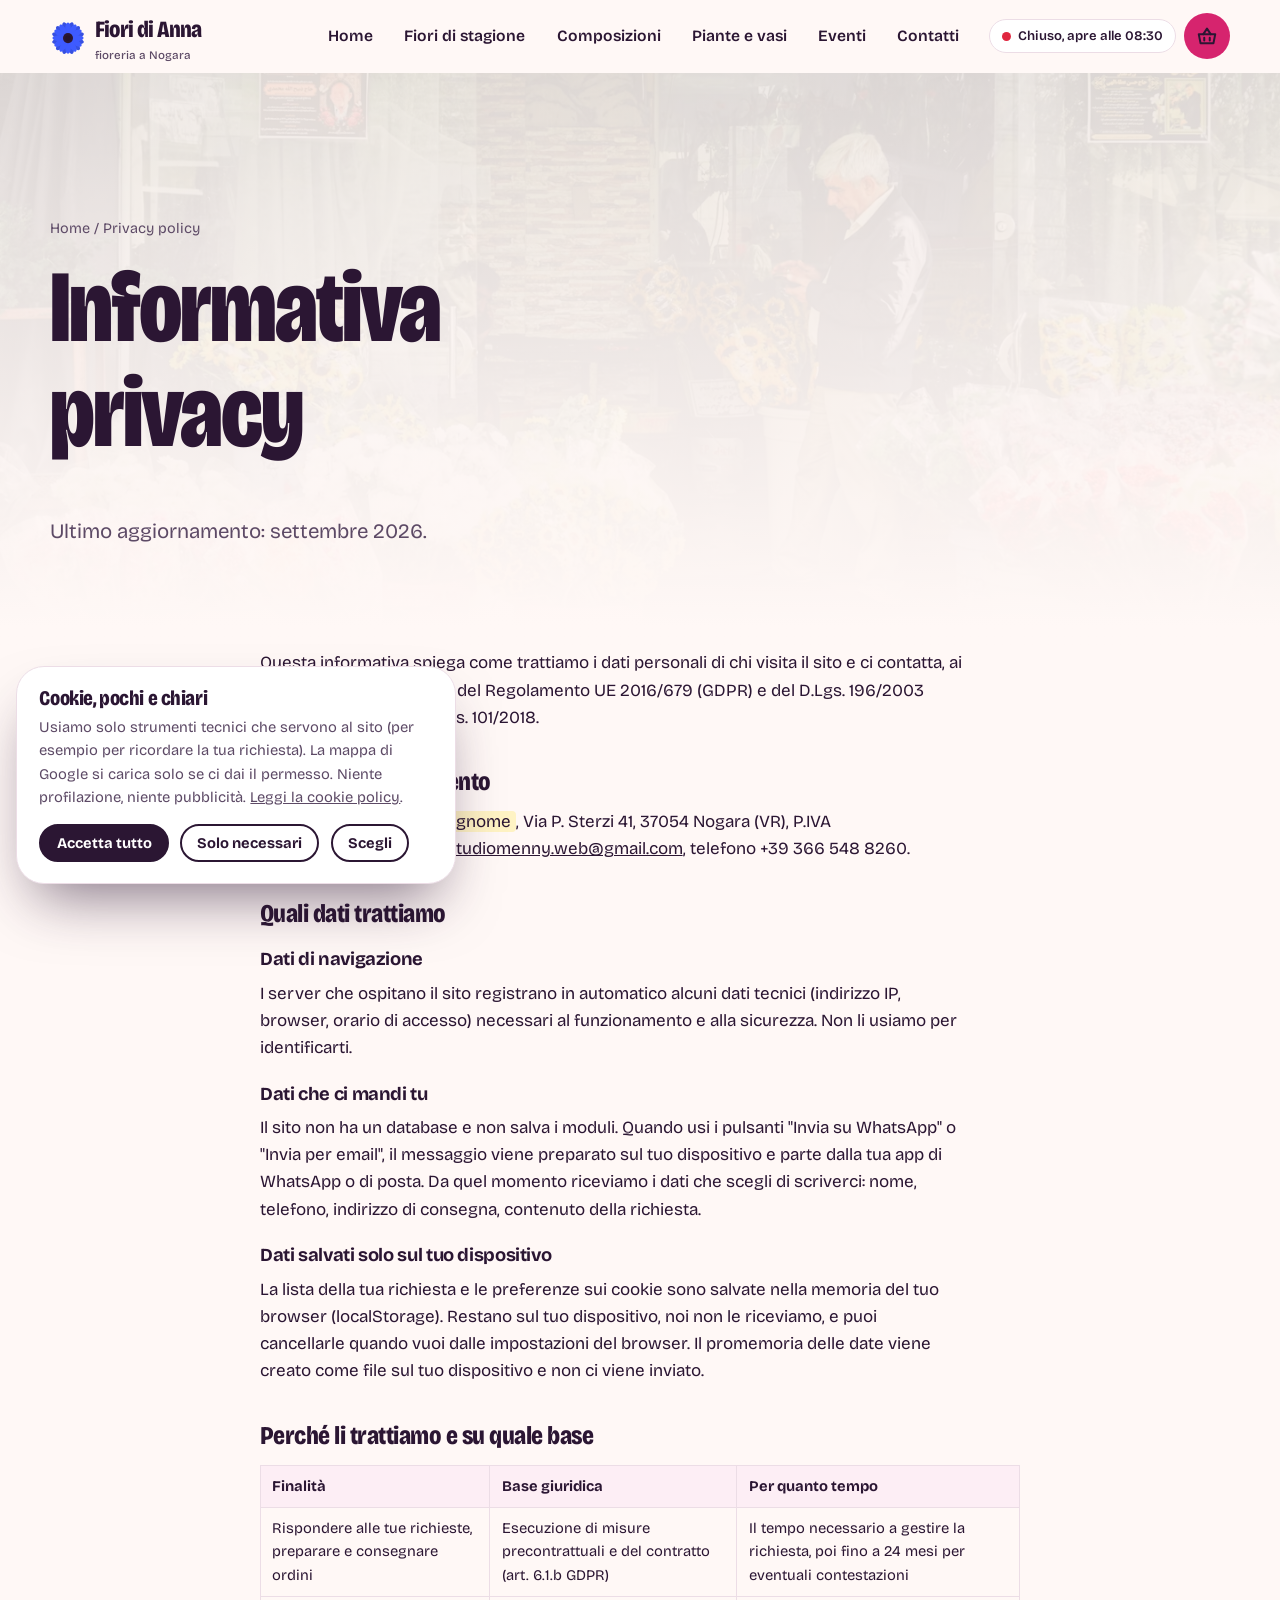
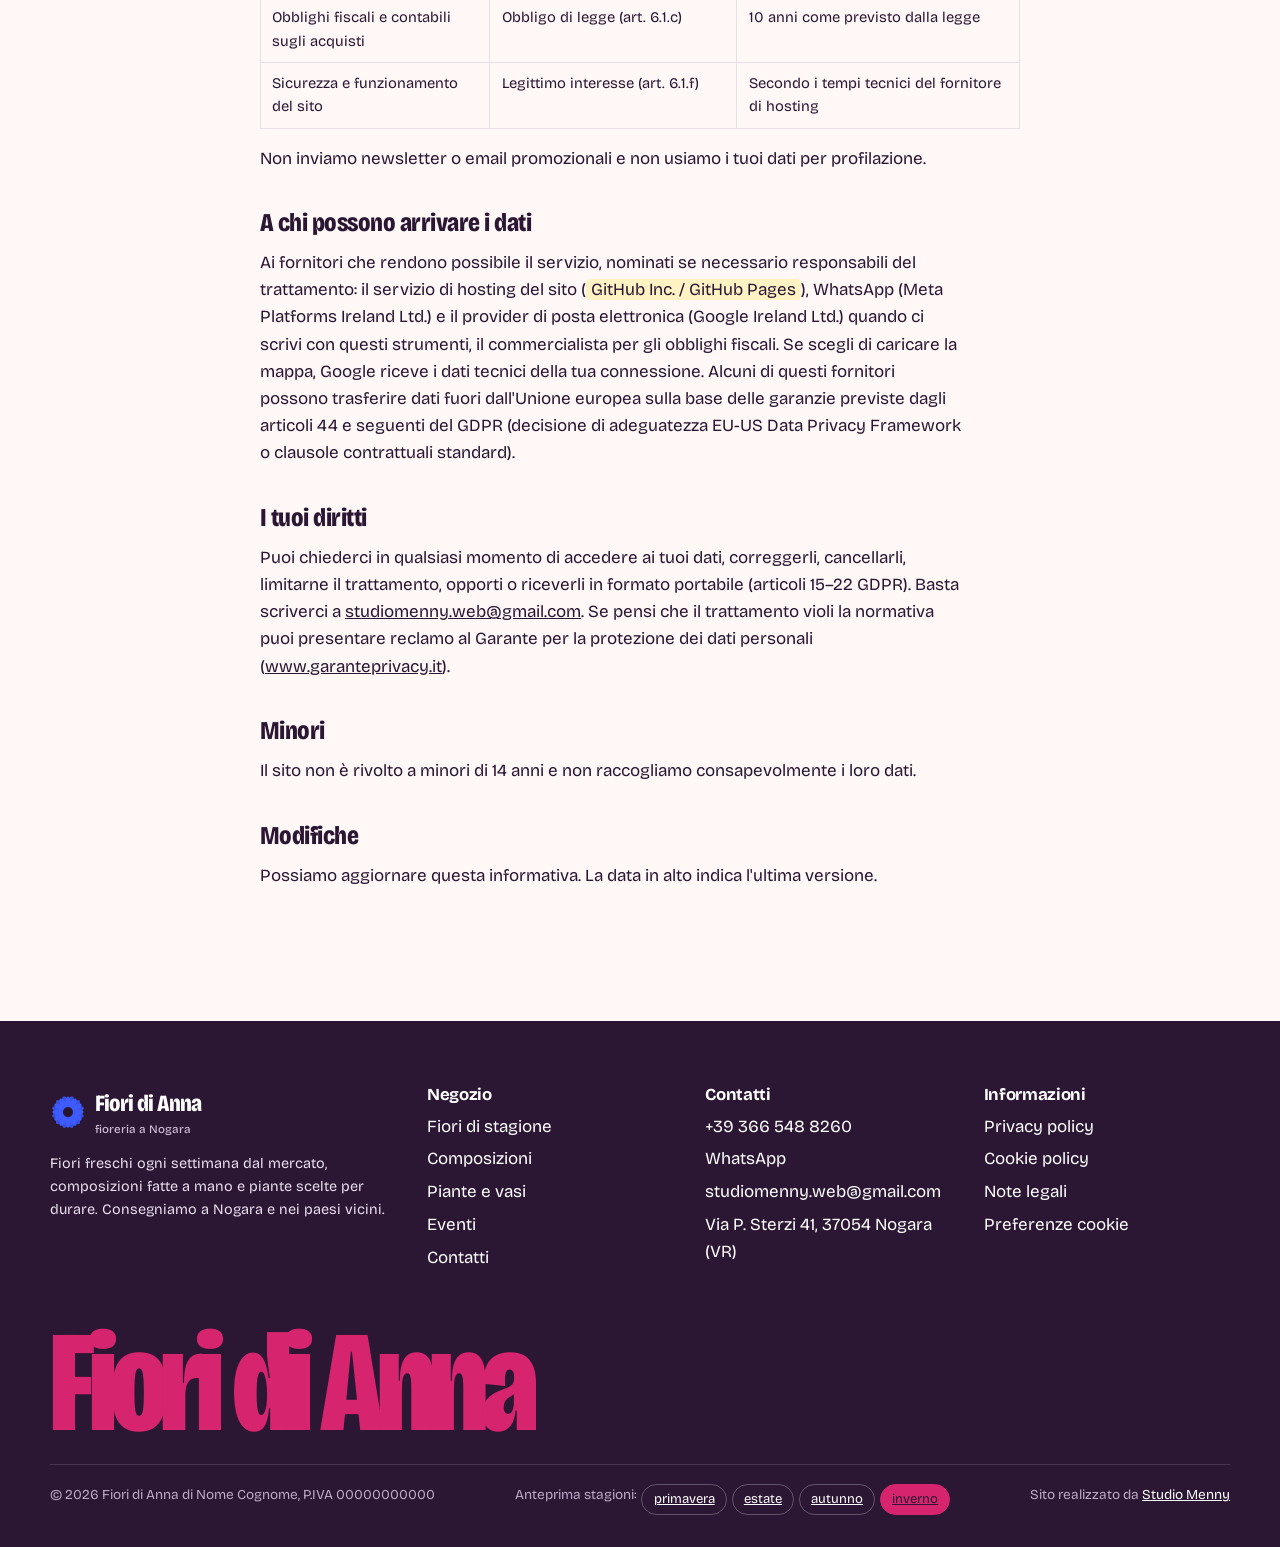
<file: privacy.html>
<!doctype html>
<html lang="it">
<head>
<meta charset="utf-8">
<meta name="viewport" content="width=device-width, initial-scale=1, viewport-fit=cover">
<title>Privacy policy | Fiori di Anna, Nogara</title>
<meta name="description" content="Privacy policy del sito di Fiori di Anna, fioreria a Nogara.">
<meta name="theme-color" content="#2b1633">
<meta property="og:type" content="website">
<meta property="og:title" content="Privacy policy | Fiori di Anna, Nogara">
<meta property="og:description" content="Privacy policy del sito di Fiori di Anna, fioreria a Nogara.">
<meta property="og:image" content="https://studiomenny.github.io/FIORI-DI-ANNA/img/og-image.jpg">
<meta property="og:url" content="https://studiomenny.github.io/FIORI-DI-ANNA/privacy.html">
<link rel="canonical" href="https://studiomenny.github.io/FIORI-DI-ANNA/privacy.html">
<meta property="og:site_name" content="Fiori di Anna">
<meta property="og:locale" content="it_IT">
<link rel="icon" href="img/favicon.svg" type="image/svg+xml">
<link rel="preload" href="fonts/bricolage.woff2" as="font" type="font/woff2" crossorigin>
<link rel="stylesheet" href="css/style.css?v=6">
</head>
<body data-page="legale">
<noscript><p style="padding:1rem;background:#fff3c4;margin:0">Per usare tutti gli strumenti del sito attiva JavaScript. Puoi comunque chiamarci al +39 366 548 8260 o scrivere a studiomenny.web@gmail.com.</p></noscript>
<main id="main">

<section class="page-hero" data-img="head-contatti.jpg">
  <div class="wrap">
    <p class="crumbs"><a href="index.html">Home</a> / Privacy policy</p>
    <h1>Informativa privacy</h1>
    <p class="lead">Ultimo aggiornamento: <span data-upd>settembre 2026</span>.</p>
    
  </div>
</section>
<section class="section" style="padding-top:0"><div class="wrap legal">
<p>Questa informativa spiega come trattiamo i dati personali di chi visita il sito e ci contatta, ai sensi degli articoli 13 e 14 del Regolamento UE 2016/679 (GDPR) e del D.Lgs. 196/2003 come modificato dal D.Lgs. 101/2018.</p>
<h2>Titolare del trattamento</h2>
<p>Fiori di Anna di <span class="fill">Nome Cognome</span>, Via P. Sterzi 41, 37054 Nogara (VR), P.IVA <span class="fill">00000000000</span>. Email: <a href="mailto:studiomenny.web@gmail.com">studiomenny.web@gmail.com</a>, telefono +39 366 548 8260.</p>
<h2>Quali dati trattiamo</h2>
<h3>Dati di navigazione</h3>
<p>I server che ospitano il sito registrano in automatico alcuni dati tecnici (indirizzo IP, browser, orario di accesso) necessari al funzionamento e alla sicurezza. Non li usiamo per identificarti.</p>
<h3>Dati che ci mandi tu</h3>
<p>Il sito non ha un database e non salva i moduli. Quando usi i pulsanti "Invia su WhatsApp" o "Invia per email", il messaggio viene preparato sul tuo dispositivo e parte dalla tua app di WhatsApp o di posta. Da quel momento riceviamo i dati che scegli di scriverci: nome, telefono, indirizzo di consegna, contenuto della richiesta.</p>
<h3>Dati salvati solo sul tuo dispositivo</h3>
<p>La lista della tua richiesta e le preferenze sui cookie sono salvate nella memoria del tuo browser (localStorage). Restano sul tuo dispositivo, noi non le riceviamo, e puoi cancellarle quando vuoi dalle impostazioni del browser. Il promemoria delle date viene creato come file sul tuo dispositivo e non ci viene inviato.</p>
<h2>Perché li trattiamo e su quale base</h2>
<table>
<tr><th>Finalità</th><th>Base giuridica</th><th>Per quanto tempo</th></tr>
<tr><td>Rispondere alle tue richieste, preparare e consegnare ordini</td><td>Esecuzione di misure precontrattuali e del contratto (art. 6.1.b GDPR)</td><td>Il tempo necessario a gestire la richiesta, poi fino a 24 mesi per eventuali contestazioni</td></tr>
<tr><td>Obblighi fiscali e contabili sugli acquisti</td><td>Obbligo di legge (art. 6.1.c)</td><td>10 anni come previsto dalla legge</td></tr>
<tr><td>Sicurezza e funzionamento del sito</td><td>Legittimo interesse (art. 6.1.f)</td><td>Secondo i tempi tecnici del fornitore di hosting</td></tr>
</table>
<p>Non inviamo newsletter o email promozionali e non usiamo i tuoi dati per profilazione.</p>
<h2>A chi possono arrivare i dati</h2>
<p>Ai fornitori che rendono possibile il servizio, nominati se necessario responsabili del trattamento: il servizio di hosting del sito (<span class="fill">GitHub Inc. / GitHub Pages</span>), WhatsApp (Meta Platforms Ireland Ltd.) e il provider di posta elettronica (Google Ireland Ltd.) quando ci scrivi con questi strumenti, il commercialista per gli obblighi fiscali. Se scegli di caricare la mappa, Google riceve i dati tecnici della tua connessione. Alcuni di questi fornitori possono trasferire dati fuori dall'Unione europea sulla base delle garanzie previste dagli articoli 44 e seguenti del GDPR (decisione di adeguatezza EU-US Data Privacy Framework o clausole contrattuali standard).</p>
<h2>I tuoi diritti</h2>
<p>Puoi chiederci in qualsiasi momento di accedere ai tuoi dati, correggerli, cancellarli, limitarne il trattamento, opporti o riceverli in formato portabile (articoli 15–22 GDPR). Basta scriverci a <a href="mailto:studiomenny.web@gmail.com">studiomenny.web@gmail.com</a>. Se pensi che il trattamento violi la normativa puoi presentare reclamo al Garante per la protezione dei dati personali (<a href="https://www.garanteprivacy.it" target="_blank" rel="noopener">www.garanteprivacy.it</a>).</p>
<h2>Minori</h2>
<p>Il sito non è rivolto a minori di 14 anni e non raccogliamo consapevolmente i loro dati.</p>
<h2>Modifiche</h2>
<p>Possiamo aggiornare questa informativa. La data in alto indica l'ultima versione.</p>
</div></section>
</main>
<script src="js/data.js?v=6" defer></script>
<script src="js/app.js?v=6" defer></script>
</body>
</html>
</file>
<file: css/style.css>
/* =========================================================
   FIORI DI ANNA — foglio di stile condiviso
   I colori d'accento cambiano da soli con la stagione
   (attributo data-season sull'<html>, impostato da app.js)
   ========================================================= */

@font-face {
  font-family: "Bricolage";
  src: url("../fonts/bricolage.woff2") format("woff2");
  font-weight: 200 800;
  font-stretch: 75% 100%;
  font-display: swap;
}
@font-face {
  font-family: "Caveat";
  src: url("../fonts/caveat.woff2") format("woff2");
  font-weight: 400;
  font-display: swap;
}

:root {
  --paper: #fff8f6;
  --paper-2: #ffffff;
  --ink: #2b1633;
  --ink-soft: #5d4a66;
  --line: #ecdde6;
  --leaf: #1f7a4d;
  --leaf-soft: #d9f4e3;
  --brand: #3e5bff;          /* blu fiordaliso: il colore del marchio */
  --kraft: #d9b98c;
  --kraft-dark: #a9824f;
  --wa: #1ea952;

  /* accenti di stagione (autunno di base) */
  --s1: #ff8a1f;
  --s2: #c7254e;
  --s3: #ffc53d;
  --s-tint: #fff0e3;

  --radius-l: 28px;
  --radius-m: 16px;
  --radius-s: 10px;
  --shadow: 0 18px 40px -22px rgba(43, 22, 51, .35);
  --wrap: min(1180px, 100% - 2.5rem);
  --ff: "Bricolage", "Segoe UI", system-ui, sans-serif;
  --ff-hand: "Caveat", "Segoe Print", cursive;
}

html[data-season="primavera"] { --s1: #ff5fa2; --s2: #1fb36b; --s3: #ffd21f; --s-tint: #ffeef6; }
html[data-season="estate"]    { --s1: #ffb400; --s2: #ff5a36; --s3: #19b6c9; --s-tint: #fff6db; }
html[data-season="autunno"]   { --s1: #ff8a1f; --s2: #c7254e; --s3: #ffc53d; --s-tint: #fff0e3; }
html[data-season="inverno"]   { --s1: #d6246e; --s2: #2f8f83; --s3: #7fb7ff; --s-tint: #fdeef5; }

*, *::before, *::after { box-sizing: border-box; }
html { scroll-behavior: smooth; -webkit-text-size-adjust: 100%; }
body {
  margin: 0;
  font-family: var(--ff);
  font-size: 1.0625rem;
  line-height: 1.6;
  color: var(--ink);
  background: var(--paper);
  font-variation-settings: "wdth" 100;
}
img { max-width: 100%; display: block; }
a { color: inherit; }
button, input, select, textarea { font: inherit; color: inherit; }
:focus-visible { outline: 3px solid var(--brand); outline-offset: 3px; border-radius: 6px; }
.sr-only { position: absolute; width: 1px; height: 1px; overflow: hidden; clip: rect(0 0 0 0); white-space: nowrap; }
.skip { position: absolute; left: 1rem; top: -4rem; background: var(--ink); color: #fff; padding: .6rem 1rem; border-radius: 8px; z-index: 100; }
.skip:focus { top: 1rem; }

.wrap { width: var(--wrap); margin-inline: auto; }

/* ---------- tipografia ---------- */
h1, h2, h3, h4 { margin: 0 0 .5em; line-height: 1.02; letter-spacing: -.02em; }
h1 { font-size: clamp(2.8rem, 8vw, 6.4rem); font-weight: 800; font-variation-settings: "wdth" 78; }
h2 { font-size: clamp(2rem, 4.6vw, 3.6rem); font-weight: 780; font-variation-settings: "wdth" 80; }
h3 { font-size: clamp(1.3rem, 2vw, 1.6rem); font-weight: 700; line-height: 1.15; }
p { margin: 0 0 1em; max-width: 64ch; }
.lead { font-size: clamp(1.1rem, 1.6vw, 1.3rem); color: var(--ink-soft); }
.hand { font-family: var(--ff-hand); font-weight: 400; letter-spacing: 0; }
.muted { color: var(--ink-soft); }
.small { font-size: .9rem; }

/* ---------- header ---------- */
.site-header {
  position: sticky; top: 0; z-index: 50;
  background: color-mix(in srgb, var(--paper) 86%, transparent);
  backdrop-filter: saturate(1.4) blur(12px);
  -webkit-backdrop-filter: saturate(1.4) blur(12px);
  border-bottom: 1px solid transparent;
  transition: border-color .3s;
}
.site-header.scrolled { border-color: var(--line); }
.header-inner { display: flex; align-items: center; gap: 1rem; height: 72px; }
.logo { display: flex; align-items: center; gap: .55rem; text-decoration: none; font-weight: 800; font-size: 1.45rem; letter-spacing: -.03em; font-variation-settings: "wdth" 80; }
.logo svg { width: 36px; height: 36px; flex: none; }
.logo small { display: block; font-weight: 500; font-size: .72rem; letter-spacing: 0; color: var(--ink-soft); line-height: 1; margin-top: 2px; font-variation-settings: "wdth" 100; }
.nav { margin-left: auto; display: flex; gap: .25rem; }
.nav a {
  text-decoration: none; font-weight: 600; font-size: .98rem;
  padding: .5rem .85rem; border-radius: 999px;
  transition: background .2s, color .2s;
}
.nav a:hover { background: var(--s-tint); }
.nav a[aria-current="page"] { background: var(--ink); color: #fff; }
.header-actions { display: flex; align-items: center; gap: .5rem; }
.open-pill {
  display: inline-flex; align-items: center; gap: .45rem;
  font-size: .82rem; font-weight: 600; padding: .35rem .75rem;
  border-radius: 999px; background: #fff; border: 1px solid var(--line); white-space: nowrap;
}
.open-pill i { width: 9px; height: 9px; border-radius: 50%; background: #aaa; }
.open-pill.is-open i { background: #1fb36b; box-shadow: 0 0 0 4px #1fb36b33; }
.open-pill.is-closed i { background: #e0263f; }
.basket-btn {
  position: relative; border: 0; cursor: pointer;
  width: 46px; height: 46px; border-radius: 50%;
  background: var(--s1); color: var(--ink); display: grid; place-items: center;
}
.basket-btn svg { width: 22px; height: 22px; }
.basket-btn b {
  position: absolute; top: -4px; right: -4px; min-width: 22px; height: 22px; padding: 0 5px;
  border-radius: 11px; background: var(--ink); color: #fff; font-size: .75rem; display: grid; place-items: center;
}
.basket-btn b:empty { display: none; }
.burger { display: none; border: 0; background: var(--ink); color: #fff; width: 46px; height: 46px; border-radius: 50%; cursor: pointer; }
.burger svg { width: 22px; height: 22px; margin: auto; }

@media (max-width: 980px) {
  .nav {
    position: fixed; inset: 72px 0 auto 0; flex-direction: column; gap: 0;
    background: var(--paper); padding: 1rem 1.25rem 2rem; border-bottom: 1px solid var(--line);
    transform: translateY(-120%); transition: transform .35s ease; z-index: 40;
  }
  .nav.open { transform: none; }
  .nav a { font-size: 1.6rem; font-weight: 750; padding: .55rem .5rem; border-radius: 12px; font-variation-settings: "wdth" 80; }
  .burger { display: grid; }
  .header-actions .open-pill { display: none; }
}

/* ---------- bottoni ---------- */
.btn {
  display: inline-flex; align-items: center; justify-content: center; gap: .5rem;
  padding: .85rem 1.35rem; border-radius: 999px; border: 2px solid var(--ink);
  background: var(--ink); color: #fff; font-weight: 700; text-decoration: none; cursor: pointer;
  transition: transform .15s, background .2s, color .2s;
  line-height: 1.1;
}
.btn:hover { transform: translateY(-2px); }
.btn:active { transform: translateY(0); }
.btn svg { width: 20px; height: 20px; flex: none; }
.btn-light { background: #fff; color: var(--ink); }
.btn-season { background: var(--s1); border-color: var(--s1); color: var(--ink); }
.btn-wa { background: var(--wa); border-color: var(--wa); color: #fff; }
.btn-ghost { background: transparent; color: var(--ink); }
.btn-sm { padding: .55rem .95rem; font-size: .92rem; }
.btn-row { display: flex; flex-wrap: wrap; gap: .7rem; }

/* ---------- etichetta prezzo "kraft" ---------- */
.tag {
  --h: 30px;
  position: relative; display: inline-flex; align-items: center;
  height: var(--h); padding: 0 .8rem 0 1.35rem;
  background: var(--kraft); color: var(--ink); font-weight: 750; font-size: .92rem;
  clip-path: polygon(12px 0, 100% 0, 100% 100%, 12px 100%, 0 50%);
  white-space: nowrap;
}
.tag::before {
  content: ""; position: absolute; left: 10px; top: 50%; width: 6px; height: 6px; margin-top: -3px;
  border-radius: 50%; background: var(--paper);
}
.tag-tilt { transform: rotate(-4deg); }

/* ---------- sezioni ---------- */
.section { padding: clamp(4rem, 9vw, 7.5rem) 0; }
.section-tint { background: var(--s-tint); }
.section-ink { background: var(--ink); color: #fff; }
.section-ink .muted, .section-ink .lead { color: #d9c9e2; }
.section-head { display: flex; flex-wrap: wrap; align-items: end; justify-content: space-between; gap: 1rem 2rem; margin-bottom: 2.5rem; }
.section-head p { margin: 0; }

/* ---------- intestazione pagina con foto sbiadita ---------- */
.page-hero {
  position: relative; overflow: hidden; isolation: isolate;
  padding: clamp(5rem, 12vw, 9rem) 0 clamp(3rem, 7vw, 5rem);
}
.page-hero::before {
  content: ""; position: absolute; inset: 0; z-index: -2;
  background-image: var(--img, none), radial-gradient(circle at 80% 20%, var(--s1), transparent 50%), radial-gradient(circle at 10% 90%, var(--s3), transparent 45%);
  background-size: cover; background-position: center;
  opacity: .28; filter: saturate(1.2);
}
.page-hero::after {
  content: ""; position: absolute; inset: 0; z-index: -1;
  background: linear-gradient(180deg, color-mix(in srgb, var(--paper) 40%, transparent), var(--paper) 96%);
}
.page-hero h1 { max-width: 14ch; }
.page-hero .lead { max-width: 52ch; }
.crumbs { font-size: .9rem; color: var(--ink-soft); margin-bottom: 1rem; }
.crumbs a { text-decoration: none; }

/* ---------- foto con ripiego colorato ---------- */
.ph {
  position: relative; overflow: hidden; border-radius: var(--radius-m);
  background-image: var(--img, none), var(--fb, linear-gradient(135deg, var(--s1), var(--s2)));
  background-size: cover; background-position: center;
  aspect-ratio: 4 / 3;
}
.ph-tall { aspect-ratio: 3 / 4; }
.ph-sq { aspect-ratio: 1; }
.ph-label {
  position: absolute; left: .8rem; bottom: .8rem;
}

/* ---------- entrata allo scorrimento ---------- */
.reveal { opacity: 0; transform: translateY(24px); transition: opacity .7s ease, transform .7s ease; }
.reveal.in { opacity: 1; transform: none; }

/* ---------- HOME: hero ---------- */
.hero { position: relative; padding: clamp(2rem, 5vw, 4rem) 0 clamp(3rem, 6vw, 5rem); overflow: hidden; }
.hero-grid { display: grid; grid-template-columns: 1.05fr .95fr; gap: 2rem; align-items: center; }
.hero h1 { font-size: clamp(3.2rem, 9.5vw, 8rem); line-height: .9; margin-bottom: .35em; }
.hero .lead { max-width: 40ch; }
.hero-stage {
  position: relative; aspect-ratio: 1 / 1.05; border-radius: 48% 52% 44% 56% / 55% 45% 55% 45%;
  background: radial-gradient(circle at 50% 45%, #fff 0 30%, var(--s-tint) 60%, color-mix(in srgb, var(--s1) 30%, var(--s-tint)) 100%);
}
#hero-bouquet svg { width: 100%; height: 100%; overflow: visible; }
.hero-note {
  position: absolute; right: 4%; bottom: 8%; transform: rotate(-5deg);
  background: #fff; padding: .7rem 1rem .8rem; border-radius: 6px; box-shadow: var(--shadow);
  font-family: var(--ff-hand); font-size: 1.45rem; line-height: 1.05; max-width: 15ch;
}
.hero-shuffle { position: absolute; left: 4%; bottom: 6%; }
.now-strip { margin-top: 1.8rem; display: flex; flex-wrap: wrap; gap: .45rem; align-items: center; }
.now-strip span.label { font-weight: 700; margin-right: .3rem; }
.chip {
  display: inline-flex; align-items: center; gap: .4rem;
  padding: .35rem .8rem .35rem .45rem; border-radius: 999px; background: #fff; border: 1px solid var(--line);
  font-size: .9rem; font-weight: 600; text-decoration: none; cursor: pointer;
}
.chip i { width: 16px; height: 16px; border-radius: 50%; background: var(--c, var(--s1)); }
button.chip[aria-pressed="true"] { background: var(--ink); color: #fff; border-color: var(--ink); }

@media (max-width: 860px) {
  .hero-grid { grid-template-columns: 1fr; }
  .hero-stage { max-width: 460px; width: 100%; margin: 0 auto; }
}

/* bouquet: fioritura iniziale */
.bloom { transform-box: fill-box; transform-origin: center; animation: bloom .7s cubic-bezier(.3,1.5,.5,1) both; animation-delay: var(--d, 0s); }
@keyframes bloom { from { transform: scale(0) rotate(-40deg); } to { transform: none; } }
.stem-draw { stroke-dasharray: 400; stroke-dashoffset: 400; animation: draw .9s ease forwards; animation-delay: var(--d, 0s); }
@keyframes draw { to { stroke-dashoffset: 0; } }

/* ---------- servizi in home ---------- */
.doors { display: grid; grid-template-columns: repeat(12, 1fr); gap: 1.1rem; }
.door {
  position: relative; grid-column: span 4; min-height: 330px; border-radius: var(--radius-l); overflow: hidden;
  text-decoration: none; color: #fff; display: flex; flex-direction: column; justify-content: flex-end; padding: 1.5rem;
  background-image: linear-gradient(180deg, transparent 30%, rgba(43,22,51,.85)), var(--img, none), var(--fb);
  background-size: cover; background-position: center;
  transition: transform .3s;
}
.door:hover { transform: translateY(-4px); }
.door h3 { font-size: clamp(1.6rem, 2.6vw, 2.2rem); margin-bottom: .2em; font-variation-settings: "wdth" 80; }
.door p { margin: 0; color: #f3e8f7; }
.door .tag { position: absolute; top: 1.2rem; right: 1.2rem; }
.door-wide { grid-column: span 8; }
@media (max-width: 860px) { .door, .door-wide { grid-column: span 12; min-height: 260px; } }

/* fiore del giorno */
.fotd { display: grid; grid-template-columns: auto 1fr; gap: 2rem; align-items: center; }
.fotd-art { width: clamp(160px, 22vw, 240px); aspect-ratio: 1; border-radius: 50%; background: #fff; display: grid; place-items: center; box-shadow: var(--shadow); }
.fotd-art svg { width: 78%; height: 78%; }
@media (max-width: 640px) { .fotd { grid-template-columns: 1fr; } }

/* occasioni rapide */
.occasions { display: flex; flex-wrap: wrap; gap: .6rem; margin: 1.4rem 0; }
.occasion-result { display: grid; grid-template-columns: repeat(auto-fill, minmax(140px, 1fr)); gap: 1rem; margin-top: 1rem; }
.mini-flower { text-align: center; font-weight: 650; font-size: .95rem; }
.mini-flower svg { background: #fff; border-radius: 50%; padding: 8px; box-shadow: 0 8px 18px -14px #2b1633; width: 100%; max-width: 110px; height: auto; aspect-ratio: 1; margin: 0 auto .3rem; display: block; }

/* recensioni */
.reviews { display: grid; grid-template-columns: repeat(auto-fit, minmax(240px, 1fr)); gap: 1.2rem; }
.review { background: #fff; color: var(--ink); padding: 1.5rem; border-radius: var(--radius-m); position: relative; }
.review:nth-child(odd) { transform: rotate(-1deg); }
.review:nth-child(even) { transform: rotate(1.2deg); }
.review p { font-size: 1.02rem; }
.review .stars { color: var(--s1); letter-spacing: 2px; }
.review b { display: block; }

/* ---------- PAGINA FIORI ---------- */
.months { display: flex; gap: .35rem; overflow-x: auto; padding-bottom: .5rem; scrollbar-width: thin; }
.months button {
  flex: none; border: 2px solid var(--line); background: #fff; border-radius: 999px;
  padding: .45rem .95rem; font-weight: 650; cursor: pointer; position: relative;
}
.months button[aria-pressed="true"] { background: var(--ink); color: #fff; border-color: var(--ink); }
.months button.today::after { content: ""; position: absolute; top: 4px; right: 6px; width: 7px; height: 7px; border-radius: 50%; background: var(--s1); }
.filters { display: flex; flex-wrap: wrap; gap: .5rem; margin: 1.2rem 0 2rem; align-items: center; }
.filters select { padding: .5rem .8rem; border-radius: 999px; border: 2px solid var(--line); background: #fff; }
.bench { display: grid; grid-template-columns: repeat(auto-fill, minmax(235px, 1fr)); gap: 1.4rem 1.1rem; }
.flower-card { position: relative; background: #fff; border-radius: 22px 22px 22px 6px; padding: 1rem 1.1rem 1.2rem; border: 1px solid var(--line); }
.flower-card .art { background: var(--s-tint); border-radius: 16px; aspect-ratio: 1.2; display: grid; place-items: center; margin-bottom: .8rem; }
.flower-card .art svg { width: 62%; height: auto; }
.flower-card .art, .fotd-art { background-image: var(--img, none); background-size: cover; background-position: center; }
.flower-card .art { aspect-ratio: 4 / 3; overflow: hidden; }
.flower-card .art.has-img svg, .fotd-art.has-img svg { display: none; }
.flower-card h3 { font-size: 1.25rem; margin-bottom: .15rem; }
.flower-card p { font-size: .93rem; color: var(--ink-soft); margin-bottom: .7rem; }
.flower-card .swatches { display: flex; gap: .3rem; margin-bottom: .8rem; }
.flower-card .swatches i { width: 18px; height: 18px; border-radius: 50%; background: var(--c); border: 1px solid #0002; }
.flower-card .badge { position: absolute; top: .8rem; left: .8rem; font-size: .78rem; font-weight: 700; padding: .2rem .6rem; border-radius: 999px; background: var(--ink); color: #fff; }
.flower-card .badge.new { background: var(--s2); }
.flower-card .badge.last { background: var(--s1); color: var(--ink); }
.flower-card .row { flex-wrap: wrap; display: flex; align-items: center; justify-content: space-between; gap: .5rem; }
.empty { padding: 2rem; border: 2px dashed var(--line); border-radius: var(--radius-m); text-align: center; }

/* calendario delle fioriture */
.calendar { position: relative; overflow-x: auto; border-radius: var(--radius-m); background: #fff; border: 1px solid var(--line); }
.calendar table { border-collapse: collapse; width: 100%; min-width: 720px; font-size: .9rem; }
.calendar th, .calendar td { padding: .38rem .3rem; text-align: center; }
.calendar th:first-child, .calendar td:first-child { text-align: left; padding-left: 1rem; white-space: nowrap; font-weight: 650; position: sticky; left: 0; background: #fff; }
.calendar thead th { font-weight: 700; color: var(--ink-soft); }
.calendar thead th.cur { color: var(--ink); background: var(--s-tint); }
.calendar .ini { display: none; }
.calendar td.on span { display: block; height: 14px; border-radius: 7px; background: var(--c); }
.calendar td.cur { background: var(--s-tint); }
.calendar tr + tr td { border-top: 1px solid #f3eaf0; }

/* ---------- CONFIGURATORE ---------- */
.builder { display: grid; grid-template-columns: 1fr 1fr; gap: 2rem; align-items: start; }
.builder-stage {
  position: sticky; top: 90px; border-radius: var(--radius-l); padding: 1rem;
  background: radial-gradient(circle at 50% 40%, #fff 0 35%, var(--s-tint) 75%);
  border: 1px solid var(--line);
}
.builder-stage #builder-svg svg { width: 100%; height: auto; display: block; }
.builder-total { display: flex; align-items: center; justify-content: space-between; gap: 1rem; padding: .8rem .5rem 0; flex-wrap: wrap; }
.builder-total .price { font-size: clamp(2rem, 4vw, 2.8rem); font-weight: 800; letter-spacing: -.03em; font-variation-settings: "wdth" 78; line-height: 1; }
.builder-total .price small { font-size: .9rem; font-weight: 500; color: var(--ink-soft); display: block; letter-spacing: 0; font-variation-settings: "wdth" 100; }
.step { border: 0; padding: 0; margin: 0 0 1.8rem; }
.step legend { font-weight: 750; font-size: 1.2rem; margin-bottom: .7rem; padding: 0; }
.step legend span { display: inline-grid; place-items: center; width: 28px; height: 28px; border-radius: 50%; background: var(--ink); color: #fff; font-size: .85rem; margin-right: .5rem; }
.opts { display: flex; flex-wrap: wrap; gap: .5rem; }
.opt { position: relative; }
.opt input { position: absolute; opacity: 0; inset: 0; cursor: pointer; }
.opt label {
  display: inline-flex; align-items: center; gap: .45rem; cursor: pointer;
  border: 2px solid var(--line); background: #fff; border-radius: 14px; padding: .55rem .85rem; font-weight: 600;
  transition: border-color .15s, background .15s;
}
.opt label small { color: var(--ink-soft); font-weight: 500; }
.opt input:checked + label { border-color: var(--ink); background: var(--ink); color: #fff; }
.opt input:checked + label small { color: #e7d9ef; }
.opt input:focus-visible + label { outline: 3px solid var(--brand); outline-offset: 2px; }
.opt .dots { display: inline-flex; }
.opt .dots i { width: 14px; height: 14px; border-radius: 50%; background: var(--c); margin-left: -4px; border: 2px solid #fff; }
.opt .dots i:first-child { margin-left: 0; }
.card-preview {
  margin-top: .8rem; background: #fffdf3; border: 1px solid #efe3b8; border-radius: 6px; padding: 1rem 1.2rem;
  font-family: var(--ff-hand); font-size: 1.6rem; line-height: 1.15; min-height: 90px; transform: rotate(-1deg);
  box-shadow: 0 10px 20px -16px #0006; white-space: pre-wrap; word-break: break-word;
}
textarea, input[type="text"], input[type="email"], input[type="tel"], input[type="date"], select.field {
  width: 100%; border: 2px solid var(--line); border-radius: 14px; padding: .7rem .9rem; background: #fff;
}
textarea:focus, input:focus, select:focus { border-color: var(--ink); outline: none; }
.mobile-only { display: none; }
@media (max-width: 900px) {
  .builder { display: block; }
  .builder > form { margin-top: 1.5rem; }
  .builder-stage { top: 76px; z-index: 5; padding: .5rem; background: radial-gradient(circle at 50% 40%, #fff 0 35%, var(--s-tint) 75%), var(--paper); box-shadow: var(--shadow); }
  .builder-stage #builder-svg svg { max-height: 30vh; }
  .builder-stage .stage-actions, .builder-stage .stage-note { display: none; }
  .builder-total { padding-top: .3rem; }
  .builder-total .price { font-size: 1.6rem; }
  .mobile-only { display: flex; }
}

/* listino composizioni */
.price-list { display: grid; grid-template-columns: repeat(auto-fill, minmax(290px, 1fr)); gap: 1.4rem; }
.comp { display: flex; flex-direction: column; }
.comp .ph { margin-bottom: 1rem; aspect-ratio: 5 / 4; }
.comp .ph .tag { position: absolute; top: 1rem; left: -2px; }
.comp h3 { margin-bottom: .3rem; }
.comp p { color: var(--ink-soft); font-size: .97rem; flex: 1; }

/* ---------- PIANTE ---------- */
.quiz { background: #fff; border-radius: var(--radius-l); padding: clamp(1.4rem, 3vw, 2.4rem); border: 1px solid var(--line); }
.quiz-grid { display: grid; grid-template-columns: repeat(auto-fit, minmax(220px, 1fr)); gap: 1.4rem; }
.plants { display: grid; grid-template-columns: repeat(auto-fill, minmax(250px, 1fr)); gap: 1.4rem; }
.plant { position: relative; }
.plant .ph { aspect-ratio: 4 / 5; margin-bottom: .8rem; --fb: linear-gradient(160deg, var(--leaf-soft), #b8ecc9); }
.plant .ph svg.leaf-fb { position: absolute; inset: 18% 22%; width: 56%; height: 64%; opacity: .55; }
.plant .ph.has-img svg.leaf-fb { display: none; }
.plant .ph .tag { position: absolute; top: 1rem; right: 0; }
.plant h3 { font-size: 1.2rem; margin-bottom: .2rem; }
.plant .meta { display: flex; flex-wrap: wrap; gap: .35rem; margin: .4rem 0 .7rem; }
.pill { font-size: .78rem; font-weight: 650; padding: .2rem .6rem; border-radius: 999px; background: var(--leaf-soft); color: var(--leaf); }
.pill.warn { background: #ffe8e8; color: #b0233a; }
.plant .match { position: absolute; top: .7rem; left: .7rem; background: var(--brand); color: #fff; font-weight: 750; font-size: .82rem; padding: .25rem .65rem; border-radius: 999px; }
.plant.dim { opacity: .35; }
.vases { display: grid; grid-template-columns: repeat(auto-fill, minmax(190px, 1fr)); gap: 1.1rem; }
.vase { background: #fff; border: 1px solid var(--line); border-radius: var(--radius-m); padding: .8rem; }
.vase .ph { aspect-ratio: 1; margin-bottom: .7rem; --fb: radial-gradient(circle at 50% 60%, var(--vc) 0 28%, color-mix(in srgb, var(--vc) 25%, #fff) 29%); }
.vase h3 { font-size: 1rem; margin-bottom: .5rem; }
.vase .row { display: flex; justify-content: space-between; align-items: center; gap: .4rem; }
.doctor { display: grid; grid-template-columns: .9fr 1.1fr; gap: 2rem; align-items: start; }
.doctor-list { display: flex; flex-direction: column; gap: .5rem; }
.doctor-list button {
  text-align: left; border: 2px solid #ffffff33; background: transparent; color: #fff; border-radius: 14px;
  padding: .8rem 1rem; font-weight: 650; cursor: pointer;
}
.doctor-list button[aria-pressed="true"] { background: var(--s1); color: var(--ink); border-color: var(--s1); }
.doctor-answer { background: #fff; color: var(--ink); border-radius: var(--radius-l); padding: 1.8rem; min-height: 100%; }
@media (max-width: 800px) { .doctor { grid-template-columns: 1fr; } }

/* ---------- EVENTI ---------- */
.split { display: grid; grid-template-columns: 1fr 1fr; gap: clamp(2rem, 5vw, 4rem); align-items: center; }
.split.flip > :first-child { order: 2; }
@media (max-width: 860px) { .split { grid-template-columns: 1fr; } .split.flip > :first-child { order: 0; } }
.checks { list-style: none; padding: 0; margin: 0 0 1.4rem; }
.checks li { padding-left: 1.8rem; position: relative; margin-bottom: .45rem; }
.checks li::before { content: ""; position: absolute; left: 0; top: .45em; width: 14px; height: 14px; border-radius: 50%; background: var(--s1); box-shadow: 0 0 0 4px var(--s-tint); }
.steps { counter-reset: s; display: grid; grid-template-columns: repeat(auto-fit, minmax(210px, 1fr)); gap: 1.2rem; }
.steps li { list-style: none; counter-increment: s; background: #fff; border-radius: var(--radius-m); padding: 1.3rem; border: 1px solid var(--line); }
.steps li::before { content: counter(s); display: grid; place-items: center; width: 38px; height: 38px; border-radius: 50%; background: var(--brand); color: #fff; font-weight: 800; margin-bottom: .7rem; }
.calm { background: #f4f1f7; }
.calm .btn-season { background: #fff; border-color: var(--ink); }
.moodboard { display: grid; grid-template-columns: repeat(auto-fit, minmax(150px, 1fr)); gap: .6rem; }
.mood { border: 0; cursor: pointer; border-radius: var(--radius-m); padding: 0; overflow: hidden; background: #fff; text-align: left; border: 2px solid var(--line); }
.mood[aria-pressed="true"] { border-color: var(--ink); }
.mood .bar { display: flex; height: 70px; }
.mood .bar i { flex: 1; background: var(--c); }
.mood span { display: block; padding: .6rem .8rem; font-weight: 650; }

/* ---------- CONTATTI ---------- */
.contact-grid { display: grid; grid-template-columns: 1.1fr .9fr; gap: 2rem; align-items: start; }
@media (max-width: 900px) { .contact-grid { grid-template-columns: 1fr; } }
.contact-cards { display: grid; grid-template-columns: repeat(auto-fit, minmax(250px, 1fr)); gap: 1rem; }
.ccard { display: flex; gap: .9rem; align-items: center; padding: 1.1rem 1.2rem; border-radius: var(--radius-m); background: #fff; border: 1px solid var(--line); text-decoration: none; }
.ccard svg { width: 42px; height: 42px; flex: none; padding: 9px; border-radius: 50%; background: var(--s-tint); }
.ccard b { display: block; }
.ccard span { font-size: .92rem; color: var(--ink-soft); word-break: break-word; }
.hours { width: 100%; border-collapse: collapse; }
.hours td { padding: .5rem 0; border-bottom: 1px solid var(--line); }
.hours td:last-child { text-align: right; font-weight: 650; }
.hours tr.today td { color: var(--brand); font-weight: 800; }
.map-box { border-radius: var(--radius-l); overflow: hidden; aspect-ratio: 16 / 10; background: var(--s-tint); position: relative; display: grid; place-items: center; text-align: center; padding: 1.5rem; }
.map-box iframe { position: absolute; inset: 0; width: 100%; height: 100%; border: 0; }
.panel { background: #fff; border: 1px solid var(--line); border-radius: var(--radius-l); padding: clamp(1.3rem, 3vw, 2rem); }
.form-grid { display: grid; grid-template-columns: 1fr 1fr; gap: 1rem; }
.form-grid .full { grid-column: 1 / -1; }
.form-grid label { font-weight: 650; font-size: .95rem; display: block; margin-bottom: .3rem; }
@media (max-width: 600px) { .form-grid { grid-template-columns: 1fr; } }
.result-box { margin-top: 1rem; padding: 1rem 1.2rem; border-radius: var(--radius-m); background: var(--s-tint); font-weight: 600; }
.check-row { display: flex; gap: .6rem; align-items: flex-start; font-size: .92rem; }
.check-row input { margin-top: .3rem; width: 18px; height: 18px; flex: none; }

/* ---------- cestino (richiesta) ---------- */
.drawer-bg { position: fixed; inset: 0; background: #2b163366; z-index: 80; opacity: 0; pointer-events: none; transition: opacity .3s; }
.drawer {
  position: fixed; top: 0; right: 0; bottom: 0; width: min(430px, 100%);
  overflow-y: auto; overscroll-behavior: contain; -webkit-overflow-scrolling: touch; background: var(--paper); z-index: 90;
  transform: translateX(105%); transition: transform .35s ease, visibility 0s .35s; visibility: hidden; display: flex; flex-direction: column;
  box-shadow: -20px 0 60px -30px #2b1633;
}
.drawer.open { transform: none; visibility: visible; transition: transform .35s ease; }
.drawer.open + .drawer-bg, .drawer-bg.show { opacity: 1; pointer-events: auto; }
.drawer header { display: flex; align-items: center; justify-content: space-between; padding: 1.2rem 1.4rem; border-bottom: 1px solid var(--line); }
.drawer header h2 { font-size: 1.7rem; margin: 0; }
.drawer .x { border: 0; background: var(--ink); color: #fff; width: 40px; height: 40px; border-radius: 50%; cursor: pointer; font-size: 1.2rem; }
.drawer-body { padding: 1rem 1.4rem 1.5rem; flex: 1 0 auto; }
.drawer-foot { position: sticky; bottom: 0; z-index: 2; box-shadow: 0 -12px 24px -18px #2b163366; flex: none; padding: 1rem 1.4rem calc(1rem + env(safe-area-inset-bottom, 0px)); border-top: 1px solid var(--line); background: #fff; }
.drawer header { flex: none; position: sticky; top: 0; z-index: 2; background: var(--paper); }
@media (max-width: 700px) { .drawer-foot .btn { padding: .75rem .8rem; font-size: .95rem; } .drawer-foot p { margin-bottom: .6rem !important; } }
.bitem { display: grid; grid-template-columns: 1fr auto; gap: .2rem .8rem; padding: .8rem 0; border-bottom: 1px dashed var(--line); }
.bitem small { color: var(--ink-soft); grid-column: 1; }
.bitem .qty { display: flex; align-items: center; gap: .3rem; grid-row: 1 / 3; grid-column: 2; }
.bitem .qty button { width: 30px; height: 30px; border-radius: 50%; border: 2px solid var(--line); background: #fff; cursor: pointer; font-weight: 800; }
.note-box { font-size: .88rem; background: var(--s-tint); padding: .8rem 1rem; border-radius: 12px; margin-bottom: 1rem; }

/* toast */
.toast {
  position: fixed; left: 50%; bottom: 90px; transform: translate(-50%, 30px); opacity: 0; z-index: 120;
  background: var(--ink); color: #fff; padding: .8rem 1.2rem; border-radius: 999px; font-weight: 650;
  transition: opacity .25s, transform .25s; pointer-events: none; max-width: calc(100% - 2rem); text-align: center;
}
.toast.show { opacity: 1; transform: translate(-50%, 0); }

/* barra rapida contatti (mobile) */
.quickbar {
  position: fixed; left: .75rem; right: .75rem; bottom: calc(.75rem + env(safe-area-inset-bottom, 0px)); z-index: 60;
  display: none; grid-template-columns: repeat(3, 1fr); gap: .4rem; background: var(--ink); padding: .4rem; border-radius: 999px;
  box-shadow: 0 14px 30px -10px #2b1633aa;
}
.quickbar a { display: flex; align-items: center; justify-content: center; gap: .35rem; color: #fff; text-decoration: none; font-weight: 700; font-size: .9rem; padding: .65rem .3rem; border-radius: 999px; }
.quickbar a:nth-child(2) { background: var(--wa); }
.quickbar svg { width: 18px; height: 18px; }
@media (max-width: 760px) { .quickbar { display: grid; } body { padding-bottom: 80px; } }

/* ---------- cookie ---------- */
.cookie {
  position: fixed; left: 1rem; bottom: 1rem; z-index: 110; width: min(440px, calc(100% - 2rem));
  background: #fff; border-radius: var(--radius-l); padding: 1.3rem 1.4rem; box-shadow: 0 30px 60px -20px #2b163399;
  border: 1px solid var(--line); display: none;
}
.cookie.show { display: block; }
.cookie h2 { font-size: 1.3rem; margin-bottom: .4rem; }
.cookie p { font-size: .92rem; color: var(--ink-soft); }
.cookie .prefs { display: none; margin: .8rem 0; font-size: .92rem; }
.cookie.expanded .prefs { display: block; }
.cookie .prefs label { display: flex; gap: .6rem; align-items: flex-start; margin-bottom: .6rem; }
.cookie .prefs input { margin-top: .3rem; width: 18px; height: 18px; }
@media (max-width: 760px) { .cookie { bottom: 5.5rem; } }

/* ---------- footer ---------- */
.site-footer { background: var(--ink); color: #eadff0; padding: 4rem 0 2rem; margin-top: 0; }
.site-footer a { color: #fff; }
.foot-grid { display: grid; grid-template-columns: 1.4fr 1fr 1fr 1fr; gap: 2rem; }
.foot-grid h3 { font-size: 1.05rem; color: #fff; }
.foot-grid ul { list-style: none; padding: 0; margin: 0; }
.foot-grid li { margin-bottom: .35rem; }
.foot-grid a { text-decoration: none; }
.foot-grid a:hover { text-decoration: underline; }
.foot-big { font-size: clamp(3rem, 12vw, 9rem); font-weight: 800; letter-spacing: -.05em; line-height: .8; font-variation-settings: "wdth" 75; color: var(--s1); margin: 3rem 0 1.5rem; }
.foot-bottom { display: flex; flex-wrap: wrap; justify-content: space-between; gap: 1rem; font-size: .85rem; color: #bda9c7; border-top: 1px solid #ffffff22; padding-top: 1.2rem; }
.foot-bottom button { background: none; border: 0; color: #fff; text-decoration: underline; cursor: pointer; padding: 0; font-size: .85rem; }
@media (max-width: 860px) { .foot-grid { grid-template-columns: 1fr 1fr; } }
@media (max-width: 520px) { .foot-grid { grid-template-columns: 1fr; } }

/* anteprima stagioni (solo dimostrazione) */
.season-switch { display: inline-flex; gap: .3rem; flex-wrap: wrap; }
.season-switch button { border: 1px solid #ffffff44; background: transparent; color: #fff; border-radius: 999px; padding: .25rem .7rem; cursor: pointer; font-size: .82rem; }
.season-switch button[aria-pressed="true"] { background: var(--s1); color: var(--ink); border-color: var(--s1); }

/* ---------- pagine legali ---------- */
.legal { max-width: 760px; }
.legal h2 { font-size: 1.6rem; margin-top: 2.4rem; }
.legal h3 { font-size: 1.15rem; margin-top: 1.4rem; }
.legal table { position: relative; width: 100%; border-collapse: collapse; font-size: .92rem; margin: 1rem 0; }
.legal th, .legal td { border: 1px solid var(--line); padding: .55rem .7rem; text-align: left; vertical-align: top; }
.legal th { background: var(--s-tint); }
.legal .fill { background: #fff3c4; padding: 0 .3rem; border-radius: 4px; }

/* =========================================================
   TELEFONO
   ========================================================= */
@media (max-width: 700px) {
  /* calendario: una riga per fiore, 12 caselle con l'iniziale del mese */
  .calendar { overflow: visible; background: transparent; border: 0; }
  .calendar table, .calendar tbody { display: block; min-width: 0; }
  .calendar thead { display: none; }
  .calendar tr { display: grid; grid-template-columns: repeat(12, 1fr); gap: 3px; padding: .7rem .8rem; background: #fff; border: 1px solid var(--line); border-radius: 14px; margin-bottom: .5rem; }
  .calendar tr + tr td { border-top: 0; }
  .calendar th:first-child, .calendar td:first-child { grid-column: 1 / -1; position: static; padding: 0 0 .35rem; background: none; }
  .calendar td { padding: 0; height: 24px; border-radius: 6px; display: grid; place-items: center; background: #f6f0f4; }
  .calendar td:first-child { display: block; height: auto; text-align: left; border-radius: 0; font-size: .95rem; }
  .calendar td.cur { box-shadow: inset 0 0 0 2px var(--ink); background: #f6f0f4; }
  .calendar td.on { background: var(--c); }
  .calendar td.on span:not(.sr-only) { display: none; }
  .calendar .ini { display: block; font-style: normal; font-size: .7rem; font-weight: 700; color: #b9a9c2; }
  .calendar td.on .ini { color: var(--t, #fff); }

  /* schede su due colonne */
  .bench, .plants, .vases { grid-template-columns: 1fr 1fr; gap: .8rem; }
  .flower-card { padding: .6rem .6rem .8rem; border-radius: 16px 16px 16px 4px; }
  .flower-card .art { margin-bottom: .5rem; }
  .flower-card h3 { font-size: 1rem; }
  .flower-card p { font-size: .8rem; line-height: 1.35; }
  .flower-card .swatches i { width: 14px; height: 14px; }
  .flower-card .badge { font-size: .68rem; top: .4rem; left: .4rem; }
  .flower-card .row { gap: .4rem; }
  .flower-card .row .btn, .plant .btn, .vase .btn { width: 100%; }
  .tag { --h: 26px; font-size: .8rem; padding: 0 .6rem 0 1.2rem; }
  .plant h3 { font-size: 1rem; }
  .plant .meta { gap: .25rem; }
  .pill { font-size: .68rem; padding: .15rem .45rem; }
  .plant .match { font-size: .7rem; top: .4rem; left: .4rem; }
  .plant p.small { font-size: .8rem; }
  .vase { padding: .5rem; }
  .vase h3 { font-size: .9rem; }
  .vase .row { flex-direction: column; align-items: stretch; }
  .comp .ph { aspect-ratio: 16 / 9; }
  .occasion-result { grid-template-columns: repeat(3, 1fr); gap: .6rem; }
  .mini-flower { font-size: .8rem; }

  /* mappa e intestazioni */
  .map-box { aspect-ratio: auto; min-height: 320px; }
  .page-hero { padding: 3.5rem 0 2.2rem; }
  .section { padding: 3.2rem 0; }
  .hero-note { font-size: 1.15rem; max-width: 16ch; right: 2%; bottom: 12%; padding: .5rem .7rem; }
  .hero-shuffle { bottom: 2%; }

  /* tabelle delle pagine legali: una scheda per riga */
  .legal table, .legal tbody, .legal tr, .legal td { display: block; width: 100%; }
  .legal tr:first-child { display: none; }
  .legal tr { border: 1px solid var(--line); border-radius: 12px; margin-bottom: .7rem; overflow: hidden; }
  .legal td { border: 0; border-bottom: 1px solid var(--line); overflow-wrap: anywhere; }
  .legal td:last-child { border-bottom: 0; }
  .legal td::before { content: attr(data-label); display: block; font-weight: 700; font-size: .78rem; color: var(--ink-soft); }
}

@media (prefers-reduced-motion: reduce) {
  *, *::before, *::after { animation-duration: .01ms !important; animation-iteration-count: 1 !important; transition-duration: .01ms !important; scroll-behavior: auto !important; }
  .reveal { opacity: 1; transform: none; }
  .stem-draw { stroke-dashoffset: 0; }
}
</file>
